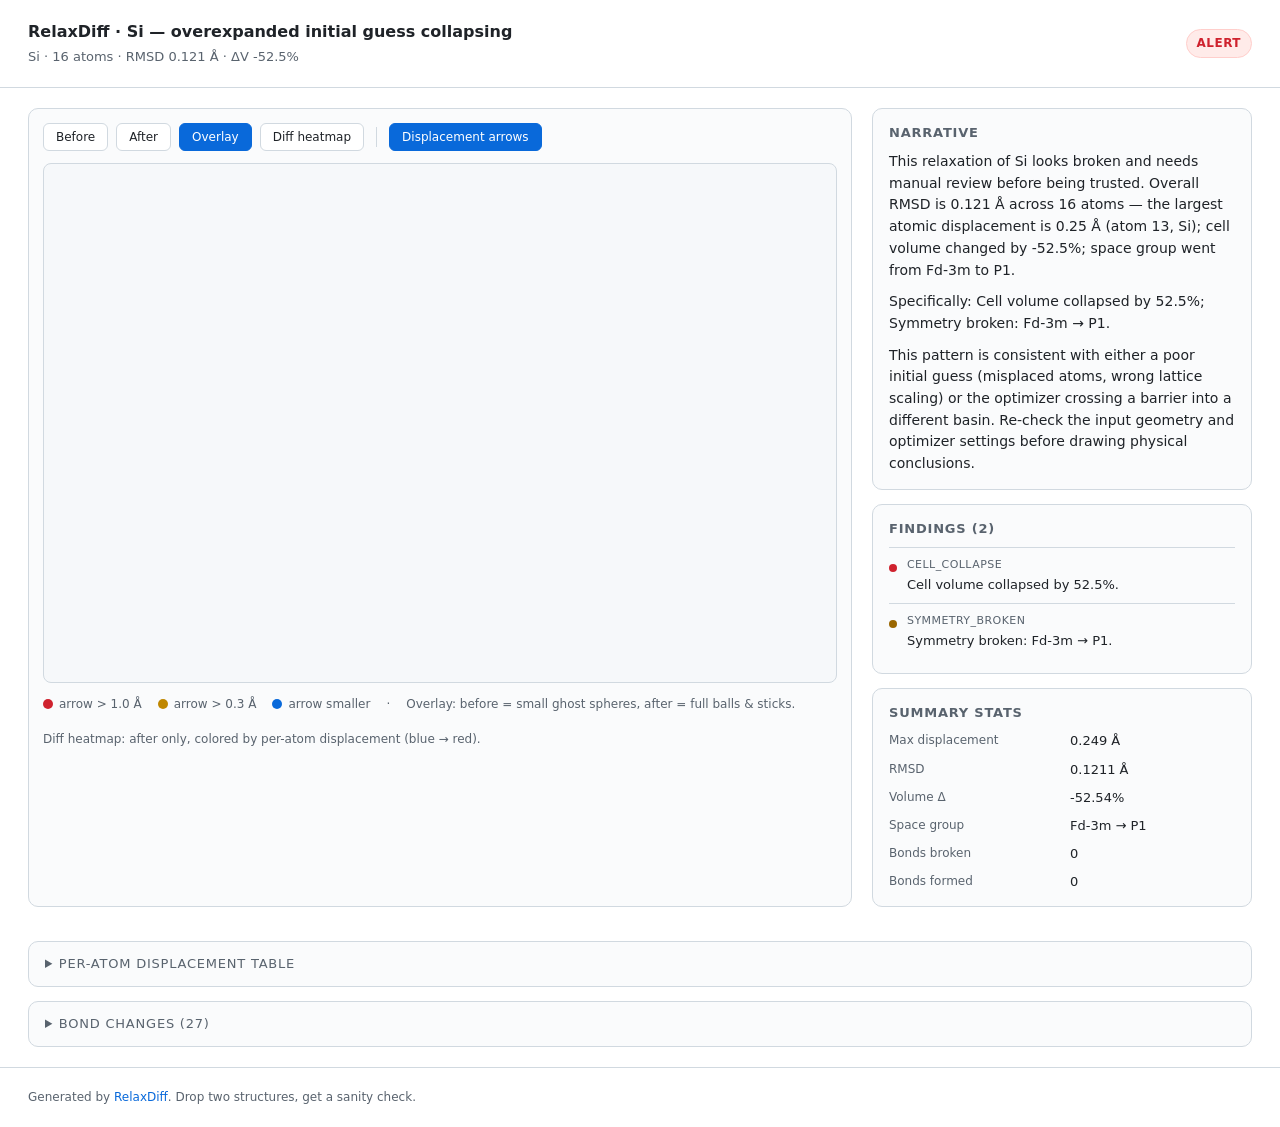
<file: docs/cases/collapse.html>
<!doctype html>
<html lang="en">
<head>
  <meta charset="utf-8" />
  <meta name="viewport" content="width=device-width, initial-scale=1" />
  <title>RelaxDiff · Si — overexpanded initial guess collapsing</title>
  <script src="https://3Dmol.org/build/3Dmol-min.js"></script>
  <style>:root {
  --bg: #ffffff;
  --panel: #fafbfc;
  --panel-2: #f0f3f6;
  --border: #d1d9e0;
  --text: #1f2328;
  --text-dim: #59636e;
  --accent: #0969da;
  --viewer-bg: #f6f8fa;

  --ok: #1a7f37;
  --info: #0969da;
  --warn: #9a6700;
  --alert: #cf222e;
}

* { box-sizing: border-box; }

body {
  margin: 0;
  font-family: -apple-system, BlinkMacSystemFont, "Inter", "SF Pro Text", system-ui, sans-serif;
  background: var(--bg);
  color: var(--text);
  font-size: 14px;
  line-height: 1.55;
}

header {
  padding: 20px 28px;
  border-bottom: 1px solid var(--border);
  display: flex;
  align-items: center;
  justify-content: space-between;
  background: var(--bg);
}

header .title { font-size: 16px; font-weight: 600; }
header .subtitle { color: var(--text-dim); font-size: 13px; margin-top: 2px; }

.severity-chip {
  display: inline-block;
  padding: 4px 10px;
  border-radius: 999px;
  font-size: 12px;
  font-weight: 600;
  text-transform: uppercase;
  letter-spacing: 0.04em;
  border: 1px solid transparent;
}
.severity-ok    { background: #dafbe1; color: var(--ok);    border-color: #aceebb; }
.severity-info  { background: #ddf4ff; color: var(--info);  border-color: #b6e3ff; }
.severity-warn  { background: #fff8c5; color: var(--warn);  border-color: #f0e2a3; }
.severity-alert { background: #ffebe9; color: var(--alert); border-color: #ffcecb; }

main {
  display: grid;
  grid-template-columns: 1fr 380px;
  gap: 20px;
  padding: 20px 28px;
  max-width: 1400px;
  margin: 0 auto;
}

@media (max-width: 980px) {
  main { grid-template-columns: 1fr; }
}

.viewer-card {
  background: var(--panel);
  border: 1px solid var(--border);
  border-radius: 10px;
  padding: 14px;
  display: flex;
  flex-direction: column;
  gap: 12px;
}

.viewer-controls {
  display: flex;
  gap: 8px;
  flex-wrap: wrap;
}

.viewer-controls button {
  background: #ffffff;
  color: var(--text);
  border: 1px solid var(--border);
  padding: 6px 12px;
  border-radius: 6px;
  font-size: 12px;
  cursor: pointer;
  font-family: inherit;
}
.viewer-controls button.active {
  background: var(--accent);
  border-color: var(--accent);
  color: #ffffff;
}
.viewer-controls button:hover:not(.active) { border-color: var(--accent); color: var(--accent); }

.viewer-controls .divider {
  width: 1px; background: var(--border); margin: 4px 4px; align-self: stretch;
}

#viewer {
  width: 100%;
  height: 520px;
  background: var(--viewer-bg);
  border-radius: 8px;
  position: relative;
  border: 1px solid var(--border);
}

.legend {
  display: flex;
  gap: 16px;
  font-size: 12px;
  color: var(--text-dim);
  flex-wrap: wrap;
}
.legend-dot {
  display: inline-block;
  width: 10px; height: 10px;
  border-radius: 50%;
  vertical-align: middle;
  margin-right: 6px;
}

.sidebar {
  display: flex;
  flex-direction: column;
  gap: 14px;
}

.card {
  background: var(--panel);
  border: 1px solid var(--border);
  border-radius: 10px;
  padding: 14px 16px;
}

.card h3 {
  margin: 0 0 8px;
  font-size: 13px;
  text-transform: uppercase;
  letter-spacing: 0.06em;
  color: var(--text-dim);
}

.narrative p { margin: 0 0 10px; }
.narrative p:last-child { margin-bottom: 0; }

.finding {
  display: flex;
  gap: 10px;
  align-items: flex-start;
  padding: 8px 0;
  border-top: 1px solid var(--border);
}
.finding:first-child { border-top: none; }
.finding .pill {
  flex-shrink: 0;
  width: 8px; height: 8px;
  border-radius: 50%;
  margin-top: 8px;
}
.finding .pill.ok    { background: var(--ok); }
.finding .pill.info  { background: var(--info); }
.finding .pill.warn  { background: var(--warn); }
.finding .pill.alert { background: var(--alert); }
.finding .body { flex: 1; }
.finding .rule { font-size: 11px; color: var(--text-dim); text-transform: uppercase; letter-spacing: 0.04em; }
.finding .short { font-size: 13px; margin-top: 2px; }

.stats {
  display: grid;
  grid-template-columns: 1fr 1fr;
  gap: 8px 16px;
}
.stat-label { color: var(--text-dim); font-size: 12px; }
.stat-value { font-size: 13px; font-variant-numeric: tabular-nums; }

details {
  background: var(--panel);
  border: 1px solid var(--border);
  border-radius: 10px;
  padding: 12px 16px;
  margin: 14px 28px;
  max-width: 1400px;
}
details summary {
  cursor: pointer;
  font-size: 13px;
  color: var(--text-dim);
  text-transform: uppercase;
  letter-spacing: 0.06em;
}
details[open] summary { margin-bottom: 10px; }

table {
  width: 100%;
  border-collapse: collapse;
  font-size: 12px;
  font-variant-numeric: tabular-nums;
}
table th, table td {
  text-align: left;
  padding: 6px 10px;
  border-bottom: 1px solid var(--border);
}
table th { color: var(--text-dim); font-weight: 500; }

footer {
  padding: 20px 28px;
  color: var(--text-dim);
  font-size: 12px;
  border-top: 1px solid var(--border);
  margin-top: 20px;
}
footer a { color: var(--accent); text-decoration: none; }</style>
</head>
<body>

<header>
  <div>
    <div class="title">RelaxDiff · Si — overexpanded initial guess collapsing</div>
    <div class="subtitle">
      Si · 16 atoms ·
      RMSD 0.121 Å ·
      ΔV -52.5%
    </div>
  </div>
  <div class="severity-chip severity-alert">
    alert
  </div>
</header>

<main>
  <section class="viewer-card">
    <div class="viewer-controls">
      <button data-mode="before">Before</button>
      <button data-mode="after">After</button>
      <button data-mode="overlay" class="active">Overlay</button>
      <button data-mode="diff">Diff heatmap</button>
      <span class="divider"></span>
      <button id="toggle-arrows" class="active">Displacement arrows</button>
    </div>
    <div id="viewer"></div>
    <div class="legend">
      <span><span class="legend-dot" style="background:#cf222e"></span>arrow &gt; 1.0 Å</span>
      <span><span class="legend-dot" style="background:#bf8700"></span>arrow &gt; 0.3 Å</span>
      <span><span class="legend-dot" style="background:#0969da"></span>arrow smaller</span>
      <span style="color: var(--text-dim);">·</span>
      <span style="color: var(--text-dim);">Overlay: before = small ghost spheres, after = full balls &amp; sticks.</span>
      <span style="color: var(--text-dim);">Diff heatmap: after only, colored by per-atom displacement (blue → red).</span>
    </div>
  </section>

  <aside class="sidebar">
    <div class="card narrative">
      <h3>Narrative</h3>
      <p>This relaxation of Si looks broken and needs manual review before being trusted. Overall RMSD is 0.121 Å across 16 atoms — the largest atomic displacement is 0.25 Å (atom 13, Si); cell volume changed by -52.5%; space group went from Fd-3m to P1.</p>
<p>Specifically: Cell volume collapsed by 52.5%; Symmetry broken: Fd-3m → P1.</p>
<p>This pattern is consistent with either a poor initial guess (misplaced atoms, wrong lattice scaling) or the optimizer crossing a barrier into a different basin. Re-check the input geometry and optimizer settings before drawing physical conclusions.</p>
    </div>

    <div class="card">
      <h3>Findings (2)</h3>
      
      <div class="finding">
        <div class="pill alert"></div>
        <div class="body">
          <div class="rule">cell_collapse</div>
          <div class="short">Cell volume collapsed by 52.5%.</div>
        </div>
      </div>
      
      <div class="finding">
        <div class="pill warn"></div>
        <div class="body">
          <div class="rule">symmetry_broken</div>
          <div class="short">Symmetry broken: Fd-3m → P1.</div>
        </div>
      </div>
      
    </div>

    <div class="card">
      <h3>Summary stats</h3>
      <div class="stats">
        <div class="stat-label">Max displacement</div>
        <div class="stat-value">0.249 Å</div>
        <div class="stat-label">RMSD</div>
        <div class="stat-value">0.1211 Å</div>
        <div class="stat-label">Volume Δ</div>
        <div class="stat-value">-52.54%</div>
        <div class="stat-label">Space group</div>
        <div class="stat-value">Fd-3m → P1</div>
        <div class="stat-label">Bonds broken</div>
        <div class="stat-value">0</div>
        <div class="stat-label">Bonds formed</div>
        <div class="stat-value">0</div>
      </div>
    </div>
  </aside>
</main>

<details>
  <summary>Per-atom displacement table</summary>
  <table>
    <thead>
      <tr>
        <th>#</th><th>Element</th><th>Displacement (Å)</th><th>CN before</th><th>CN after</th><th>ΔCN</th>
      </tr>
    </thead>
    <tbody>
      
      <tr>
        <td>0</td>
        <td>Si</td>
        <td>0.044</td>
        <td>4</td>
        <td>4</td>
        <td>—</td>
      </tr>
      
      <tr>
        <td>1</td>
        <td>Si</td>
        <td>0.164</td>
        <td>4</td>
        <td>4</td>
        <td>—</td>
      </tr>
      
      <tr>
        <td>2</td>
        <td>Si</td>
        <td>0.164</td>
        <td>4</td>
        <td>4</td>
        <td>—</td>
      </tr>
      
      <tr>
        <td>3</td>
        <td>Si</td>
        <td>0.091</td>
        <td>4</td>
        <td>4</td>
        <td>—</td>
      </tr>
      
      <tr>
        <td>4</td>
        <td>Si</td>
        <td>0.039</td>
        <td>4</td>
        <td>4</td>
        <td>—</td>
      </tr>
      
      <tr>
        <td>5</td>
        <td>Si</td>
        <td>0.163</td>
        <td>4</td>
        <td>4</td>
        <td>—</td>
      </tr>
      
      <tr>
        <td>6</td>
        <td>Si</td>
        <td>0.025</td>
        <td>4</td>
        <td>4</td>
        <td>—</td>
      </tr>
      
      <tr>
        <td>7</td>
        <td>Si</td>
        <td>0.023</td>
        <td>4</td>
        <td>4</td>
        <td>—</td>
      </tr>
      
      <tr>
        <td>8</td>
        <td>Si</td>
        <td>0.128</td>
        <td>4</td>
        <td>4</td>
        <td>—</td>
      </tr>
      
      <tr>
        <td>9</td>
        <td>Si</td>
        <td>0.101</td>
        <td>4</td>
        <td>4</td>
        <td>—</td>
      </tr>
      
      <tr>
        <td>10</td>
        <td>Si</td>
        <td>0.125</td>
        <td>4</td>
        <td>4</td>
        <td>—</td>
      </tr>
      
      <tr>
        <td>11</td>
        <td>Si</td>
        <td>0.066</td>
        <td>4</td>
        <td>4</td>
        <td>—</td>
      </tr>
      
      <tr>
        <td>12</td>
        <td>Si</td>
        <td>0.089</td>
        <td>4</td>
        <td>4</td>
        <td>—</td>
      </tr>
      
      <tr>
        <td>13</td>
        <td>Si</td>
        <td>0.249</td>
        <td>4</td>
        <td>4</td>
        <td>—</td>
      </tr>
      
      <tr>
        <td>14</td>
        <td>Si</td>
        <td>0.148</td>
        <td>4</td>
        <td>4</td>
        <td>—</td>
      </tr>
      
      <tr>
        <td>15</td>
        <td>Si</td>
        <td>0.059</td>
        <td>4</td>
        <td>4</td>
        <td>—</td>
      </tr>
      
    </tbody>
  </table>
</details>

<details>
  <summary>Bond changes (27)</summary>
  
  <table>
    <thead>
      <tr><th>i</th><th>j</th><th>Pair</th><th>Before (Å)</th><th>After (Å)</th><th>Δ (Å)</th><th>Kind</th></tr>
    </thead>
    <tbody>
      
      <tr>
        <td>0</td>
        <td>1</td>
        <td>Si–Si</td>
        <td>2.351</td>
        <td>1.589</td>
        <td>-0.762</td>
        <td>compressed</td>
      </tr>
      
      <tr>
        <td>0</td>
        <td>3</td>
        <td>Si–Si</td>
        <td>2.351</td>
        <td>1.965</td>
        <td>-0.387</td>
        <td>compressed</td>
      </tr>
      
      <tr>
        <td>0</td>
        <td>5</td>
        <td>Si–Si</td>
        <td>2.351</td>
        <td>1.808</td>
        <td>-0.544</td>
        <td>compressed</td>
      </tr>
      
      <tr>
        <td>0</td>
        <td>9</td>
        <td>Si–Si</td>
        <td>2.351</td>
        <td>1.811</td>
        <td>-0.540</td>
        <td>compressed</td>
      </tr>
      
      <tr>
        <td>1</td>
        <td>2</td>
        <td>Si–Si</td>
        <td>2.351</td>
        <td>1.920</td>
        <td>-0.431</td>
        <td>compressed</td>
      </tr>
      
      <tr>
        <td>1</td>
        <td>4</td>
        <td>Si–Si</td>
        <td>2.351</td>
        <td>1.739</td>
        <td>-0.612</td>
        <td>compressed</td>
      </tr>
      
      <tr>
        <td>1</td>
        <td>8</td>
        <td>Si–Si</td>
        <td>2.351</td>
        <td>1.933</td>
        <td>-0.418</td>
        <td>compressed</td>
      </tr>
      
      <tr>
        <td>2</td>
        <td>7</td>
        <td>Si–Si</td>
        <td>2.351</td>
        <td>1.788</td>
        <td>-0.563</td>
        <td>compressed</td>
      </tr>
      
      <tr>
        <td>2</td>
        <td>11</td>
        <td>Si–Si</td>
        <td>2.351</td>
        <td>1.727</td>
        <td>-0.624</td>
        <td>compressed</td>
      </tr>
      
      <tr>
        <td>3</td>
        <td>6</td>
        <td>Si–Si</td>
        <td>2.351</td>
        <td>1.690</td>
        <td>-0.661</td>
        <td>compressed</td>
      </tr>
      
      <tr>
        <td>3</td>
        <td>10</td>
        <td>Si–Si</td>
        <td>2.351</td>
        <td>1.914</td>
        <td>-0.437</td>
        <td>compressed</td>
      </tr>
      
      <tr>
        <td>4</td>
        <td>7</td>
        <td>Si–Si</td>
        <td>2.351</td>
        <td>1.994</td>
        <td>-0.357</td>
        <td>compressed</td>
      </tr>
      
      <tr>
        <td>4</td>
        <td>13</td>
        <td>Si–Si</td>
        <td>2.351</td>
        <td>1.845</td>
        <td>-0.506</td>
        <td>compressed</td>
      </tr>
      
      <tr>
        <td>5</td>
        <td>6</td>
        <td>Si–Si</td>
        <td>2.351</td>
        <td>1.895</td>
        <td>-0.456</td>
        <td>compressed</td>
      </tr>
      
      <tr>
        <td>5</td>
        <td>12</td>
        <td>Si–Si</td>
        <td>2.351</td>
        <td>1.529</td>
        <td>-0.822</td>
        <td>compressed</td>
      </tr>
      
      <tr>
        <td>6</td>
        <td>7</td>
        <td>Si–Si</td>
        <td>2.351</td>
        <td>1.754</td>
        <td>-0.597</td>
        <td>compressed</td>
      </tr>
      
      <tr>
        <td>6</td>
        <td>15</td>
        <td>Si–Si</td>
        <td>2.351</td>
        <td>1.914</td>
        <td>-0.438</td>
        <td>compressed</td>
      </tr>
      
      <tr>
        <td>7</td>
        <td>14</td>
        <td>Si–Si</td>
        <td>2.351</td>
        <td>1.773</td>
        <td>-0.578</td>
        <td>compressed</td>
      </tr>
      
      <tr>
        <td>8</td>
        <td>13</td>
        <td>Si–Si</td>
        <td>2.351</td>
        <td>1.639</td>
        <td>-0.712</td>
        <td>compressed</td>
      </tr>
      
      <tr>
        <td>9</td>
        <td>10</td>
        <td>Si–Si</td>
        <td>2.351</td>
        <td>1.783</td>
        <td>-0.569</td>
        <td>compressed</td>
      </tr>
      
      <tr>
        <td>9</td>
        <td>12</td>
        <td>Si–Si</td>
        <td>2.351</td>
        <td>1.775</td>
        <td>-0.576</td>
        <td>compressed</td>
      </tr>
      
      <tr>
        <td>10</td>
        <td>11</td>
        <td>Si–Si</td>
        <td>2.351</td>
        <td>1.813</td>
        <td>-0.539</td>
        <td>compressed</td>
      </tr>
      
      <tr>
        <td>10</td>
        <td>15</td>
        <td>Si–Si</td>
        <td>2.351</td>
        <td>1.775</td>
        <td>-0.576</td>
        <td>compressed</td>
      </tr>
      
      <tr>
        <td>11</td>
        <td>14</td>
        <td>Si–Si</td>
        <td>2.351</td>
        <td>1.990</td>
        <td>-0.362</td>
        <td>compressed</td>
      </tr>
      
      <tr>
        <td>12</td>
        <td>15</td>
        <td>Si–Si</td>
        <td>2.351</td>
        <td>1.706</td>
        <td>-0.645</td>
        <td>compressed</td>
      </tr>
      
      <tr>
        <td>13</td>
        <td>14</td>
        <td>Si–Si</td>
        <td>2.351</td>
        <td>1.697</td>
        <td>-0.655</td>
        <td>compressed</td>
      </tr>
      
      <tr>
        <td>14</td>
        <td>15</td>
        <td>Si–Si</td>
        <td>2.351</td>
        <td>1.912</td>
        <td>-0.440</td>
        <td>compressed</td>
      </tr>
      
    </tbody>
  </table>
  
</details>

<footer>
  Generated by <a href="https://github.com/zoe/relaxdiff">RelaxDiff</a>.
  Drop two structures, get a sanity check.
</footer>

<script id="relaxdiff-payload" type="application/json">{"title": "RelaxDiff \u00b7 Si \u2014 overexpanded initial guess collapsing", "narrative_html": "<p>This relaxation of Si looks broken and needs manual review before being trusted. Overall RMSD is 0.121 \u00c5 across 16 atoms \u2014 the largest atomic displacement is 0.25 \u00c5 (atom 13, Si); cell volume changed by -52.5%; space group went from Fd-3m to P1.</p>\n<p>Specifically: Cell volume collapsed by 52.5%; Symmetry broken: Fd-3m \u2192 P1.</p>\n<p>This pattern is consistent with either a poor initial guess (misplaced atoms, wrong lattice scaling) or the optimizer crossing a barrier into a different basin. Re-check the input geometry and optimizer settings before drawing physical conclusions.</p>", "diagnosis": {"findings": [{"rule": "cell_collapse", "severity": "alert", "short": "Cell volume collapsed by 52.5%.", "magnitude": -0.5254479999999998, "atoms_involved": [], "detail": {"volume_before": 320.2060139999999, "volume_after": 151.95440435572803}}, {"rule": "symmetry_broken", "severity": "warn", "short": "Symmetry broken: Fd-3m \u2192 P1.", "magnitude": 226.0, "atoms_involved": [], "detail": {"before": {"space_group_number": 227, "space_group_symbol": "Fd-3m", "point_group": "m-3m", "crystal_system": "cubic", "n_symmetry_ops": 384, "symprec": 0.2}, "after": {"space_group_number": 1, "space_group_symbol": "P1", "point_group": "1", "crystal_system": "triclinic", "n_symmetry_ops": 1, "symprec": 0.2}}}], "overall_severity": "alert", "summary_stats": {"max_displacement": 0.24882498392083616, "rmsd": 0.12108390348542526, "volume_change_frac": -0.5254479999999998, "space_group_before": 227, "space_group_after": 1, "bonds_broken": 0, "bonds_formed": 0, "n_atoms_moved_over_0p5A": 0}}, "geometry": {"per_atom": [{"index": 0, "element": "Si", "displacement": 0.04373811820388071, "displacement_vec": [-0.030338238134763138, 0.006356336670918628, -0.030857920782531346], "cn_before": 4, "cn_after": 4, "cn_change": 0}, {"index": 1, "element": "Si", "displacement": 0.1636253702748522, "displacement_vec": [-0.10845924989616194, -0.03584805573452907, -0.11715276270578717], "cn_before": 4, "cn_after": 4, "cn_change": 0}, {"index": 2, "element": "Si", "displacement": 0.16420055092623237, "displacement_vec": [-0.11191025004801276, -0.014536016810110129, -0.11927540012075283], "cn_before": 4, "cn_after": 4, "cn_change": 0}, {"index": 3, "element": "Si", "displacement": 0.09083076388593203, "displacement_vec": [0.058913059087797384, -0.015018534484131894, 0.06748275897567149], "cn_before": 4, "cn_after": 4, "cn_change": 0}, {"index": 4, "element": "Si", "displacement": 0.038506765300386915, "displacement_vec": [-0.015079235575460686, 0.020976472126018247, -0.02855477622929695], "cn_before": 4, "cn_after": 4, "cn_change": 0}, {"index": 5, "element": "Si", "displacement": 0.1631174619328077, "displacement_vec": [0.09320715471824016, 0.028969813037436853, 0.13069232046798682], "cn_before": 4, "cn_after": 4, "cn_change": 0}, {"index": 6, "element": "Si", "displacement": 0.024623764446473094, "displacement_vec": [0.012609984409943261, 0.00920533935715351, 0.019041528195394952], "cn_before": 4, "cn_after": 4, "cn_change": 0}, {"index": 7, "element": "Si", "displacement": 0.022675639627812796, "displacement_vec": [-0.01664952052827537, -0.002607250323491393, -0.01517169550378682], "cn_before": 4, "cn_after": 4, "cn_change": 0}, {"index": 8, "element": "Si", "displacement": 0.1277543443386922, "displacement_vec": [-0.07500364989420143, 0.0029652943415293966, -0.10337713494494462], "cn_before": 4, "cn_after": 4, "cn_change": 0}, {"index": 9, "element": "Si", "displacement": 0.1007742839341626, "displacement_vec": [0.06940451602219762, 0.009418042254999875, 0.07245529613665776], "cn_before": 4, "cn_after": 4, "cn_change": 0}, {"index": 10, "element": "Si", "displacement": 0.12473623799977213, "displacement_vec": [-0.09291086026908292, 0.0007801799297009285, -0.08322314842441395], "cn_before": 4, "cn_after": 4, "cn_change": 0}, {"index": 11, "element": "Si", "displacement": 0.06643536890389903, "displacement_vec": [-0.05516151319353833, -0.016755607083495796, -0.033016894688322175], "cn_before": 4, "cn_after": 4, "cn_change": 0}, {"index": 12, "element": "Si", "displacement": 0.0886292071120103, "displacement_vec": [-0.0595648535419071, -0.006552931352534009, -0.06530102347225311], "cn_before": 4, "cn_after": 4, "cn_change": 0}, {"index": 13, "element": "Si", "displacement": 0.24882498392083616, "displacement_vec": [0.1785402045907285, 0.014847118130611826, 0.17267550796543452], "cn_before": 4, "cn_after": 4, "cn_change": 0}, {"index": 14, "element": "Si", "displacement": 0.14767825369701978, "displacement_vec": [0.10435072385539305, -0.01669119624914498, 0.10315617777733611], "cn_before": 4, "cn_after": 4, "cn_change": 0}, {"index": 15, "element": "Si", "displacement": 0.05869216375006706, "displacement_vec": [0.04805172839710174, 0.014490996189067292, 0.030427167353605067], "cn_before": 4, "cn_after": 4, "cn_change": 0}], "bond_changes": [{"i": 0, "j": 1, "element_i": "Si", "element_j": "Si", "length_before": 2.351258971274751, "length_after": 1.5894036586053746, "delta": -0.7618553126693763, "kind": "compressed"}, {"i": 0, "j": 3, "element_i": "Si", "element_j": "Si", "length_before": 2.351258971274751, "length_after": 1.9645656892022831, "delta": -0.3866932820724678, "kind": "compressed"}, {"i": 0, "j": 5, "element_i": "Si", "element_j": "Si", "length_before": 2.351258971274751, "length_after": 1.807533086784916, "delta": -0.5437258844898349, "kind": "compressed"}, {"i": 0, "j": 9, "element_i": "Si", "element_j": "Si", "length_before": 2.351258971274751, "length_after": 1.8112219959855542, "delta": -0.5400369752891967, "kind": "compressed"}, {"i": 1, "j": 2, "element_i": "Si", "element_j": "Si", "length_before": 2.351258971274751, "length_after": 1.9200175195642661, "delta": -0.4312414517104848, "kind": "compressed"}, {"i": 1, "j": 4, "element_i": "Si", "element_j": "Si", "length_before": 2.351258971274751, "length_after": 1.7388458365965693, "delta": -0.6124131346781816, "kind": "compressed"}, {"i": 1, "j": 8, "element_i": "Si", "element_j": "Si", "length_before": 2.351258971274751, "length_after": 1.9331698190607374, "delta": -0.41808915221401355, "kind": "compressed"}, {"i": 2, "j": 7, "element_i": "Si", "element_j": "Si", "length_before": 2.351258971274751, "length_after": 1.7880127116828786, "delta": -0.5632462595918724, "kind": "compressed"}, {"i": 2, "j": 11, "element_i": "Si", "element_j": "Si", "length_before": 2.351258971274751, "length_after": 1.727334373728271, "delta": -0.62392459754648, "kind": "compressed"}, {"i": 3, "j": 6, "element_i": "Si", "element_j": "Si", "length_before": 2.351258971274751, "length_after": 1.6902542145985189, "delta": -0.661004756676232, "kind": "compressed"}, {"i": 3, "j": 10, "element_i": "Si", "element_j": "Si", "length_before": 2.351258971274751, "length_after": 1.9144840938491041, "delta": -0.4367748774256468, "kind": "compressed"}, {"i": 4, "j": 7, "element_i": "Si", "element_j": "Si", "length_before": 2.351258971274751, "length_after": 1.9939458282409512, "delta": -0.3573131430337997, "kind": "compressed"}, {"i": 4, "j": 13, "element_i": "Si", "element_j": "Si", "length_before": 2.351258971274751, "length_after": 1.845118748356158, "delta": -0.506140222918593, "kind": "compressed"}, {"i": 5, "j": 6, "element_i": "Si", "element_j": "Si", "length_before": 2.351258971274751, "length_after": 1.8950175793341937, "delta": -0.45624139194055724, "kind": "compressed"}, {"i": 5, "j": 12, "element_i": "Si", "element_j": "Si", "length_before": 2.351258971274751, "length_after": 1.5291050324515245, "delta": -0.8221539388232264, "kind": "compressed"}, {"i": 6, "j": 7, "element_i": "Si", "element_j": "Si", "length_before": 2.351258971274751, "length_after": 1.754276047317014, "delta": -0.5969829239577369, "kind": "compressed"}, {"i": 6, "j": 15, "element_i": "Si", "element_j": "Si", "length_before": 2.351258971274751, "length_after": 1.913674596548688, "delta": -0.4375843747260628, "kind": "compressed"}, {"i": 7, "j": 14, "element_i": "Si", "element_j": "Si", "length_before": 2.351258971274751, "length_after": 1.7731385793254877, "delta": -0.5781203919492632, "kind": "compressed"}, {"i": 8, "j": 13, "element_i": "Si", "element_j": "Si", "length_before": 2.351258971274751, "length_after": 1.6390700809182204, "delta": -0.7121888903565305, "kind": "compressed"}, {"i": 9, "j": 10, "element_i": "Si", "element_j": "Si", "length_before": 2.351258971274751, "length_after": 1.7826414888343485, "delta": -0.5686174824404024, "kind": "compressed"}, {"i": 9, "j": 12, "element_i": "Si", "element_j": "Si", "length_before": 2.351258971274751, "length_after": 1.7749288022437975, "delta": -0.5763301690309535, "kind": "compressed"}, {"i": 10, "j": 11, "element_i": "Si", "element_j": "Si", "length_before": 2.351258971274751, "length_after": 1.8126613797454079, "delta": -0.5385975915293431, "kind": "compressed"}, {"i": 10, "j": 15, "element_i": "Si", "element_j": "Si", "length_before": 2.351258971274751, "length_after": 1.7748036652630401, "delta": -0.5764553060117108, "kind": "compressed"}, {"i": 11, "j": 14, "element_i": "Si", "element_j": "Si", "length_before": 2.351258971274751, "length_after": 1.989616745244434, "delta": -0.3616422260303169, "kind": "compressed"}, {"i": 12, "j": 15, "element_i": "Si", "element_j": "Si", "length_before": 2.351258971274751, "length_after": 1.7060669065136214, "delta": -0.6451920647611296, "kind": "compressed"}, {"i": 13, "j": 14, "element_i": "Si", "element_j": "Si", "length_before": 2.351258971274751, "length_after": 1.6965438173489373, "delta": -0.6547151539258136, "kind": "compressed"}, {"i": 14, "j": 15, "element_i": "Si", "element_j": "Si", "length_before": 2.351258971274751, "length_after": 1.911631140685174, "delta": -0.4396278305895769, "kind": "compressed"}], "cell": {"a_before": 7.679179643685906, "a_after": 5.989760122075007, "b_before": 7.679179643685906, "b_after": 5.989760122075007, "c_before": 7.679179643685906, "c_after": 5.989760122075007, "alpha_before": 60.00000000000001, "alpha_after": 59.99999999999999, "beta_before": 60.00000000000001, "beta_after": 59.99999999999999, "gamma_before": 60.00000000000001, "gamma_after": 59.99999999999999, "volume_before": 320.2060139999999, "volume_after": 151.95440435572803, "volume_change_frac": -0.5254479999999998}, "strain": [[-0.21999999999999997, 0.0, 0.0], [0.0, -0.21999999999999997, 0.0], [0.0, 0.0, -0.21999999999999997]], "rotation": [[0.0, -1.9767751103098082e-17, 1.0], [-1.976775110309808e-17, -1.0, -1.9767751103098082e-17], [1.0, -1.976775110309808e-17, 0.0]], "rmsd": 0.12108390348542526, "max_displacement": 0.24882498392083616, "max_displacement_index": 13, "formula": "Si", "n_atoms": 16}, "symmetry": {"before": {"space_group_number": 227, "space_group_symbol": "Fd-3m", "point_group": "m-3m", "crystal_system": "cubic", "n_symmetry_ops": 384, "symprec": 0.2}, "after": {"space_group_number": 1, "space_group_symbol": "P1", "point_group": "1", "crystal_system": "triclinic", "n_symmetry_ops": 1, "symprec": 0.2}, "space_group_changed": true, "direction": "broken", "tolerance_scan": [{"symprec": 0.001, "before_sg": 227, "after_sg": 1, "before_symbol": "Fd-3m", "after_symbol": "P1", "changed": true}, {"symprec": 0.01, "before_sg": 227, "after_sg": 1, "before_symbol": "Fd-3m", "after_symbol": "P1", "changed": true}, {"symprec": 0.05, "before_sg": 227, "after_sg": 1, "before_symbol": "Fd-3m", "after_symbol": "P1", "changed": true}, {"symprec": 0.1, "before_sg": 227, "after_sg": 1, "before_symbol": "Fd-3m", "after_symbol": "P1", "changed": true}, {"symprec": 0.2, "before_sg": 227, "after_sg": 1, "before_symbol": "Fd-3m", "after_symbol": "P1", "changed": true}]}, "before_cif": "# generated using pymatgen\ndata_Si\n_symmetry_space_group_name_H-M   'P 1'\n_cell_length_a   7.67917964\n_cell_length_b   7.67917964\n_cell_length_c   7.67917964\n_cell_angle_alpha   60.00000000\n_cell_angle_beta   60.00000000\n_cell_angle_gamma   60.00000000\n_symmetry_Int_Tables_number   1\n_chemical_formula_structural   Si\n_chemical_formula_sum   Si16\n_cell_volume   320.20601400\n_cell_formula_units_Z   16\nloop_\n _symmetry_equiv_pos_site_id\n _symmetry_equiv_pos_as_xyz\n  1  'x, y, z'\nloop_\n _atom_site_type_symbol\n _atom_site_label\n _atom_site_symmetry_multiplicity\n _atom_site_fract_x\n _atom_site_fract_y\n _atom_site_fract_z\n _atom_site_occupancy\n  Si  Si0  1  0.00000000  0.00000000  0.00000000  1\n  Si  Si1  1  0.12500000  0.12500000  0.12500000  1\n  Si  Si2  1  0.00000000  0.00000000  0.50000000  1\n  Si  Si3  1  0.12500000  0.12500000  0.62500000  1\n  Si  Si4  1  -0.00000000  0.50000000  0.00000000  1\n  Si  Si5  1  0.12500000  0.62500000  0.12500000  1\n  Si  Si6  1  0.00000000  0.50000000  0.50000000  1\n  Si  Si7  1  0.12500000  0.62500000  0.62500000  1\n  Si  Si8  1  0.50000000  0.00000000  0.00000000  1\n  Si  Si9  1  0.62500000  0.12500000  0.12500000  1\n  Si  Si10  1  0.50000000  0.00000000  0.50000000  1\n  Si  Si11  1  0.62500000  0.12500000  0.62500000  1\n  Si  Si12  1  0.50000000  0.50000000  0.00000000  1\n  Si  Si13  1  0.62500000  0.62500000  0.12500000  1\n  Si  Si14  1  0.50000000  0.50000000  0.50000000  1\n  Si  Si15  1  0.62500000  0.62500000  0.62500000  1\n", "after_cif": "# generated using pymatgen\ndata_Si\n_symmetry_space_group_name_H-M   'P 1'\n_cell_length_a   5.98976012\n_cell_length_b   5.98976012\n_cell_length_c   5.98976012\n_cell_angle_alpha   60.00000000\n_cell_angle_beta   60.00000000\n_cell_angle_gamma   60.00000000\n_symmetry_Int_Tables_number   1\n_chemical_formula_structural   Si\n_chemical_formula_sum   Si16\n_cell_volume   151.95440436\n_cell_formula_units_Z   16\nloop_\n _symmetry_equiv_pos_site_id\n _symmetry_equiv_pos_as_xyz\n  1  'x, y, z'\nloop_\n _atom_site_type_symbol\n _atom_site_label\n _atom_site_symmetry_multiplicity\n _atom_site_fract_x\n _atom_site_fract_y\n _atom_site_fract_z\n _atom_site_occupancy\n  Si  Si_12  1  0.00488586  -0.01165236  0.00575592  1\n  Si  Si_15  1  0.08771424  0.13166619  0.10226892  1\n  Si  Si_14  1  -0.01833347  -0.01175079  0.49399727  1\n  Si  Si_9  1  0.11960168  0.15064916  0.60525428  1\n  Si  Si_16  1  0.00627903  0.47792613  0.02883979  1\n  Si  Si_11  1  0.18062948  0.62391441  0.11787180  1\n  Si  Si_10  1  0.01308964  0.49556893  0.50232195  1\n  Si  Si_13  1  0.12405456  0.62389025  0.62158038  1\n  Si  Si_8  1  0.47873080  -0.02093785  0.02623370  1\n  Si  Si_3  1  0.63543765  0.13179323  0.13033004  1\n  Si  Si_2  1  0.50876268  -0.01887624  0.49254350  1\n  Si  Si_5  1  0.62951114  0.12990302  0.59243661  1\n  Si  Si_4  1  0.48971279  0.49256661  -0.00068371  1\n  Si  Si_7  1  0.63251919  0.64890889  0.14233787  1\n  Si  Si_6  1  0.48502784  0.53544125  0.48702775  1\n  Si  Si_1  1  0.62237689  0.62098915  0.65188394  1\n", "displacements": [{"index": 0, "element": "Si", "displacement": 0.04373811820388071, "vec": [-0.030338238134763138, 0.006356336670918628, -0.030857920782531346], "cn_before": 4, "cn_after": 4}, {"index": 1, "element": "Si", "displacement": 0.1636253702748522, "vec": [-0.10845924989616194, -0.03584805573452907, -0.11715276270578717], "cn_before": 4, "cn_after": 4}, {"index": 2, "element": "Si", "displacement": 0.16420055092623237, "vec": [-0.11191025004801276, -0.014536016810110129, -0.11927540012075283], "cn_before": 4, "cn_after": 4}, {"index": 3, "element": "Si", "displacement": 0.09083076388593203, "vec": [0.058913059087797384, -0.015018534484131894, 0.06748275897567149], "cn_before": 4, "cn_after": 4}, {"index": 4, "element": "Si", "displacement": 0.038506765300386915, "vec": [-0.015079235575460686, 0.020976472126018247, -0.02855477622929695], "cn_before": 4, "cn_after": 4}, {"index": 5, "element": "Si", "displacement": 0.1631174619328077, "vec": [0.09320715471824016, 0.028969813037436853, 0.13069232046798682], "cn_before": 4, "cn_after": 4}, {"index": 6, "element": "Si", "displacement": 0.024623764446473094, "vec": [0.012609984409943261, 0.00920533935715351, 0.019041528195394952], "cn_before": 4, "cn_after": 4}, {"index": 7, "element": "Si", "displacement": 0.022675639627812796, "vec": [-0.01664952052827537, -0.002607250323491393, -0.01517169550378682], "cn_before": 4, "cn_after": 4}, {"index": 8, "element": "Si", "displacement": 0.1277543443386922, "vec": [-0.07500364989420143, 0.0029652943415293966, -0.10337713494494462], "cn_before": 4, "cn_after": 4}, {"index": 9, "element": "Si", "displacement": 0.1007742839341626, "vec": [0.06940451602219762, 0.009418042254999875, 0.07245529613665776], "cn_before": 4, "cn_after": 4}, {"index": 10, "element": "Si", "displacement": 0.12473623799977213, "vec": [-0.09291086026908292, 0.0007801799297009285, -0.08322314842441395], "cn_before": 4, "cn_after": 4}, {"index": 11, "element": "Si", "displacement": 0.06643536890389903, "vec": [-0.05516151319353833, -0.016755607083495796, -0.033016894688322175], "cn_before": 4, "cn_after": 4}, {"index": 12, "element": "Si", "displacement": 0.0886292071120103, "vec": [-0.0595648535419071, -0.006552931352534009, -0.06530102347225311], "cn_before": 4, "cn_after": 4}, {"index": 13, "element": "Si", "displacement": 0.24882498392083616, "vec": [0.1785402045907285, 0.014847118130611826, 0.17267550796543452], "cn_before": 4, "cn_after": 4}, {"index": 14, "element": "Si", "displacement": 0.14767825369701978, "vec": [0.10435072385539305, -0.01669119624914498, 0.10315617777733611], "cn_before": 4, "cn_after": 4}, {"index": 15, "element": "Si", "displacement": 0.05869216375006706, "vec": [0.04805172839710174, 0.014490996189067292, 0.030427167353605067], "cn_before": 4, "cn_after": 4}], "max_displacement": 0.24882498392083616, "severity_overall": "alert", "viewer_lib": "embedded", "threedmol_url": "https://3Dmol.org/build/3Dmol-min.js"}</script>
<script>
  window.__RELAXDIFF__ = JSON.parse(document.getElementById("relaxdiff-payload").textContent);
</script>
<script>// In-page viewer logic. Reads window.__RELAXDIFF__ payload and drives 3Dmol.js.

(function () {
  const data = window.__RELAXDIFF__;
  if (!data) return;

  const viewer = $3Dmol.createViewer("viewer", { backgroundColor: "#f6f8fa" });

  // Two models: 0 = before, 1 = after (aligned).
  const beforeModel = viewer.addModel(data.before_cif, "cif", { keepH: true });
  const afterModel  = viewer.addModel(data.after_cif,  "cif", { keepH: true });

  const ARROW_BIG   = "#cf222e"; // > 1.0 Å
  const ARROW_MID   = "#bf8700"; // > 0.3 Å
  const ARROW_SMALL = "#0969da"; // smaller

  // ---- displacement-magnitude color spectrum for the Diff mode ----
  // 0 Å → blue, max → red.
  function magnitudeColor(d, dMax) {
    const t = dMax > 1e-6 ? Math.min(1, d / dMax) : 0;
    // Interpolate blue (9,105,218) → orange (191,135,0) → red (207,34,46)
    let r, g, b;
    if (t < 0.5) {
      const u = t / 0.5;
      r = Math.round(9 + (191 - 9) * u);
      g = Math.round(105 + (135 - 105) * u);
      b = Math.round(218 + (0 - 218) * u);
    } else {
      const u = (t - 0.5) / 0.5;
      r = Math.round(191 + (207 - 191) * u);
      g = Math.round(135 + (34 - 135) * u);
      b = Math.round(0 + (46 - 0) * u);
    }
    return `rgb(${r},${g},${b})`;
  }

  const dMax = data.max_displacement || 1.0;

  // Stash displacement on each after-atom for the Diff coloring mode.
  const afterAtomsRaw = afterModel.selectedAtoms({});
  data.displacements.forEach((d) => {
    const a = afterAtomsRaw[d.index];
    if (a) {
      a.properties = a.properties || {};
      a.properties.disp = d.displacement;
      a.properties.dispColor = magnitudeColor(d.displacement, dMax);
    }
  });

  function applyStyle(mode) {
    // mode: "before" | "after" | "overlay" | "diff"
    if (mode === "before") {
      viewer.setStyle({ model: beforeModel }, {
        stick:  { radius: 0.14 },
        sphere: { scale: 0.32 },
      });
      viewer.setStyle({ model: afterModel }, { stick: { hidden: true }, sphere: { hidden: true } });
    } else if (mode === "after") {
      viewer.setStyle({ model: beforeModel }, { stick: { hidden: true }, sphere: { hidden: true } });
      viewer.setStyle({ model: afterModel }, {
        stick:  { radius: 0.14 },
        sphere: { scale: 0.32 },
      });
    } else if (mode === "overlay") {
      // BEFORE = small ghost spheres only, no bonds → reduces visual noise.
      viewer.setStyle({ model: beforeModel }, {
        sphere: { scale: 0.18, opacity: 0.35 },
        stick:  { hidden: true },
      });
      viewer.setStyle({ model: afterModel }, {
        stick:  { radius: 0.14 },
        sphere: { scale: 0.30 },
      });
    } else if (mode === "diff") {
      // Hide before entirely; color after atoms by displacement magnitude.
      // No bonds, so movement signal is dominant.
      viewer.setStyle({ model: beforeModel }, { stick: { hidden: true }, sphere: { hidden: true } });
      viewer.setStyle({ model: afterModel }, { sphere: { scale: 0.34 } });
      const atoms = afterModel.selectedAtoms({});
      atoms.forEach((a) => {
        if (a.properties && a.properties.dispColor) {
          viewer.setStyle({ model: afterModel, serial: a.serial },
                          { sphere: { scale: 0.34, color: a.properties.dispColor } });
        }
      });
    }
    viewer.render();
  }

  function addArrows() {
    viewer.removeAllShapes();
    const top = [...data.displacements]
      .sort((a, b) => b.displacement - a.displacement)
      .slice(0, 24);

    const afterAtoms = afterModel.selectedAtoms({});
    top.forEach((d) => {
      if (d.displacement < 0.05) return;
      const a = afterAtoms[d.index];
      if (!a) return;
      const end = { x: a.x, y: a.y, z: a.z };
      const start = { x: a.x - d.vec[0], y: a.y - d.vec[1], z: a.z - d.vec[2] };
      viewer.addArrow({
        start: start,
        end: end,
        radius: 0.08,
        radiusRatio: 2.2,
        color: d.displacement > 1.0 ? ARROW_BIG
              : d.displacement > 0.3 ? ARROW_MID
              : ARROW_SMALL,
      });
    });
    viewer.addUnitCell(afterModel, { box: { color: "#59636e" } });
    viewer.render();
  }

  function clearShapes() {
    viewer.removeAllShapes();
    viewer.addUnitCell(afterModel, { box: { color: "#59636e" } });
    viewer.render();
  }

  // ---- wire up controls ----
  // Allow #before / #after / #overlay / #diff URL hash to set the initial mode,
  // handy for screenshots and shareable links.
  const allowedModes = ["before", "after", "overlay", "diff"];
  const initialMode = allowedModes.includes(window.location.hash.replace("#", ""))
    ? window.location.hash.replace("#", "")
    : "overlay";

  const state = { mode: initialMode, arrows: true };

  document.querySelectorAll("[data-mode]").forEach((btn) => {
    btn.addEventListener("click", () => {
      document.querySelectorAll("[data-mode]").forEach((b) => b.classList.remove("active"));
      btn.classList.add("active");
      state.mode = btn.dataset.mode;
      applyStyle(state.mode);
    });
  });

  const arrowsBtn = document.getElementById("toggle-arrows");
  if (arrowsBtn) {
    arrowsBtn.addEventListener("click", () => {
      state.arrows = !state.arrows;
      arrowsBtn.classList.toggle("active", state.arrows);
      if (state.arrows) addArrows();
      else clearShapes();
    });
  }

  // initial render — apply state.mode (may be set by hash) and reflect on button
  applyStyle(state.mode);
  document.querySelectorAll("[data-mode]").forEach((b) => {
    b.classList.toggle("active", b.dataset.mode === state.mode);
  });
  addArrows();
  viewer.zoomTo();
  viewer.render();
})();</script>

</body>
</html>
</file>
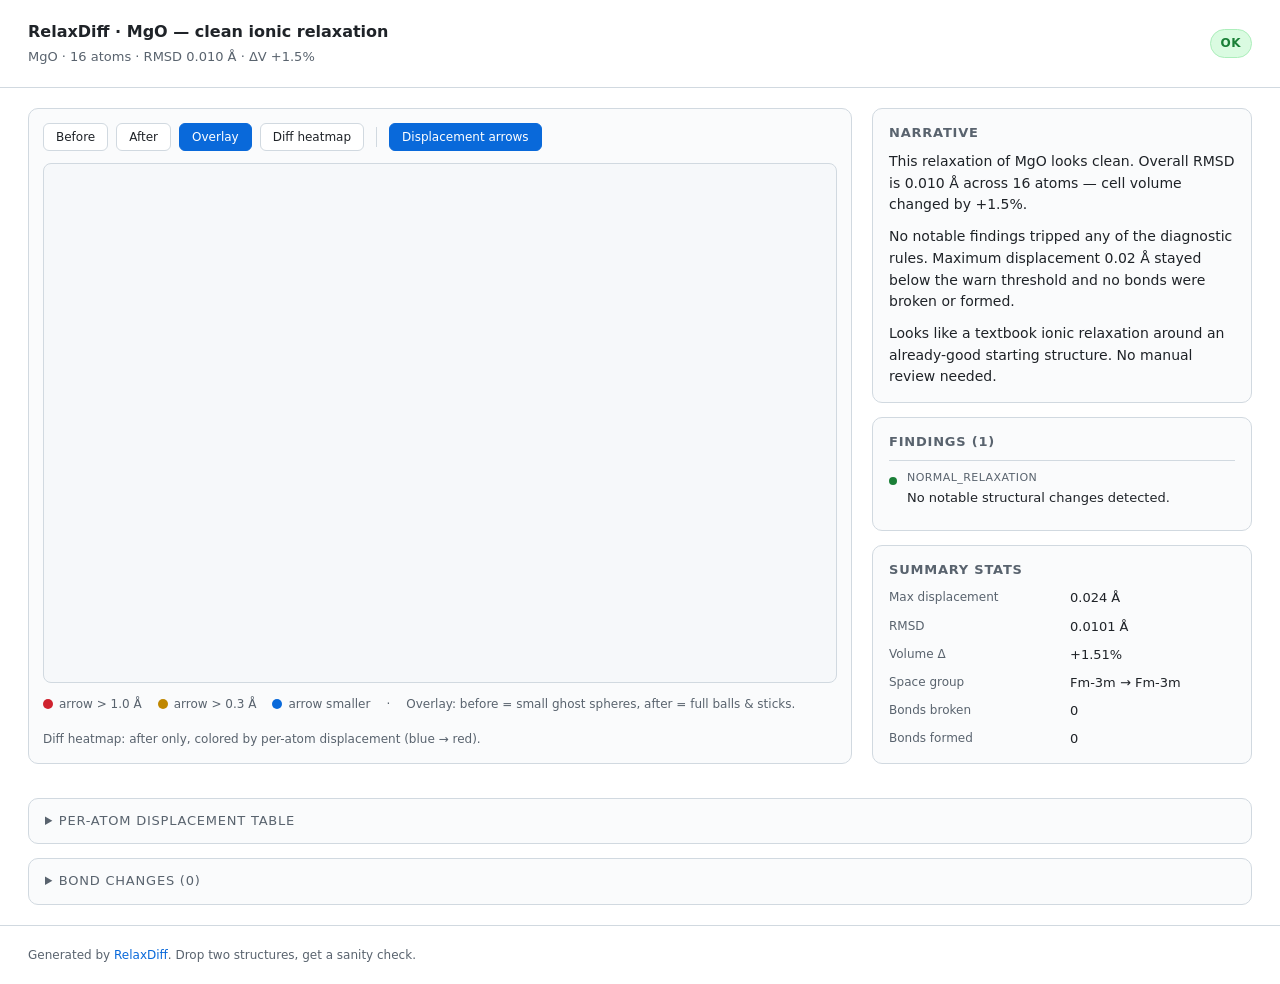
<file: docs/cases/mgo_normal.html>
<!doctype html>
<html lang="en">
<head>
  <meta charset="utf-8" />
  <meta name="viewport" content="width=device-width, initial-scale=1" />
  <title>RelaxDiff · MgO — clean ionic relaxation</title>
  <script src="https://3Dmol.org/build/3Dmol-min.js"></script>
  <style>:root {
  --bg: #ffffff;
  --panel: #fafbfc;
  --panel-2: #f0f3f6;
  --border: #d1d9e0;
  --text: #1f2328;
  --text-dim: #59636e;
  --accent: #0969da;
  --viewer-bg: #f6f8fa;

  --ok: #1a7f37;
  --info: #0969da;
  --warn: #9a6700;
  --alert: #cf222e;
}

* { box-sizing: border-box; }

body {
  margin: 0;
  font-family: -apple-system, BlinkMacSystemFont, "Inter", "SF Pro Text", system-ui, sans-serif;
  background: var(--bg);
  color: var(--text);
  font-size: 14px;
  line-height: 1.55;
}

header {
  padding: 20px 28px;
  border-bottom: 1px solid var(--border);
  display: flex;
  align-items: center;
  justify-content: space-between;
  background: var(--bg);
}

header .title { font-size: 16px; font-weight: 600; }
header .subtitle { color: var(--text-dim); font-size: 13px; margin-top: 2px; }

.severity-chip {
  display: inline-block;
  padding: 4px 10px;
  border-radius: 999px;
  font-size: 12px;
  font-weight: 600;
  text-transform: uppercase;
  letter-spacing: 0.04em;
  border: 1px solid transparent;
}
.severity-ok    { background: #dafbe1; color: var(--ok);    border-color: #aceebb; }
.severity-info  { background: #ddf4ff; color: var(--info);  border-color: #b6e3ff; }
.severity-warn  { background: #fff8c5; color: var(--warn);  border-color: #f0e2a3; }
.severity-alert { background: #ffebe9; color: var(--alert); border-color: #ffcecb; }

main {
  display: grid;
  grid-template-columns: 1fr 380px;
  gap: 20px;
  padding: 20px 28px;
  max-width: 1400px;
  margin: 0 auto;
}

@media (max-width: 980px) {
  main { grid-template-columns: 1fr; }
}

.viewer-card {
  background: var(--panel);
  border: 1px solid var(--border);
  border-radius: 10px;
  padding: 14px;
  display: flex;
  flex-direction: column;
  gap: 12px;
}

.viewer-controls {
  display: flex;
  gap: 8px;
  flex-wrap: wrap;
}

.viewer-controls button {
  background: #ffffff;
  color: var(--text);
  border: 1px solid var(--border);
  padding: 6px 12px;
  border-radius: 6px;
  font-size: 12px;
  cursor: pointer;
  font-family: inherit;
}
.viewer-controls button.active {
  background: var(--accent);
  border-color: var(--accent);
  color: #ffffff;
}
.viewer-controls button:hover:not(.active) { border-color: var(--accent); color: var(--accent); }

.viewer-controls .divider {
  width: 1px; background: var(--border); margin: 4px 4px; align-self: stretch;
}

#viewer {
  width: 100%;
  height: 520px;
  background: var(--viewer-bg);
  border-radius: 8px;
  position: relative;
  border: 1px solid var(--border);
}

.legend {
  display: flex;
  gap: 16px;
  font-size: 12px;
  color: var(--text-dim);
  flex-wrap: wrap;
}
.legend-dot {
  display: inline-block;
  width: 10px; height: 10px;
  border-radius: 50%;
  vertical-align: middle;
  margin-right: 6px;
}

.sidebar {
  display: flex;
  flex-direction: column;
  gap: 14px;
}

.card {
  background: var(--panel);
  border: 1px solid var(--border);
  border-radius: 10px;
  padding: 14px 16px;
}

.card h3 {
  margin: 0 0 8px;
  font-size: 13px;
  text-transform: uppercase;
  letter-spacing: 0.06em;
  color: var(--text-dim);
}

.narrative p { margin: 0 0 10px; }
.narrative p:last-child { margin-bottom: 0; }

.finding {
  display: flex;
  gap: 10px;
  align-items: flex-start;
  padding: 8px 0;
  border-top: 1px solid var(--border);
}
.finding:first-child { border-top: none; }
.finding .pill {
  flex-shrink: 0;
  width: 8px; height: 8px;
  border-radius: 50%;
  margin-top: 8px;
}
.finding .pill.ok    { background: var(--ok); }
.finding .pill.info  { background: var(--info); }
.finding .pill.warn  { background: var(--warn); }
.finding .pill.alert { background: var(--alert); }
.finding .body { flex: 1; }
.finding .rule { font-size: 11px; color: var(--text-dim); text-transform: uppercase; letter-spacing: 0.04em; }
.finding .short { font-size: 13px; margin-top: 2px; }

.stats {
  display: grid;
  grid-template-columns: 1fr 1fr;
  gap: 8px 16px;
}
.stat-label { color: var(--text-dim); font-size: 12px; }
.stat-value { font-size: 13px; font-variant-numeric: tabular-nums; }

details {
  background: var(--panel);
  border: 1px solid var(--border);
  border-radius: 10px;
  padding: 12px 16px;
  margin: 14px 28px;
  max-width: 1400px;
}
details summary {
  cursor: pointer;
  font-size: 13px;
  color: var(--text-dim);
  text-transform: uppercase;
  letter-spacing: 0.06em;
}
details[open] summary { margin-bottom: 10px; }

table {
  width: 100%;
  border-collapse: collapse;
  font-size: 12px;
  font-variant-numeric: tabular-nums;
}
table th, table td {
  text-align: left;
  padding: 6px 10px;
  border-bottom: 1px solid var(--border);
}
table th { color: var(--text-dim); font-weight: 500; }

footer {
  padding: 20px 28px;
  color: var(--text-dim);
  font-size: 12px;
  border-top: 1px solid var(--border);
  margin-top: 20px;
}
footer a { color: var(--accent); text-decoration: none; }</style>
</head>
<body>

<header>
  <div>
    <div class="title">RelaxDiff · MgO — clean ionic relaxation</div>
    <div class="subtitle">
      MgO · 16 atoms ·
      RMSD 0.010 Å ·
      ΔV +1.5%
    </div>
  </div>
  <div class="severity-chip severity-ok">
    ok
  </div>
</header>

<main>
  <section class="viewer-card">
    <div class="viewer-controls">
      <button data-mode="before">Before</button>
      <button data-mode="after">After</button>
      <button data-mode="overlay" class="active">Overlay</button>
      <button data-mode="diff">Diff heatmap</button>
      <span class="divider"></span>
      <button id="toggle-arrows" class="active">Displacement arrows</button>
    </div>
    <div id="viewer"></div>
    <div class="legend">
      <span><span class="legend-dot" style="background:#cf222e"></span>arrow &gt; 1.0 Å</span>
      <span><span class="legend-dot" style="background:#bf8700"></span>arrow &gt; 0.3 Å</span>
      <span><span class="legend-dot" style="background:#0969da"></span>arrow smaller</span>
      <span style="color: var(--text-dim);">·</span>
      <span style="color: var(--text-dim);">Overlay: before = small ghost spheres, after = full balls &amp; sticks.</span>
      <span style="color: var(--text-dim);">Diff heatmap: after only, colored by per-atom displacement (blue → red).</span>
    </div>
  </section>

  <aside class="sidebar">
    <div class="card narrative">
      <h3>Narrative</h3>
      <p>This relaxation of MgO looks clean. Overall RMSD is 0.010 Å across 16 atoms — cell volume changed by +1.5%.</p>
<p>No notable findings tripped any of the diagnostic rules. Maximum displacement 0.02 Å stayed below the warn threshold and no bonds were broken or formed.</p>
<p>Looks like a textbook ionic relaxation around an already-good starting structure. No manual review needed.</p>
    </div>

    <div class="card">
      <h3>Findings (1)</h3>
      
      <div class="finding">
        <div class="pill ok"></div>
        <div class="body">
          <div class="rule">normal_relaxation</div>
          <div class="short">No notable structural changes detected.</div>
        </div>
      </div>
      
    </div>

    <div class="card">
      <h3>Summary stats</h3>
      <div class="stats">
        <div class="stat-label">Max displacement</div>
        <div class="stat-value">0.024 Å</div>
        <div class="stat-label">RMSD</div>
        <div class="stat-value">0.0101 Å</div>
        <div class="stat-label">Volume Δ</div>
        <div class="stat-value">+1.51%</div>
        <div class="stat-label">Space group</div>
        <div class="stat-value">Fm-3m → Fm-3m</div>
        <div class="stat-label">Bonds broken</div>
        <div class="stat-value">0</div>
        <div class="stat-label">Bonds formed</div>
        <div class="stat-value">0</div>
      </div>
    </div>
  </aside>
</main>

<details>
  <summary>Per-atom displacement table</summary>
  <table>
    <thead>
      <tr>
        <th>#</th><th>Element</th><th>Displacement (Å)</th><th>CN before</th><th>CN after</th><th>ΔCN</th>
      </tr>
    </thead>
    <tbody>
      
      <tr>
        <td>0</td>
        <td>Mg</td>
        <td>0.012</td>
        <td>6</td>
        <td>6</td>
        <td>—</td>
      </tr>
      
      <tr>
        <td>1</td>
        <td>Mg</td>
        <td>0.011</td>
        <td>6</td>
        <td>6</td>
        <td>—</td>
      </tr>
      
      <tr>
        <td>2</td>
        <td>Mg</td>
        <td>0.004</td>
        <td>6</td>
        <td>6</td>
        <td>—</td>
      </tr>
      
      <tr>
        <td>3</td>
        <td>Mg</td>
        <td>0.001</td>
        <td>6</td>
        <td>6</td>
        <td>—</td>
      </tr>
      
      <tr>
        <td>4</td>
        <td>Mg</td>
        <td>0.009</td>
        <td>6</td>
        <td>6</td>
        <td>—</td>
      </tr>
      
      <tr>
        <td>5</td>
        <td>Mg</td>
        <td>0.002</td>
        <td>6</td>
        <td>6</td>
        <td>—</td>
      </tr>
      
      <tr>
        <td>6</td>
        <td>Mg</td>
        <td>0.013</td>
        <td>6</td>
        <td>6</td>
        <td>—</td>
      </tr>
      
      <tr>
        <td>7</td>
        <td>Mg</td>
        <td>0.009</td>
        <td>6</td>
        <td>6</td>
        <td>—</td>
      </tr>
      
      <tr>
        <td>8</td>
        <td>O</td>
        <td>0.001</td>
        <td>6</td>
        <td>6</td>
        <td>—</td>
      </tr>
      
      <tr>
        <td>9</td>
        <td>O</td>
        <td>0.002</td>
        <td>6</td>
        <td>6</td>
        <td>—</td>
      </tr>
      
      <tr>
        <td>10</td>
        <td>O</td>
        <td>0.006</td>
        <td>6</td>
        <td>6</td>
        <td>—</td>
      </tr>
      
      <tr>
        <td>11</td>
        <td>O</td>
        <td>0.009</td>
        <td>6</td>
        <td>6</td>
        <td>—</td>
      </tr>
      
      <tr>
        <td>12</td>
        <td>O</td>
        <td>0.012</td>
        <td>6</td>
        <td>6</td>
        <td>—</td>
      </tr>
      
      <tr>
        <td>13</td>
        <td>O</td>
        <td>0.024</td>
        <td>6</td>
        <td>6</td>
        <td>—</td>
      </tr>
      
      <tr>
        <td>14</td>
        <td>O</td>
        <td>0.012</td>
        <td>6</td>
        <td>6</td>
        <td>—</td>
      </tr>
      
      <tr>
        <td>15</td>
        <td>O</td>
        <td>0.005</td>
        <td>6</td>
        <td>6</td>
        <td>—</td>
      </tr>
      
    </tbody>
  </table>
</details>

<details>
  <summary>Bond changes (0)</summary>
  
  <div style="color: var(--text-dim);">No notable bond changes.</div>
  
</details>

<footer>
  Generated by <a href="https://github.com/zoe/relaxdiff">RelaxDiff</a>.
  Drop two structures, get a sanity check.
</footer>

<script id="relaxdiff-payload" type="application/json">{"title": "RelaxDiff \u00b7 MgO \u2014 clean ionic relaxation", "narrative_html": "<p>This relaxation of MgO looks clean. Overall RMSD is 0.010 \u00c5 across 16 atoms \u2014 cell volume changed by +1.5%.</p>\n<p>No notable findings tripped any of the diagnostic rules. Maximum displacement 0.02 \u00c5 stayed below the warn threshold and no bonds were broken or formed.</p>\n<p>Looks like a textbook ionic relaxation around an already-good starting structure. No manual review needed.</p>", "diagnosis": {"findings": [{"rule": "normal_relaxation", "severity": "ok", "short": "No notable structural changes detected.", "magnitude": 0.0, "atoms_involved": [], "detail": {}}], "overall_severity": "ok", "summary_stats": {"max_displacement": 0.02368448926030117, "rmsd": 0.010056639855613827, "volume_change_frac": 0.015075124999999981, "space_group_before": 225, "space_group_after": 225, "bonds_broken": 0, "bonds_formed": 0, "n_atoms_moved_over_0p5A": 0}}, "geometry": {"per_atom": [{"index": 0, "element": "Mg", "displacement": 0.012364828656047004, "displacement_vec": [0.00878044388574872, -1.1296684386524217e-05, 0.008705898302159346], "cn_before": 6, "cn_after": 6, "cn_change": 0}, {"index": 1, "element": "Mg", "displacement": 0.010660604030919023, "displacement_vec": [0.007525017996660321, -2.3217893305992107e-05, 0.0075512941528863555], "cn_before": 6, "cn_after": 6, "cn_change": 0}, {"index": 2, "element": "Mg", "displacement": 0.0036342677268741794, "displacement_vec": [-0.0025358841391632182, 1.4121270798961899e-05, -0.002603266051146264], "cn_before": 6, "cn_after": 6, "cn_change": 0}, {"index": 3, "element": "Mg", "displacement": 0.0006219827918568934, "displacement_vec": [0.0004290518322629855, 6.747585570734881e-06, 0.0004502572472341075], "cn_before": 6, "cn_after": 6, "cn_change": 0}, {"index": 4, "element": "Mg", "displacement": 0.009032763459916484, "displacement_vec": [-0.006355579754800831, 3.9368639102478906e-05, -0.006418401032455314], "cn_before": 6, "cn_after": 6, "cn_change": 0}, {"index": 5, "element": "Mg", "displacement": 0.001713974247861897, "displacement_vec": [-0.00120841250819157, -1.7309347485301055e-05, -0.0012153794958240606], "cn_before": 6, "cn_after": 6, "cn_change": 0}, {"index": 6, "element": "Mg", "displacement": 0.013193767819571397, "displacement_vec": [0.009331632041952118, -5.096973719779578e-07, 0.009327172800510286], "cn_before": 6, "cn_after": 6, "cn_change": 0}, {"index": 7, "element": "Mg", "displacement": 0.009219450827942179, "displacement_vec": [0.006504282135212503, 4.0656765844854106e-08, 0.00653395649455567], "cn_before": 6, "cn_after": 6, "cn_change": 0}, {"index": 8, "element": "O", "displacement": 0.0010904815014046584, "displacement_vec": [-0.0007739820355003326, -4.516542236853116e-08, -0.0007681807805384125], "cn_before": 6, "cn_after": 6, "cn_change": 0}, {"index": 9, "element": "O", "displacement": 0.0021439937365404175, "displacement_vec": [0.0015571254157515765, -9.832007854440553e-06, 0.0014737614846258439], "cn_before": 6, "cn_after": 6, "cn_change": 0}, {"index": 10, "element": "O", "displacement": 0.006423653497056024, "displacement_vec": [-0.004556116107953517, 3.8059517571328273e-06, -0.004528257476758339], "cn_before": 6, "cn_after": 6, "cn_change": 0}, {"index": 11, "element": "O", "displacement": 0.008743475467608975, "displacement_vec": [-0.006179834383828749, -8.057289741409052e-06, -0.006185300746221639], "cn_before": 6, "cn_after": 6, "cn_change": 0}, {"index": 12, "element": "O", "displacement": 0.012148754827192122, "displacement_vec": [0.008566305266795207, 1.9058072261934168e-05, 0.008614539727529395], "cn_before": 6, "cn_after": 6, "cn_change": 0}, {"index": 13, "element": "O", "displacement": 0.02368448926030117, "displacement_vec": [-0.016778676505927154, -2.963033363224162e-06, -0.016716190877445823], "cn_before": 6, "cn_after": 6, "cn_change": 0}, {"index": 14, "element": "O", "displacement": 0.0115064753695606, "displacement_vec": [-0.008141364339201368, -2.9301684580701686e-05, -0.008131193241951992], "cn_before": 6, "cn_after": 6, "cn_change": 0}, {"index": 15, "element": "O", "displacement": 0.0054770200678084776, "displacement_vec": [0.003835991200185365, 1.9390627254848962e-05, 0.003909289492842898], "cn_before": 6, "cn_after": 6, "cn_change": 0}], "bond_changes": [], "cell": {"a_before": 5.9538390975907305, "a_after": 5.983608293078683, "b_before": 5.9538390975907305, "b_after": 5.983608293078683, "c_before": 5.9538390975907305, "c_after": 5.983608293078683, "alpha_before": 60.00000000000001, "alpha_after": 59.99999999999999, "beta_before": 60.00000000000001, "beta_after": 59.99999999999999, "gamma_before": 60.00000000000001, "gamma_after": 59.99999999999999, "volume_before": 149.236922, "volume_after": 151.48668725376524, "volume_change_frac": 0.015075124999999981}, "strain": [[0.004999999999999893, 0.0, 0.0], [0.0, 0.004999999999999893, 0.0], [0.0, 0.0, 0.004999999999999893]], "rotation": [[0.0, -5.356161240508421e-17, 1.0], [-5.356161240508421e-17, -1.0, -5.356161240508421e-17], [1.0, -5.356161240508421e-17, 0.0]], "rmsd": 0.010056639855613827, "max_displacement": 0.02368448926030117, "max_displacement_index": 13, "formula": "MgO", "n_atoms": 16}, "symmetry": {"before": {"space_group_number": 225, "space_group_symbol": "Fm-3m", "point_group": "m-3m", "crystal_system": "cubic", "n_symmetry_ops": 384, "symprec": 0.1}, "after": {"space_group_number": 225, "space_group_symbol": "Fm-3m", "point_group": "m-3m", "crystal_system": "cubic", "n_symmetry_ops": 384, "symprec": 0.1}, "space_group_changed": false, "direction": "same", "tolerance_scan": [{"symprec": 0.001, "before_sg": 225, "after_sg": 1, "before_symbol": "Fm-3m", "after_symbol": "P1", "changed": true}, {"symprec": 0.01, "before_sg": 225, "after_sg": 1, "before_symbol": "Fm-3m", "after_symbol": "P1", "changed": true}, {"symprec": 0.05, "before_sg": 225, "after_sg": 8, "before_symbol": "Fm-3m", "after_symbol": "Cm", "changed": true}, {"symprec": 0.1, "before_sg": 225, "after_sg": 225, "before_symbol": "Fm-3m", "after_symbol": "Fm-3m", "changed": false}, {"symprec": 0.2, "before_sg": 225, "after_sg": 225, "before_symbol": "Fm-3m", "after_symbol": "Fm-3m", "changed": false}]}, "before_cif": "# generated using pymatgen\ndata_MgO\n_symmetry_space_group_name_H-M   'P 1'\n_cell_length_a   5.95383910\n_cell_length_b   5.95383910\n_cell_length_c   5.95383910\n_cell_angle_alpha   60.00000000\n_cell_angle_beta   60.00000000\n_cell_angle_gamma   60.00000000\n_symmetry_Int_Tables_number   1\n_chemical_formula_structural   MgO\n_chemical_formula_sum   'Mg8 O8'\n_cell_volume   149.23692200\n_cell_formula_units_Z   8\nloop_\n _symmetry_equiv_pos_site_id\n _symmetry_equiv_pos_as_xyz\n  1  'x, y, z'\nloop_\n _atom_site_type_symbol\n _atom_site_label\n _atom_site_symmetry_multiplicity\n _atom_site_fract_x\n _atom_site_fract_y\n _atom_site_fract_z\n _atom_site_occupancy\n  Mg  Mg0  1  0.00000000  0.00000000  0.00000000  1\n  Mg  Mg1  1  0.00000000  0.00000000  0.50000000  1\n  Mg  Mg2  1  0.00000000  0.50000000  -0.00000000  1\n  Mg  Mg3  1  0.00000000  0.50000000  0.50000000  1\n  Mg  Mg4  1  0.50000000  0.00000000  0.00000000  1\n  Mg  Mg5  1  0.50000000  0.00000000  0.50000000  1\n  Mg  Mg6  1  0.50000000  0.50000000  0.00000000  1\n  Mg  Mg7  1  0.50000000  0.50000000  0.50000000  1\n  O  O8  1  -0.25000000  0.25000000  0.25000000  1\n  O  O9  1  -0.25000000  0.25000000  0.75000000  1\n  O  O10  1  -0.25000000  0.75000000  0.25000000  1\n  O  O11  1  -0.25000000  0.75000000  0.75000000  1\n  O  O12  1  0.25000000  0.25000000  0.25000000  1\n  O  O13  1  0.25000000  0.25000000  0.75000000  1\n  O  O14  1  0.25000000  0.75000000  0.25000000  1\n  O  O15  1  0.25000000  0.75000000  0.75000000  1\n", "after_cif": "# generated using pymatgen\ndata_MgO\n_symmetry_space_group_name_H-M   'P 1'\n_cell_length_a   5.98360829\n_cell_length_b   5.98360829\n_cell_length_c   5.98360829\n_cell_angle_alpha   60.00000000\n_cell_angle_beta   60.00000000\n_cell_angle_gamma   60.00000000\n_symmetry_Int_Tables_number   1\n_chemical_formula_structural   MgO\n_chemical_formula_sum   'Mg8 O8'\n_cell_volume   151.48668725\n_cell_formula_units_Z   8\nloop_\n _symmetry_equiv_pos_site_id\n _symmetry_equiv_pos_as_xyz\n  1  'x, y, z'\nloop_\n _atom_site_type_symbol\n _atom_site_label\n _atom_site_symmetry_multiplicity\n _atom_site_fract_x\n _atom_site_fract_y\n _atom_site_fract_z\n _atom_site_occupancy\n  Mg  Mg_1  1  0.00407802  0.00153492  -0.00300470  1\n  Mg  Mg_4  1  -0.00014529  0.00068308  0.50235126  1\n  Mg  Mg_3  1  0.00253020  0.50006202  -0.00387189  1\n  Mg  Mg_2  1  -0.00132793  0.50042472  0.50068683  1\n  Mg  Mg_7  1  0.50111414  0.00035693  -0.00485463  1\n  Mg  Mg_6  1  0.50115327  -0.00110944  0.50049132  1\n  Mg  Mg_5  1  0.50023605  0.50218627  -0.00018763  1\n  Mg  Mg_8  1  0.49858836  0.50154655  0.50140778  1\n  O  O_6  1  -0.25027345  0.24981516  0.25027774  1\n  O  O_7  1  -0.24557264  0.24989199  0.74650680  1\n  O  O_8  1  -0.25150426  0.74910459  0.25114265  1\n  O  O_5  1  -0.24935755  0.74815235  0.75012308  1\n  O  O_4  1  0.24680321  0.25294076  0.25138605  1\n  O  O_1  1  0.24717232  0.24589115  0.75310920  1\n  O  O_2  1  0.25090882  0.74668021  0.25187519  1\n  O  O_3  1  0.24559673  0.75183874  0.75256093  1\n", "displacements": [{"index": 0, "element": "Mg", "displacement": 0.012364828656047004, "vec": [0.00878044388574872, -1.1296684386524217e-05, 0.008705898302159346], "cn_before": 6, "cn_after": 6}, {"index": 1, "element": "Mg", "displacement": 0.010660604030919023, "vec": [0.007525017996660321, -2.3217893305992107e-05, 0.0075512941528863555], "cn_before": 6, "cn_after": 6}, {"index": 2, "element": "Mg", "displacement": 0.0036342677268741794, "vec": [-0.0025358841391632182, 1.4121270798961899e-05, -0.002603266051146264], "cn_before": 6, "cn_after": 6}, {"index": 3, "element": "Mg", "displacement": 0.0006219827918568934, "vec": [0.0004290518322629855, 6.747585570734881e-06, 0.0004502572472341075], "cn_before": 6, "cn_after": 6}, {"index": 4, "element": "Mg", "displacement": 0.009032763459916484, "vec": [-0.006355579754800831, 3.9368639102478906e-05, -0.006418401032455314], "cn_before": 6, "cn_after": 6}, {"index": 5, "element": "Mg", "displacement": 0.001713974247861897, "vec": [-0.00120841250819157, -1.7309347485301055e-05, -0.0012153794958240606], "cn_before": 6, "cn_after": 6}, {"index": 6, "element": "Mg", "displacement": 0.013193767819571397, "vec": [0.009331632041952118, -5.096973719779578e-07, 0.009327172800510286], "cn_before": 6, "cn_after": 6}, {"index": 7, "element": "Mg", "displacement": 0.009219450827942179, "vec": [0.006504282135212503, 4.0656765844854106e-08, 0.00653395649455567], "cn_before": 6, "cn_after": 6}, {"index": 8, "element": "O", "displacement": 0.0010904815014046584, "vec": [-0.0007739820355003326, -4.516542236853116e-08, -0.0007681807805384125], "cn_before": 6, "cn_after": 6}, {"index": 9, "element": "O", "displacement": 0.0021439937365404175, "vec": [0.0015571254157515765, -9.832007854440553e-06, 0.0014737614846258439], "cn_before": 6, "cn_after": 6}, {"index": 10, "element": "O", "displacement": 0.006423653497056024, "vec": [-0.004556116107953517, 3.8059517571328273e-06, -0.004528257476758339], "cn_before": 6, "cn_after": 6}, {"index": 11, "element": "O", "displacement": 0.008743475467608975, "vec": [-0.006179834383828749, -8.057289741409052e-06, -0.006185300746221639], "cn_before": 6, "cn_after": 6}, {"index": 12, "element": "O", "displacement": 0.012148754827192122, "vec": [0.008566305266795207, 1.9058072261934168e-05, 0.008614539727529395], "cn_before": 6, "cn_after": 6}, {"index": 13, "element": "O", "displacement": 0.02368448926030117, "vec": [-0.016778676505927154, -2.963033363224162e-06, -0.016716190877445823], "cn_before": 6, "cn_after": 6}, {"index": 14, "element": "O", "displacement": 0.0115064753695606, "vec": [-0.008141364339201368, -2.9301684580701686e-05, -0.008131193241951992], "cn_before": 6, "cn_after": 6}, {"index": 15, "element": "O", "displacement": 0.0054770200678084776, "vec": [0.003835991200185365, 1.9390627254848962e-05, 0.003909289492842898], "cn_before": 6, "cn_after": 6}], "max_displacement": 0.02368448926030117, "severity_overall": "ok", "viewer_lib": "embedded", "threedmol_url": "https://3Dmol.org/build/3Dmol-min.js"}</script>
<script>
  window.__RELAXDIFF__ = JSON.parse(document.getElementById("relaxdiff-payload").textContent);
</script>
<script>// In-page viewer logic. Reads window.__RELAXDIFF__ payload and drives 3Dmol.js.

(function () {
  const data = window.__RELAXDIFF__;
  if (!data) return;

  const viewer = $3Dmol.createViewer("viewer", { backgroundColor: "#f6f8fa" });

  // Two models: 0 = before, 1 = after (aligned).
  const beforeModel = viewer.addModel(data.before_cif, "cif", { keepH: true });
  const afterModel  = viewer.addModel(data.after_cif,  "cif", { keepH: true });

  const ARROW_BIG   = "#cf222e"; // > 1.0 Å
  const ARROW_MID   = "#bf8700"; // > 0.3 Å
  const ARROW_SMALL = "#0969da"; // smaller

  // ---- displacement-magnitude color spectrum for the Diff mode ----
  // 0 Å → blue, max → red.
  function magnitudeColor(d, dMax) {
    const t = dMax > 1e-6 ? Math.min(1, d / dMax) : 0;
    // Interpolate blue (9,105,218) → orange (191,135,0) → red (207,34,46)
    let r, g, b;
    if (t < 0.5) {
      const u = t / 0.5;
      r = Math.round(9 + (191 - 9) * u);
      g = Math.round(105 + (135 - 105) * u);
      b = Math.round(218 + (0 - 218) * u);
    } else {
      const u = (t - 0.5) / 0.5;
      r = Math.round(191 + (207 - 191) * u);
      g = Math.round(135 + (34 - 135) * u);
      b = Math.round(0 + (46 - 0) * u);
    }
    return `rgb(${r},${g},${b})`;
  }

  const dMax = data.max_displacement || 1.0;

  // Stash displacement on each after-atom for the Diff coloring mode.
  const afterAtomsRaw = afterModel.selectedAtoms({});
  data.displacements.forEach((d) => {
    const a = afterAtomsRaw[d.index];
    if (a) {
      a.properties = a.properties || {};
      a.properties.disp = d.displacement;
      a.properties.dispColor = magnitudeColor(d.displacement, dMax);
    }
  });

  function applyStyle(mode) {
    // mode: "before" | "after" | "overlay" | "diff"
    if (mode === "before") {
      viewer.setStyle({ model: beforeModel }, {
        stick:  { radius: 0.14 },
        sphere: { scale: 0.32 },
      });
      viewer.setStyle({ model: afterModel }, { stick: { hidden: true }, sphere: { hidden: true } });
    } else if (mode === "after") {
      viewer.setStyle({ model: beforeModel }, { stick: { hidden: true }, sphere: { hidden: true } });
      viewer.setStyle({ model: afterModel }, {
        stick:  { radius: 0.14 },
        sphere: { scale: 0.32 },
      });
    } else if (mode === "overlay") {
      // BEFORE = small ghost spheres only, no bonds → reduces visual noise.
      viewer.setStyle({ model: beforeModel }, {
        sphere: { scale: 0.18, opacity: 0.35 },
        stick:  { hidden: true },
      });
      viewer.setStyle({ model: afterModel }, {
        stick:  { radius: 0.14 },
        sphere: { scale: 0.30 },
      });
    } else if (mode === "diff") {
      // Hide before entirely; color after atoms by displacement magnitude.
      // No bonds, so movement signal is dominant.
      viewer.setStyle({ model: beforeModel }, { stick: { hidden: true }, sphere: { hidden: true } });
      viewer.setStyle({ model: afterModel }, { sphere: { scale: 0.34 } });
      const atoms = afterModel.selectedAtoms({});
      atoms.forEach((a) => {
        if (a.properties && a.properties.dispColor) {
          viewer.setStyle({ model: afterModel, serial: a.serial },
                          { sphere: { scale: 0.34, color: a.properties.dispColor } });
        }
      });
    }
    viewer.render();
  }

  function addArrows() {
    viewer.removeAllShapes();
    const top = [...data.displacements]
      .sort((a, b) => b.displacement - a.displacement)
      .slice(0, 24);

    const afterAtoms = afterModel.selectedAtoms({});
    top.forEach((d) => {
      if (d.displacement < 0.05) return;
      const a = afterAtoms[d.index];
      if (!a) return;
      const end = { x: a.x, y: a.y, z: a.z };
      const start = { x: a.x - d.vec[0], y: a.y - d.vec[1], z: a.z - d.vec[2] };
      viewer.addArrow({
        start: start,
        end: end,
        radius: 0.08,
        radiusRatio: 2.2,
        color: d.displacement > 1.0 ? ARROW_BIG
              : d.displacement > 0.3 ? ARROW_MID
              : ARROW_SMALL,
      });
    });
    viewer.addUnitCell(afterModel, { box: { color: "#59636e" } });
    viewer.render();
  }

  function clearShapes() {
    viewer.removeAllShapes();
    viewer.addUnitCell(afterModel, { box: { color: "#59636e" } });
    viewer.render();
  }

  // ---- wire up controls ----
  // Allow #before / #after / #overlay / #diff URL hash to set the initial mode,
  // handy for screenshots and shareable links.
  const allowedModes = ["before", "after", "overlay", "diff"];
  const initialMode = allowedModes.includes(window.location.hash.replace("#", ""))
    ? window.location.hash.replace("#", "")
    : "overlay";

  const state = { mode: initialMode, arrows: true };

  document.querySelectorAll("[data-mode]").forEach((btn) => {
    btn.addEventListener("click", () => {
      document.querySelectorAll("[data-mode]").forEach((b) => b.classList.remove("active"));
      btn.classList.add("active");
      state.mode = btn.dataset.mode;
      applyStyle(state.mode);
    });
  });

  const arrowsBtn = document.getElementById("toggle-arrows");
  if (arrowsBtn) {
    arrowsBtn.addEventListener("click", () => {
      state.arrows = !state.arrows;
      arrowsBtn.classList.toggle("active", state.arrows);
      if (state.arrows) addArrows();
      else clearShapes();
    });
  }

  // initial render — apply state.mode (may be set by hash) and reflect on button
  applyStyle(state.mode);
  document.querySelectorAll("[data-mode]").forEach((b) => {
    b.classList.toggle("active", b.dataset.mode === state.mode);
  });
  addArrows();
  viewer.zoomTo();
  viewer.render();
})();</script>

</body>
</html>
</file>
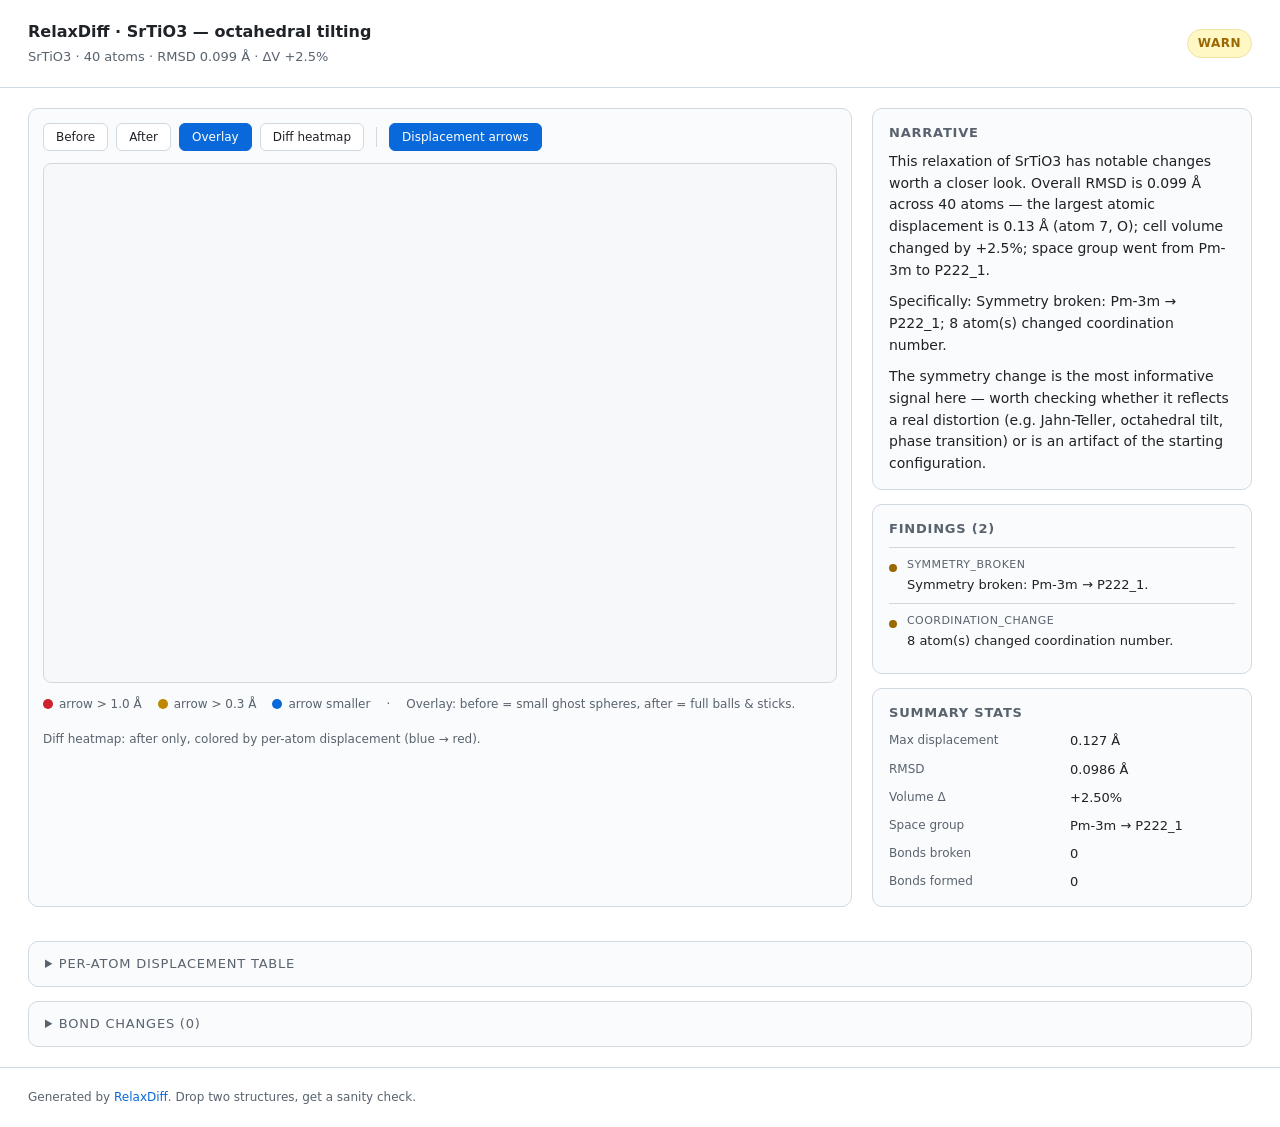
<file: docs/cases/srtio3_tilting.html>
<!doctype html>
<html lang="en">
<head>
  <meta charset="utf-8" />
  <meta name="viewport" content="width=device-width, initial-scale=1" />
  <title>RelaxDiff · SrTiO3 — octahedral tilting</title>
  <script src="https://3Dmol.org/build/3Dmol-min.js"></script>
  <style>:root {
  --bg: #ffffff;
  --panel: #fafbfc;
  --panel-2: #f0f3f6;
  --border: #d1d9e0;
  --text: #1f2328;
  --text-dim: #59636e;
  --accent: #0969da;
  --viewer-bg: #f6f8fa;

  --ok: #1a7f37;
  --info: #0969da;
  --warn: #9a6700;
  --alert: #cf222e;
}

* { box-sizing: border-box; }

body {
  margin: 0;
  font-family: -apple-system, BlinkMacSystemFont, "Inter", "SF Pro Text", system-ui, sans-serif;
  background: var(--bg);
  color: var(--text);
  font-size: 14px;
  line-height: 1.55;
}

header {
  padding: 20px 28px;
  border-bottom: 1px solid var(--border);
  display: flex;
  align-items: center;
  justify-content: space-between;
  background: var(--bg);
}

header .title { font-size: 16px; font-weight: 600; }
header .subtitle { color: var(--text-dim); font-size: 13px; margin-top: 2px; }

.severity-chip {
  display: inline-block;
  padding: 4px 10px;
  border-radius: 999px;
  font-size: 12px;
  font-weight: 600;
  text-transform: uppercase;
  letter-spacing: 0.04em;
  border: 1px solid transparent;
}
.severity-ok    { background: #dafbe1; color: var(--ok);    border-color: #aceebb; }
.severity-info  { background: #ddf4ff; color: var(--info);  border-color: #b6e3ff; }
.severity-warn  { background: #fff8c5; color: var(--warn);  border-color: #f0e2a3; }
.severity-alert { background: #ffebe9; color: var(--alert); border-color: #ffcecb; }

main {
  display: grid;
  grid-template-columns: 1fr 380px;
  gap: 20px;
  padding: 20px 28px;
  max-width: 1400px;
  margin: 0 auto;
}

@media (max-width: 980px) {
  main { grid-template-columns: 1fr; }
}

.viewer-card {
  background: var(--panel);
  border: 1px solid var(--border);
  border-radius: 10px;
  padding: 14px;
  display: flex;
  flex-direction: column;
  gap: 12px;
}

.viewer-controls {
  display: flex;
  gap: 8px;
  flex-wrap: wrap;
}

.viewer-controls button {
  background: #ffffff;
  color: var(--text);
  border: 1px solid var(--border);
  padding: 6px 12px;
  border-radius: 6px;
  font-size: 12px;
  cursor: pointer;
  font-family: inherit;
}
.viewer-controls button.active {
  background: var(--accent);
  border-color: var(--accent);
  color: #ffffff;
}
.viewer-controls button:hover:not(.active) { border-color: var(--accent); color: var(--accent); }

.viewer-controls .divider {
  width: 1px; background: var(--border); margin: 4px 4px; align-self: stretch;
}

#viewer {
  width: 100%;
  height: 520px;
  background: var(--viewer-bg);
  border-radius: 8px;
  position: relative;
  border: 1px solid var(--border);
}

.legend {
  display: flex;
  gap: 16px;
  font-size: 12px;
  color: var(--text-dim);
  flex-wrap: wrap;
}
.legend-dot {
  display: inline-block;
  width: 10px; height: 10px;
  border-radius: 50%;
  vertical-align: middle;
  margin-right: 6px;
}

.sidebar {
  display: flex;
  flex-direction: column;
  gap: 14px;
}

.card {
  background: var(--panel);
  border: 1px solid var(--border);
  border-radius: 10px;
  padding: 14px 16px;
}

.card h3 {
  margin: 0 0 8px;
  font-size: 13px;
  text-transform: uppercase;
  letter-spacing: 0.06em;
  color: var(--text-dim);
}

.narrative p { margin: 0 0 10px; }
.narrative p:last-child { margin-bottom: 0; }

.finding {
  display: flex;
  gap: 10px;
  align-items: flex-start;
  padding: 8px 0;
  border-top: 1px solid var(--border);
}
.finding:first-child { border-top: none; }
.finding .pill {
  flex-shrink: 0;
  width: 8px; height: 8px;
  border-radius: 50%;
  margin-top: 8px;
}
.finding .pill.ok    { background: var(--ok); }
.finding .pill.info  { background: var(--info); }
.finding .pill.warn  { background: var(--warn); }
.finding .pill.alert { background: var(--alert); }
.finding .body { flex: 1; }
.finding .rule { font-size: 11px; color: var(--text-dim); text-transform: uppercase; letter-spacing: 0.04em; }
.finding .short { font-size: 13px; margin-top: 2px; }

.stats {
  display: grid;
  grid-template-columns: 1fr 1fr;
  gap: 8px 16px;
}
.stat-label { color: var(--text-dim); font-size: 12px; }
.stat-value { font-size: 13px; font-variant-numeric: tabular-nums; }

details {
  background: var(--panel);
  border: 1px solid var(--border);
  border-radius: 10px;
  padding: 12px 16px;
  margin: 14px 28px;
  max-width: 1400px;
}
details summary {
  cursor: pointer;
  font-size: 13px;
  color: var(--text-dim);
  text-transform: uppercase;
  letter-spacing: 0.06em;
}
details[open] summary { margin-bottom: 10px; }

table {
  width: 100%;
  border-collapse: collapse;
  font-size: 12px;
  font-variant-numeric: tabular-nums;
}
table th, table td {
  text-align: left;
  padding: 6px 10px;
  border-bottom: 1px solid var(--border);
}
table th { color: var(--text-dim); font-weight: 500; }

footer {
  padding: 20px 28px;
  color: var(--text-dim);
  font-size: 12px;
  border-top: 1px solid var(--border);
  margin-top: 20px;
}
footer a { color: var(--accent); text-decoration: none; }</style>
</head>
<body>

<header>
  <div>
    <div class="title">RelaxDiff · SrTiO3 — octahedral tilting</div>
    <div class="subtitle">
      SrTiO3 · 40 atoms ·
      RMSD 0.099 Å ·
      ΔV +2.5%
    </div>
  </div>
  <div class="severity-chip severity-warn">
    warn
  </div>
</header>

<main>
  <section class="viewer-card">
    <div class="viewer-controls">
      <button data-mode="before">Before</button>
      <button data-mode="after">After</button>
      <button data-mode="overlay" class="active">Overlay</button>
      <button data-mode="diff">Diff heatmap</button>
      <span class="divider"></span>
      <button id="toggle-arrows" class="active">Displacement arrows</button>
    </div>
    <div id="viewer"></div>
    <div class="legend">
      <span><span class="legend-dot" style="background:#cf222e"></span>arrow &gt; 1.0 Å</span>
      <span><span class="legend-dot" style="background:#bf8700"></span>arrow &gt; 0.3 Å</span>
      <span><span class="legend-dot" style="background:#0969da"></span>arrow smaller</span>
      <span style="color: var(--text-dim);">·</span>
      <span style="color: var(--text-dim);">Overlay: before = small ghost spheres, after = full balls &amp; sticks.</span>
      <span style="color: var(--text-dim);">Diff heatmap: after only, colored by per-atom displacement (blue → red).</span>
    </div>
  </section>

  <aside class="sidebar">
    <div class="card narrative">
      <h3>Narrative</h3>
      <p>This relaxation of SrTiO3 has notable changes worth a closer look. Overall RMSD is 0.099 Å across 40 atoms — the largest atomic displacement is 0.13 Å (atom 7, O); cell volume changed by +2.5%; space group went from Pm-3m to P222_1.</p>
<p>Specifically: Symmetry broken: Pm-3m → P222_1; 8 atom(s) changed coordination number.</p>
<p>The symmetry change is the most informative signal here — worth checking whether it reflects a real distortion (e.g. Jahn-Teller, octahedral tilt, phase transition) or is an artifact of the starting configuration.</p>
    </div>

    <div class="card">
      <h3>Findings (2)</h3>
      
      <div class="finding">
        <div class="pill warn"></div>
        <div class="body">
          <div class="rule">symmetry_broken</div>
          <div class="short">Symmetry broken: Pm-3m → P222_1.</div>
        </div>
      </div>
      
      <div class="finding">
        <div class="pill warn"></div>
        <div class="body">
          <div class="rule">coordination_change</div>
          <div class="short">8 atom(s) changed coordination number.</div>
        </div>
      </div>
      
    </div>

    <div class="card">
      <h3>Summary stats</h3>
      <div class="stats">
        <div class="stat-label">Max displacement</div>
        <div class="stat-value">0.127 Å</div>
        <div class="stat-label">RMSD</div>
        <div class="stat-value">0.0986 Å</div>
        <div class="stat-label">Volume Δ</div>
        <div class="stat-value">+2.50%</div>
        <div class="stat-label">Space group</div>
        <div class="stat-value">Pm-3m → P222_1</div>
        <div class="stat-label">Bonds broken</div>
        <div class="stat-value">0</div>
        <div class="stat-label">Bonds formed</div>
        <div class="stat-value">0</div>
      </div>
    </div>
  </aside>
</main>

<details>
  <summary>Per-atom displacement table</summary>
  <table>
    <thead>
      <tr>
        <th>#</th><th>Element</th><th>Displacement (Å)</th><th>CN before</th><th>CN after</th><th>ΔCN</th>
      </tr>
    </thead>
    <tbody>
      
      <tr>
        <td>0</td>
        <td>O</td>
        <td>0.127</td>
        <td>2</td>
        <td>6</td>
        <td>+4</td>
      </tr>
      
      <tr>
        <td>1</td>
        <td>O</td>
        <td>0.127</td>
        <td>2</td>
        <td>2</td>
        <td>—</td>
      </tr>
      
      <tr>
        <td>2</td>
        <td>O</td>
        <td>0.127</td>
        <td>2</td>
        <td>6</td>
        <td>+4</td>
      </tr>
      
      <tr>
        <td>3</td>
        <td>O</td>
        <td>0.127</td>
        <td>2</td>
        <td>2</td>
        <td>—</td>
      </tr>
      
      <tr>
        <td>4</td>
        <td>O</td>
        <td>0.127</td>
        <td>2</td>
        <td>2</td>
        <td>—</td>
      </tr>
      
      <tr>
        <td>5</td>
        <td>O</td>
        <td>0.127</td>
        <td>2</td>
        <td>6</td>
        <td>+4</td>
      </tr>
      
      <tr>
        <td>6</td>
        <td>O</td>
        <td>0.127</td>
        <td>2</td>
        <td>2</td>
        <td>—</td>
      </tr>
      
      <tr>
        <td>7</td>
        <td>O</td>
        <td>0.127</td>
        <td>2</td>
        <td>2</td>
        <td>—</td>
      </tr>
      
      <tr>
        <td>8</td>
        <td>O</td>
        <td>0.127</td>
        <td>2</td>
        <td>6</td>
        <td>+4</td>
      </tr>
      
      <tr>
        <td>9</td>
        <td>O</td>
        <td>0.127</td>
        <td>2</td>
        <td>2</td>
        <td>—</td>
      </tr>
      
      <tr>
        <td>10</td>
        <td>O</td>
        <td>0.127</td>
        <td>2</td>
        <td>2</td>
        <td>—</td>
      </tr>
      
      <tr>
        <td>11</td>
        <td>O</td>
        <td>0.127</td>
        <td>2</td>
        <td>2</td>
        <td>—</td>
      </tr>
      
      <tr>
        <td>12</td>
        <td>O</td>
        <td>0.127</td>
        <td>2</td>
        <td>2</td>
        <td>—</td>
      </tr>
      
      <tr>
        <td>13</td>
        <td>O</td>
        <td>0.127</td>
        <td>2</td>
        <td>2</td>
        <td>—</td>
      </tr>
      
      <tr>
        <td>14</td>
        <td>O</td>
        <td>0.127</td>
        <td>2</td>
        <td>6</td>
        <td>+4</td>
      </tr>
      
      <tr>
        <td>15</td>
        <td>O</td>
        <td>0.127</td>
        <td>2</td>
        <td>2</td>
        <td>—</td>
      </tr>
      
      <tr>
        <td>16</td>
        <td>O</td>
        <td>0.127</td>
        <td>2</td>
        <td>2</td>
        <td>—</td>
      </tr>
      
      <tr>
        <td>17</td>
        <td>O</td>
        <td>0.127</td>
        <td>2</td>
        <td>2</td>
        <td>—</td>
      </tr>
      
      <tr>
        <td>18</td>
        <td>O</td>
        <td>0.127</td>
        <td>2</td>
        <td>2</td>
        <td>—</td>
      </tr>
      
      <tr>
        <td>19</td>
        <td>O</td>
        <td>0.127</td>
        <td>2</td>
        <td>2</td>
        <td>—</td>
      </tr>
      
      <tr>
        <td>20</td>
        <td>O</td>
        <td>0.127</td>
        <td>2</td>
        <td>6</td>
        <td>+4</td>
      </tr>
      
      <tr>
        <td>21</td>
        <td>O</td>
        <td>0.127</td>
        <td>2</td>
        <td>6</td>
        <td>+4</td>
      </tr>
      
      <tr>
        <td>22</td>
        <td>O</td>
        <td>0.127</td>
        <td>2</td>
        <td>2</td>
        <td>—</td>
      </tr>
      
      <tr>
        <td>23</td>
        <td>O</td>
        <td>0.127</td>
        <td>2</td>
        <td>6</td>
        <td>+4</td>
      </tr>
      
      <tr>
        <td>24</td>
        <td>Sr</td>
        <td>0.000</td>
        <td>12</td>
        <td>12</td>
        <td>—</td>
      </tr>
      
      <tr>
        <td>25</td>
        <td>Sr</td>
        <td>0.000</td>
        <td>12</td>
        <td>12</td>
        <td>—</td>
      </tr>
      
      <tr>
        <td>26</td>
        <td>Sr</td>
        <td>0.000</td>
        <td>12</td>
        <td>12</td>
        <td>—</td>
      </tr>
      
      <tr>
        <td>27</td>
        <td>Sr</td>
        <td>0.000</td>
        <td>12</td>
        <td>12</td>
        <td>—</td>
      </tr>
      
      <tr>
        <td>28</td>
        <td>Sr</td>
        <td>0.000</td>
        <td>12</td>
        <td>12</td>
        <td>—</td>
      </tr>
      
      <tr>
        <td>29</td>
        <td>Sr</td>
        <td>0.000</td>
        <td>12</td>
        <td>12</td>
        <td>—</td>
      </tr>
      
      <tr>
        <td>30</td>
        <td>Sr</td>
        <td>0.000</td>
        <td>12</td>
        <td>12</td>
        <td>—</td>
      </tr>
      
      <tr>
        <td>31</td>
        <td>Sr</td>
        <td>0.000</td>
        <td>12</td>
        <td>12</td>
        <td>—</td>
      </tr>
      
      <tr>
        <td>32</td>
        <td>Ti</td>
        <td>0.000</td>
        <td>6</td>
        <td>6</td>
        <td>—</td>
      </tr>
      
      <tr>
        <td>33</td>
        <td>Ti</td>
        <td>0.000</td>
        <td>6</td>
        <td>6</td>
        <td>—</td>
      </tr>
      
      <tr>
        <td>34</td>
        <td>Ti</td>
        <td>0.000</td>
        <td>6</td>
        <td>6</td>
        <td>—</td>
      </tr>
      
      <tr>
        <td>35</td>
        <td>Ti</td>
        <td>0.000</td>
        <td>6</td>
        <td>6</td>
        <td>—</td>
      </tr>
      
      <tr>
        <td>36</td>
        <td>Ti</td>
        <td>0.000</td>
        <td>6</td>
        <td>6</td>
        <td>—</td>
      </tr>
      
      <tr>
        <td>37</td>
        <td>Ti</td>
        <td>0.000</td>
        <td>6</td>
        <td>6</td>
        <td>—</td>
      </tr>
      
      <tr>
        <td>38</td>
        <td>Ti</td>
        <td>0.000</td>
        <td>6</td>
        <td>6</td>
        <td>—</td>
      </tr>
      
      <tr>
        <td>39</td>
        <td>Ti</td>
        <td>0.000</td>
        <td>6</td>
        <td>6</td>
        <td>—</td>
      </tr>
      
    </tbody>
  </table>
</details>

<details>
  <summary>Bond changes (0)</summary>
  
  <div style="color: var(--text-dim);">No notable bond changes.</div>
  
</details>

<footer>
  Generated by <a href="https://github.com/zoe/relaxdiff">RelaxDiff</a>.
  Drop two structures, get a sanity check.
</footer>

<script id="relaxdiff-payload" type="application/json">{"title": "RelaxDiff \u00b7 SrTiO3 \u2014 octahedral tilting", "narrative_html": "<p>This relaxation of SrTiO3 has notable changes worth a closer look. Overall RMSD is 0.099 \u00c5 across 40 atoms \u2014 the largest atomic displacement is 0.13 \u00c5 (atom 7, O); cell volume changed by +2.5%; space group went from Pm-3m to P222_1.</p>\n<p>Specifically: Symmetry broken: Pm-3m \u2192 P222_1; 8 atom(s) changed coordination number.</p>\n<p>The symmetry change is the most informative signal here \u2014 worth checking whether it reflects a real distortion (e.g. Jahn-Teller, octahedral tilt, phase transition) or is an artifact of the starting configuration.</p>", "diagnosis": {"findings": [{"rule": "symmetry_broken", "severity": "warn", "short": "Symmetry broken: Pm-3m \u2192 P222_1.", "magnitude": 204.0, "atoms_involved": [], "detail": {"before": {"space_group_number": 221, "space_group_symbol": "Pm-3m", "point_group": "m-3m", "crystal_system": "cubic", "n_symmetry_ops": 384, "symprec": 0.1}, "after": {"space_group_number": 17, "space_group_symbol": "P222_1", "point_group": "222", "crystal_system": "orthorhombic", "n_symmetry_ops": 16, "symprec": 0.1}}}, {"rule": "coordination_change", "severity": "warn", "short": "8 atom(s) changed coordination number.", "magnitude": 8.0, "atoms_involved": [0, 2, 5, 8, 14, 20, 21, 23], "detail": {"atoms": [{"index": 0, "element": "O", "displacement": 0.12727922061357846, "displacement_vec": [-0.08999999999999983, 0.09000000000000005, 2.221903216970133e-16], "cn_before": 2, "cn_after": 6, "cn_change": 4}, {"index": 2, "element": "O", "displacement": 0.12727922061357855, "displacement_vec": [-0.08999999999999994, 0.09000000000000005, 3.305758444760442e-16], "cn_before": 2, "cn_after": 6, "cn_change": 4}, {"index": 5, "element": "O", "displacement": 0.12727922061357863, "displacement_vec": [0.08999999999999983, -0.09000000000000026, -4.443806433940266e-16], "cn_before": 2, "cn_after": 6, "cn_change": 4}, {"index": 8, "element": "O", "displacement": 0.12727922061357855, "displacement_vec": [0.08999999999999972, -0.09000000000000026, -3.3599512061499574e-16], "cn_before": 2, "cn_after": 6, "cn_change": 4}, {"index": 14, "element": "O", "displacement": 0.12727922061357846, "displacement_vec": [-0.08999999999999983, 0.09000000000000005, 2.221903216970133e-16], "cn_before": 2, "cn_after": 6, "cn_change": 4}, {"index": 20, "element": "O", "displacement": 0.1272792206135784, "displacement_vec": [0.08999999999999962, -0.09000000000000016, -3.3599512061499574e-16], "cn_before": 2, "cn_after": 6, "cn_change": 4}, {"index": 21, "element": "O", "displacement": 0.1272792206135785, "displacement_vec": [0.08999999999999973, -0.09000000000000016, -4.443806433940266e-16], "cn_before": 2, "cn_after": 6, "cn_change": 4}, {"index": 23, "element": "O", "displacement": 0.12727922061357855, "displacement_vec": [-0.08999999999999994, 0.09000000000000005, 3.305758444760442e-16], "cn_before": 2, "cn_after": 6, "cn_change": 4}]}}], "overall_severity": "warn", "summary_stats": {"max_displacement": 0.12727922061357963, "rmsd": 0.09859006035092988, "volume_change_frac": 0.024999999999999946, "space_group_before": 221, "space_group_after": 17, "bonds_broken": 0, "bonds_formed": 0, "n_atoms_moved_over_0p5A": 0}}, "geometry": {"per_atom": [{"index": 0, "element": "O", "displacement": 0.12727922061357846, "displacement_vec": [-0.08999999999999983, 0.09000000000000005, 2.221903216970133e-16], "cn_before": 2, "cn_after": 6, "cn_change": 4}, {"index": 1, "element": "O", "displacement": 0.1272792206135774, "displacement_vec": [0.08999999999999919, 0.0, -0.08999999999999919], "cn_before": 2, "cn_after": 2, "cn_change": 0}, {"index": 2, "element": "O", "displacement": 0.12727922061357855, "displacement_vec": [-0.08999999999999994, 0.09000000000000005, 3.305758444760442e-16], "cn_before": 2, "cn_after": 6, "cn_change": 4}, {"index": 3, "element": "O", "displacement": 0.12727922061357863, "displacement_vec": [0.09000000000000037, -6.503131366741854e-16, -0.08999999999999973], "cn_before": 2, "cn_after": 2, "cn_change": 0}, {"index": 4, "element": "O", "displacement": 0.12727922061357894, "displacement_vec": [0.09000000000000027, 0.0, -0.09000000000000027], "cn_before": 2, "cn_after": 2, "cn_change": 0}, {"index": 5, "element": "O", "displacement": 0.12727922061357863, "displacement_vec": [0.08999999999999983, -0.09000000000000026, -4.443806433940266e-16], "cn_before": 2, "cn_after": 6, "cn_change": 4}, {"index": 6, "element": "O", "displacement": 0.12727922061357824, "displacement_vec": [-0.08999999999999919, -1.0838552277903093e-16, 0.09000000000000039], "cn_before": 2, "cn_after": 2, "cn_change": 0}, {"index": 7, "element": "O", "displacement": 0.12727922061357963, "displacement_vec": [-0.09000000000000048, 5.419276138951545e-16, 0.09000000000000104], "cn_before": 2, "cn_after": 2, "cn_change": 0}, {"index": 8, "element": "O", "displacement": 0.12727922061357855, "displacement_vec": [0.08999999999999972, -0.09000000000000026, -3.3599512061499574e-16], "cn_before": 2, "cn_after": 6, "cn_change": 4}, {"index": 9, "element": "O", "displacement": 0.1272792206135784, "displacement_vec": [-0.08999999999999929, -1.0838552277903093e-16, 0.0900000000000005], "cn_before": 2, "cn_after": 2, "cn_change": 0}, {"index": 10, "element": "O", "displacement": 0.12727922061357821, "displacement_vec": [-0.08999999999999948, 5.419276138951545e-16, 0.09000000000000004], "cn_before": 2, "cn_after": 2, "cn_change": 0}, {"index": 11, "element": "O", "displacement": 0.12727922061357877, "displacement_vec": [0.09000000000000048, -6.503131366741854e-16, -0.08999999999999983], "cn_before": 2, "cn_after": 2, "cn_change": 0}, {"index": 12, "element": "O", "displacement": 0.127279220613578, "displacement_vec": [0.0899999999999994, 4.335420911161236e-16, -0.08999999999999983], "cn_before": 2, "cn_after": 2, "cn_change": 0}, {"index": 13, "element": "O", "displacement": 0.1272792206135774, "displacement_vec": [0.08999999999999919, 0.0, -0.08999999999999919], "cn_before": 2, "cn_after": 2, "cn_change": 0}, {"index": 14, "element": "O", "displacement": 0.12727922061357846, "displacement_vec": [-0.08999999999999983, 0.09000000000000005, 2.221903216970133e-16], "cn_before": 2, "cn_after": 6, "cn_change": 4}, {"index": 15, "element": "O", "displacement": 0.12727922061357963, "displacement_vec": [-0.09000000000000048, 5.419276138951545e-16, 0.09000000000000104], "cn_before": 2, "cn_after": 2, "cn_change": 0}, {"index": 16, "element": "O", "displacement": 0.12727922061357788, "displacement_vec": [0.08999999999999929, 4.335420911161236e-16, -0.08999999999999973], "cn_before": 2, "cn_after": 2, "cn_change": 0}, {"index": 17, "element": "O", "displacement": 0.12727922061357894, "displacement_vec": [0.09000000000000027, 0.0, -0.09000000000000027], "cn_before": 2, "cn_after": 2, "cn_change": 0}, {"index": 18, "element": "O", "displacement": 0.12727922061357821, "displacement_vec": [-0.08999999999999948, 5.419276138951545e-16, 0.09000000000000004], "cn_before": 2, "cn_after": 2, "cn_change": 0}, {"index": 19, "element": "O", "displacement": 0.12727922061357919, "displacement_vec": [-0.09000000000000037, 9.75469705011278e-16, 0.0900000000000005], "cn_before": 2, "cn_after": 2, "cn_change": 0}, {"index": 20, "element": "O", "displacement": 0.1272792206135784, "displacement_vec": [0.08999999999999962, -0.09000000000000016, -3.3599512061499574e-16], "cn_before": 2, "cn_after": 6, "cn_change": 4}, {"index": 21, "element": "O", "displacement": 0.1272792206135785, "displacement_vec": [0.08999999999999973, -0.09000000000000016, -4.443806433940266e-16], "cn_before": 2, "cn_after": 6, "cn_change": 4}, {"index": 22, "element": "O", "displacement": 0.12727922061357902, "displacement_vec": [-0.09000000000000027, 9.75469705011278e-16, 0.09000000000000039], "cn_before": 2, "cn_after": 2, "cn_change": 0}, {"index": 23, "element": "O", "displacement": 0.12727922061357855, "displacement_vec": [-0.08999999999999994, 0.09000000000000005, 3.305758444760442e-16], "cn_before": 2, "cn_after": 6, "cn_change": 4}, {"index": 24, "element": "Sr", "displacement": 9.742797491680935e-16, "displacement_vec": [2.465190328815662e-32, -4.3354209111612366e-16, 8.725034583711987e-16], "cn_before": 12, "cn_after": 12, "cn_change": 0}, {"index": 25, "element": "Sr", "displacement": 1.1863264601341035e-15, "displacement_vec": [1.083855227790309e-15, -4.3354209111612366e-16, -2.113517694191103e-16], "cn_before": 12, "cn_after": 12, "cn_change": 0}, {"index": 26, "element": "Sr", "displacement": 1.1032453700772849e-15, "displacement_vec": [-1.083855227790309e-15, 0.0, 2.0593249328015878e-16], "cn_before": 12, "cn_after": 12, "cn_change": 0}, {"index": 27, "element": "Sr", "displacement": 1.535874869710779e-15, "displacement_vec": [-1.083855227790309e-15, 6.503131366741854e-16, 8.725034583711987e-16], "cn_before": 12, "cn_after": 12, "cn_change": 0}, {"index": 28, "element": "Sr", "displacement": 1.1032453700772849e-15, "displacement_vec": [2.465190328815662e-32, -1.083855227790309e-15, 2.0593249328015878e-16], "cn_before": 12, "cn_after": 12, "cn_change": 0}, {"index": 29, "element": "Sr", "displacement": 6.837958366117817e-16, "displacement_vec": [0.0, 6.503131366741854e-16, -2.113517694191103e-16], "cn_before": 12, "cn_after": 12, "cn_change": 0}, {"index": 30, "element": "Sr", "displacement": 1.7664180245305879e-15, "displacement_vec": [1.083855227790309e-15, -1.083855227790309e-15, -8.779227345101503e-16], "cn_before": 12, "cn_after": 12, "cn_change": 0}, {"index": 31, "element": "Sr", "displacement": 8.779227345101503e-16, "displacement_vec": [0.0, 0.0, -8.779227345101503e-16], "cn_before": 12, "cn_after": 12, "cn_change": 0}, {"index": 32, "element": "Ti", "displacement": 7.760405323183736e-16, "displacement_vec": [0.0, 5.419276138951545e-16, 5.554758042425333e-16], "cn_before": 6, "cn_after": 6, "cn_change": 0}, {"index": 33, "element": "Ti", "displacement": 1.5328027627900353e-16, "displacement_vec": [-1.083855227790309e-16, 0.0, 1.083855227790309e-16], "cn_before": 6, "cn_after": 6, "cn_change": 0}, {"index": 34, "element": "Ti", "displacement": 8.637967479476938e-16, "displacement_vec": [-1.083855227790309e-16, 5.419276138951545e-16, 6.638613270215642e-16], "cn_before": 6, "cn_after": 6, "cn_change": 0}, {"index": 35, "element": "Ti", "displacement": 1.5328027627900353e-16, "displacement_vec": [-1.083855227790309e-16, 0.0, 1.083855227790309e-16], "cn_before": 6, "cn_after": 6, "cn_change": 0}, {"index": 36, "element": "Ti", "displacement": 0.0, "displacement_vec": [0.0, 0.0, 0.0], "cn_before": 6, "cn_after": 6, "cn_change": 0}, {"index": 37, "element": "Ti", "displacement": 0.0, "displacement_vec": [0.0, 0.0, 0.0], "cn_before": 6, "cn_after": 6, "cn_change": 0}, {"index": 38, "element": "Ti", "displacement": 8.637967479476938e-16, "displacement_vec": [-1.083855227790309e-16, 5.419276138951545e-16, 6.638613270215642e-16], "cn_before": 6, "cn_after": 6, "cn_change": 0}, {"index": 39, "element": "Ti", "displacement": 7.760405323183736e-16, "displacement_vec": [0.0, 5.419276138951545e-16, 5.554758042425333e-16], "cn_before": 6, "cn_after": 6, "cn_change": 0}], "bond_changes": [], "cell": {"a_before": 7.81, "a_after": 7.81, "b_before": 7.81, "b_after": 8.005249999999998, "c_before": 7.81, "c_after": 7.81, "alpha_before": 90.0, "alpha_after": 90.0, "beta_before": 90.0, "beta_after": 90.0, "gamma_before": 90.0, "gamma_after": 90.0, "volume_before": 476.3795409999999, "volume_after": 488.2890295249999, "volume_change_frac": 0.024999999999999946}, "strain": [[-1.1102230246251565e-16, 0.0, 0.0], [0.0, 0.02499999999999969, 0.0], [0.0, 0.0, -1.1102230246251565e-16]], "rotation": [[0.0, 0.0, -1.0], [-1.0, 0.0, 0.0], [0.0, 1.0, 0.0]], "rmsd": 0.09859006035092988, "max_displacement": 0.12727922061357963, "max_displacement_index": 7, "formula": "SrTiO3", "n_atoms": 40}, "symmetry": {"before": {"space_group_number": 221, "space_group_symbol": "Pm-3m", "point_group": "m-3m", "crystal_system": "cubic", "n_symmetry_ops": 384, "symprec": 0.1}, "after": {"space_group_number": 17, "space_group_symbol": "P222_1", "point_group": "222", "crystal_system": "orthorhombic", "n_symmetry_ops": 16, "symprec": 0.1}, "space_group_changed": true, "direction": "broken", "tolerance_scan": [{"symprec": 0.001, "before_sg": 221, "after_sg": 17, "before_symbol": "Pm-3m", "after_symbol": "P222_1", "changed": true}, {"symprec": 0.01, "before_sg": 221, "after_sg": 17, "before_symbol": "Pm-3m", "after_symbol": "P222_1", "changed": true}, {"symprec": 0.05, "before_sg": 221, "after_sg": 17, "before_symbol": "Pm-3m", "after_symbol": "P222_1", "changed": true}, {"symprec": 0.1, "before_sg": 221, "after_sg": 17, "before_symbol": "Pm-3m", "after_symbol": "P222_1", "changed": true}, {"symprec": 0.2, "before_sg": 221, "after_sg": 17, "before_symbol": "Pm-3m", "after_symbol": "P222_1", "changed": true}]}, "before_cif": "# generated using pymatgen\ndata_SrTiO3\n_symmetry_space_group_name_H-M   'P 1'\n_cell_length_a   7.81000000\n_cell_length_b   7.81000000\n_cell_length_c   7.81000000\n_cell_angle_alpha   90.00000000\n_cell_angle_beta   90.00000000\n_cell_angle_gamma   90.00000000\n_symmetry_Int_Tables_number   1\n_chemical_formula_structural   SrTiO3\n_chemical_formula_sum   'Sr8 Ti8 O24'\n_cell_volume   476.37954100\n_cell_formula_units_Z   8\nloop_\n _symmetry_equiv_pos_site_id\n _symmetry_equiv_pos_as_xyz\n  1  'x, y, z'\nloop_\n _atom_site_type_symbol\n _atom_site_label\n _atom_site_symmetry_multiplicity\n _atom_site_fract_x\n _atom_site_fract_y\n _atom_site_fract_z\n _atom_site_occupancy\n  O  O0  1  0.25000000  0.50000000  0.75000000  1\n  O  O1  1  0.75000000  0.75000000  0.50000000  1\n  O  O2  1  0.75000000  0.50000000  0.25000000  1\n  O  O3  1  0.50000000  0.75000000  0.25000000  1\n  O  O4  1  0.75000000  0.75000000  0.00000000  1\n  O  O5  1  0.75000000  0.00000000  0.75000000  1\n  O  O6  1  0.50000000  0.25000000  0.75000000  1\n  O  O7  1  0.75000000  0.25000000  0.50000000  1\n  O  O8  1  0.75000000  0.00000000  0.25000000  1\n  O  O9  1  0.50000000  0.25000000  0.25000000  1\n  O  O10  1  0.75000000  0.25000000  0.00000000  1\n  O  O11  1  0.50000000  0.75000000  0.75000000  1\n  O  O12  1  0.00000000  0.75000000  0.75000000  1\n  O  O13  1  0.25000000  0.75000000  0.50000000  1\n  O  O14  1  0.75000000  0.50000000  0.75000000  1\n  O  O15  1  0.25000000  0.25000000  0.50000000  1\n  O  O16  1  0.00000000  0.75000000  0.25000000  1\n  O  O17  1  0.25000000  0.75000000  0.00000000  1\n  O  O18  1  0.25000000  0.25000000  0.00000000  1\n  O  O19  1  0.00000000  0.25000000  0.25000000  1\n  O  O20  1  0.25000000  0.00000000  0.25000000  1\n  O  O21  1  0.25000000  0.00000000  0.75000000  1\n  O  O22  1  0.00000000  0.25000000  0.75000000  1\n  O  O23  1  0.25000000  0.50000000  0.25000000  1\n  Sr  Sr24  1  0.50000000  0.50000000  0.50000000  1\n  Sr  Sr25  1  0.50000000  0.50000000  0.00000000  1\n  Sr  Sr26  1  0.00000000  0.00000000  0.50000000  1\n  Sr  Sr27  1  0.00000000  0.50000000  0.50000000  1\n  Sr  Sr28  1  0.50000000  0.00000000  0.50000000  1\n  Sr  Sr29  1  0.00000000  0.50000000  0.00000000  1\n  Sr  Sr30  1  0.50000000  0.00000000  0.00000000  1\n  Sr  Sr31  1  0.00000000  0.00000000  0.00000000  1\n  Ti  Ti32  1  0.25000000  0.25000000  0.75000000  1\n  Ti  Ti33  1  0.75000000  0.75000000  0.25000000  1\n  Ti  Ti34  1  0.75000000  0.25000000  0.25000000  1\n  Ti  Ti35  1  0.25000000  0.75000000  0.25000000  1\n  Ti  Ti36  1  0.25000000  0.75000000  0.75000000  1\n  Ti  Ti37  1  0.75000000  0.75000000  0.75000000  1\n  Ti  Ti38  1  0.25000000  0.25000000  0.25000000  1\n  Ti  Ti39  1  0.75000000  0.25000000  0.75000000  1\n", "after_cif": "# generated using pymatgen\ndata_SrTiO3\n_symmetry_space_group_name_H-M   'P 1'\n_cell_length_a   7.81000000\n_cell_length_b   8.00525000\n_cell_length_c   7.81000000\n_cell_angle_alpha   90.00000000\n_cell_angle_beta   90.00000000\n_cell_angle_gamma   90.00000000\n_symmetry_Int_Tables_number   1\n_chemical_formula_structural   SrTiO3\n_chemical_formula_sum   'Sr8 Ti8 O24'\n_cell_volume   488.28902952\n_cell_formula_units_Z   8\nloop_\n _symmetry_equiv_pos_site_id\n _symmetry_equiv_pos_as_xyz\n  1  'x, y, z'\nloop_\n _atom_site_type_symbol\n _atom_site_label\n _atom_site_symmetry_multiplicity\n _atom_site_fract_x\n _atom_site_fract_y\n _atom_site_fract_z\n _atom_site_occupancy\n  O  O_18  1  0.22695262  0.50000000  0.75000000  1\n  O  O_10  1  0.75000000  0.75000000  0.47695262  1\n  O  O_11  1  0.72695262  0.50000000  0.25000000  1\n  O  O_3  1  0.50000000  0.75000000  0.22695262  1\n  O  O_20  1  0.75000000  0.75000000  -0.02304738  1\n  O  O_16  1  0.77304738  -0.00000000  0.75000000  1\n  O  O_1  1  0.50000000  0.25000000  0.77304738  1\n  O  O_7  1  0.75000000  0.25000000  0.52304738  1\n  O  O_8  1  0.77304738  -0.00000000  0.25000000  1\n  O  O_15  1  0.50000000  0.25000000  0.27304738  1\n  O  O_23  1  0.75000000  0.25000000  0.02304738  1\n  O  O_24  1  0.50000000  0.75000000  0.72695262  1\n  O  O_21  1  -0.00000000  0.75000000  0.72695262  1\n  O  O_4  1  0.25000000  0.75000000  0.47695262  1\n  O  O_19  1  0.72695262  0.50000000  0.75000000  1\n  O  O_12  1  0.25000000  0.25000000  0.52304738  1\n  O  O_9  1  -0.00000000  0.75000000  0.22695262  1\n  O  O_17  1  0.25000000  0.75000000  -0.02304738  1\n  O  O_13  1  0.25000000  0.25000000  0.02304738  1\n  O  O_6  1  -0.00000000  0.25000000  0.27304738  1\n  O  O_2  1  0.27304738  -0.00000000  0.25000000  1\n  O  O_14  1  0.27304738  -0.00000000  0.75000000  1\n  O  O_22  1  -0.00000000  0.25000000  0.77304738  1\n  O  O_5  1  0.22695262  0.50000000  0.25000000  1\n  Sr  Sr_2  1  0.50000000  0.50000000  0.50000000  1\n  Sr  Sr_6  1  0.50000000  0.50000000  -0.00000000  1\n  Sr  Sr_5  1  -0.00000000  -0.00000000  0.50000000  1\n  Sr  Sr_7  1  -0.00000000  0.50000000  0.50000000  1\n  Sr  Sr_1  1  0.50000000  -0.00000000  0.50000000  1\n  Sr  Sr_8  1  -0.00000000  0.50000000  -0.00000000  1\n  Sr  Sr_4  1  0.50000000  -0.00000000  -0.00000000  1\n  Sr  Sr_3  1  -0.00000000  -0.00000000  -0.00000000  1\n  Ti  Ti_5  1  0.25000000  0.25000000  0.75000000  1\n  Ti  Ti_3  1  0.75000000  0.75000000  0.25000000  1\n  Ti  Ti_8  1  0.75000000  0.25000000  0.25000000  1\n  Ti  Ti_2  1  0.25000000  0.75000000  0.25000000  1\n  Ti  Ti_4  1  0.25000000  0.75000000  0.75000000  1\n  Ti  Ti_7  1  0.75000000  0.75000000  0.75000000  1\n  Ti  Ti_6  1  0.25000000  0.25000000  0.25000000  1\n  Ti  Ti_1  1  0.75000000  0.25000000  0.75000000  1\n", "displacements": [{"index": 0, "element": "O", "displacement": 0.12727922061357846, "vec": [-0.08999999999999983, 0.09000000000000005, 2.221903216970133e-16], "cn_before": 2, "cn_after": 6}, {"index": 1, "element": "O", "displacement": 0.1272792206135774, "vec": [0.08999999999999919, 0.0, -0.08999999999999919], "cn_before": 2, "cn_after": 2}, {"index": 2, "element": "O", "displacement": 0.12727922061357855, "vec": [-0.08999999999999994, 0.09000000000000005, 3.305758444760442e-16], "cn_before": 2, "cn_after": 6}, {"index": 3, "element": "O", "displacement": 0.12727922061357863, "vec": [0.09000000000000037, -6.503131366741854e-16, -0.08999999999999973], "cn_before": 2, "cn_after": 2}, {"index": 4, "element": "O", "displacement": 0.12727922061357894, "vec": [0.09000000000000027, 0.0, -0.09000000000000027], "cn_before": 2, "cn_after": 2}, {"index": 5, "element": "O", "displacement": 0.12727922061357863, "vec": [0.08999999999999983, -0.09000000000000026, -4.443806433940266e-16], "cn_before": 2, "cn_after": 6}, {"index": 6, "element": "O", "displacement": 0.12727922061357824, "vec": [-0.08999999999999919, -1.0838552277903093e-16, 0.09000000000000039], "cn_before": 2, "cn_after": 2}, {"index": 7, "element": "O", "displacement": 0.12727922061357963, "vec": [-0.09000000000000048, 5.419276138951545e-16, 0.09000000000000104], "cn_before": 2, "cn_after": 2}, {"index": 8, "element": "O", "displacement": 0.12727922061357855, "vec": [0.08999999999999972, -0.09000000000000026, -3.3599512061499574e-16], "cn_before": 2, "cn_after": 6}, {"index": 9, "element": "O", "displacement": 0.1272792206135784, "vec": [-0.08999999999999929, -1.0838552277903093e-16, 0.0900000000000005], "cn_before": 2, "cn_after": 2}, {"index": 10, "element": "O", "displacement": 0.12727922061357821, "vec": [-0.08999999999999948, 5.419276138951545e-16, 0.09000000000000004], "cn_before": 2, "cn_after": 2}, {"index": 11, "element": "O", "displacement": 0.12727922061357877, "vec": [0.09000000000000048, -6.503131366741854e-16, -0.08999999999999983], "cn_before": 2, "cn_after": 2}, {"index": 12, "element": "O", "displacement": 0.127279220613578, "vec": [0.0899999999999994, 4.335420911161236e-16, -0.08999999999999983], "cn_before": 2, "cn_after": 2}, {"index": 13, "element": "O", "displacement": 0.1272792206135774, "vec": [0.08999999999999919, 0.0, -0.08999999999999919], "cn_before": 2, "cn_after": 2}, {"index": 14, "element": "O", "displacement": 0.12727922061357846, "vec": [-0.08999999999999983, 0.09000000000000005, 2.221903216970133e-16], "cn_before": 2, "cn_after": 6}, {"index": 15, "element": "O", "displacement": 0.12727922061357963, "vec": [-0.09000000000000048, 5.419276138951545e-16, 0.09000000000000104], "cn_before": 2, "cn_after": 2}, {"index": 16, "element": "O", "displacement": 0.12727922061357788, "vec": [0.08999999999999929, 4.335420911161236e-16, -0.08999999999999973], "cn_before": 2, "cn_after": 2}, {"index": 17, "element": "O", "displacement": 0.12727922061357894, "vec": [0.09000000000000027, 0.0, -0.09000000000000027], "cn_before": 2, "cn_after": 2}, {"index": 18, "element": "O", "displacement": 0.12727922061357821, "vec": [-0.08999999999999948, 5.419276138951545e-16, 0.09000000000000004], "cn_before": 2, "cn_after": 2}, {"index": 19, "element": "O", "displacement": 0.12727922061357919, "vec": [-0.09000000000000037, 9.75469705011278e-16, 0.0900000000000005], "cn_before": 2, "cn_after": 2}, {"index": 20, "element": "O", "displacement": 0.1272792206135784, "vec": [0.08999999999999962, -0.09000000000000016, -3.3599512061499574e-16], "cn_before": 2, "cn_after": 6}, {"index": 21, "element": "O", "displacement": 0.1272792206135785, "vec": [0.08999999999999973, -0.09000000000000016, -4.443806433940266e-16], "cn_before": 2, "cn_after": 6}, {"index": 22, "element": "O", "displacement": 0.12727922061357902, "vec": [-0.09000000000000027, 9.75469705011278e-16, 0.09000000000000039], "cn_before": 2, "cn_after": 2}, {"index": 23, "element": "O", "displacement": 0.12727922061357855, "vec": [-0.08999999999999994, 0.09000000000000005, 3.305758444760442e-16], "cn_before": 2, "cn_after": 6}, {"index": 24, "element": "Sr", "displacement": 9.742797491680935e-16, "vec": [2.465190328815662e-32, -4.3354209111612366e-16, 8.725034583711987e-16], "cn_before": 12, "cn_after": 12}, {"index": 25, "element": "Sr", "displacement": 1.1863264601341035e-15, "vec": [1.083855227790309e-15, -4.3354209111612366e-16, -2.113517694191103e-16], "cn_before": 12, "cn_after": 12}, {"index": 26, "element": "Sr", "displacement": 1.1032453700772849e-15, "vec": [-1.083855227790309e-15, 0.0, 2.0593249328015878e-16], "cn_before": 12, "cn_after": 12}, {"index": 27, "element": "Sr", "displacement": 1.535874869710779e-15, "vec": [-1.083855227790309e-15, 6.503131366741854e-16, 8.725034583711987e-16], "cn_before": 12, "cn_after": 12}, {"index": 28, "element": "Sr", "displacement": 1.1032453700772849e-15, "vec": [2.465190328815662e-32, -1.083855227790309e-15, 2.0593249328015878e-16], "cn_before": 12, "cn_after": 12}, {"index": 29, "element": "Sr", "displacement": 6.837958366117817e-16, "vec": [0.0, 6.503131366741854e-16, -2.113517694191103e-16], "cn_before": 12, "cn_after": 12}, {"index": 30, "element": "Sr", "displacement": 1.7664180245305879e-15, "vec": [1.083855227790309e-15, -1.083855227790309e-15, -8.779227345101503e-16], "cn_before": 12, "cn_after": 12}, {"index": 31, "element": "Sr", "displacement": 8.779227345101503e-16, "vec": [0.0, 0.0, -8.779227345101503e-16], "cn_before": 12, "cn_after": 12}, {"index": 32, "element": "Ti", "displacement": 7.760405323183736e-16, "vec": [0.0, 5.419276138951545e-16, 5.554758042425333e-16], "cn_before": 6, "cn_after": 6}, {"index": 33, "element": "Ti", "displacement": 1.5328027627900353e-16, "vec": [-1.083855227790309e-16, 0.0, 1.083855227790309e-16], "cn_before": 6, "cn_after": 6}, {"index": 34, "element": "Ti", "displacement": 8.637967479476938e-16, "vec": [-1.083855227790309e-16, 5.419276138951545e-16, 6.638613270215642e-16], "cn_before": 6, "cn_after": 6}, {"index": 35, "element": "Ti", "displacement": 1.5328027627900353e-16, "vec": [-1.083855227790309e-16, 0.0, 1.083855227790309e-16], "cn_before": 6, "cn_after": 6}, {"index": 36, "element": "Ti", "displacement": 0.0, "vec": [0.0, 0.0, 0.0], "cn_before": 6, "cn_after": 6}, {"index": 37, "element": "Ti", "displacement": 0.0, "vec": [0.0, 0.0, 0.0], "cn_before": 6, "cn_after": 6}, {"index": 38, "element": "Ti", "displacement": 8.637967479476938e-16, "vec": [-1.083855227790309e-16, 5.419276138951545e-16, 6.638613270215642e-16], "cn_before": 6, "cn_after": 6}, {"index": 39, "element": "Ti", "displacement": 7.760405323183736e-16, "vec": [0.0, 5.419276138951545e-16, 5.554758042425333e-16], "cn_before": 6, "cn_after": 6}], "max_displacement": 0.12727922061357963, "severity_overall": "warn", "viewer_lib": "embedded", "threedmol_url": "https://3Dmol.org/build/3Dmol-min.js"}</script>
<script>
  window.__RELAXDIFF__ = JSON.parse(document.getElementById("relaxdiff-payload").textContent);
</script>
<script>// In-page viewer logic. Reads window.__RELAXDIFF__ payload and drives 3Dmol.js.

(function () {
  const data = window.__RELAXDIFF__;
  if (!data) return;

  const viewer = $3Dmol.createViewer("viewer", { backgroundColor: "#f6f8fa" });

  // Two models: 0 = before, 1 = after (aligned).
  const beforeModel = viewer.addModel(data.before_cif, "cif", { keepH: true });
  const afterModel  = viewer.addModel(data.after_cif,  "cif", { keepH: true });

  const ARROW_BIG   = "#cf222e"; // > 1.0 Å
  const ARROW_MID   = "#bf8700"; // > 0.3 Å
  const ARROW_SMALL = "#0969da"; // smaller

  // ---- displacement-magnitude color spectrum for the Diff mode ----
  // 0 Å → blue, max → red.
  function magnitudeColor(d, dMax) {
    const t = dMax > 1e-6 ? Math.min(1, d / dMax) : 0;
    // Interpolate blue (9,105,218) → orange (191,135,0) → red (207,34,46)
    let r, g, b;
    if (t < 0.5) {
      const u = t / 0.5;
      r = Math.round(9 + (191 - 9) * u);
      g = Math.round(105 + (135 - 105) * u);
      b = Math.round(218 + (0 - 218) * u);
    } else {
      const u = (t - 0.5) / 0.5;
      r = Math.round(191 + (207 - 191) * u);
      g = Math.round(135 + (34 - 135) * u);
      b = Math.round(0 + (46 - 0) * u);
    }
    return `rgb(${r},${g},${b})`;
  }

  const dMax = data.max_displacement || 1.0;

  // Stash displacement on each after-atom for the Diff coloring mode.
  const afterAtomsRaw = afterModel.selectedAtoms({});
  data.displacements.forEach((d) => {
    const a = afterAtomsRaw[d.index];
    if (a) {
      a.properties = a.properties || {};
      a.properties.disp = d.displacement;
      a.properties.dispColor = magnitudeColor(d.displacement, dMax);
    }
  });

  function applyStyle(mode) {
    // mode: "before" | "after" | "overlay" | "diff"
    if (mode === "before") {
      viewer.setStyle({ model: beforeModel }, {
        stick:  { radius: 0.14 },
        sphere: { scale: 0.32 },
      });
      viewer.setStyle({ model: afterModel }, { stick: { hidden: true }, sphere: { hidden: true } });
    } else if (mode === "after") {
      viewer.setStyle({ model: beforeModel }, { stick: { hidden: true }, sphere: { hidden: true } });
      viewer.setStyle({ model: afterModel }, {
        stick:  { radius: 0.14 },
        sphere: { scale: 0.32 },
      });
    } else if (mode === "overlay") {
      // BEFORE = small ghost spheres only, no bonds → reduces visual noise.
      viewer.setStyle({ model: beforeModel }, {
        sphere: { scale: 0.18, opacity: 0.35 },
        stick:  { hidden: true },
      });
      viewer.setStyle({ model: afterModel }, {
        stick:  { radius: 0.14 },
        sphere: { scale: 0.30 },
      });
    } else if (mode === "diff") {
      // Hide before entirely; color after atoms by displacement magnitude.
      // No bonds, so movement signal is dominant.
      viewer.setStyle({ model: beforeModel }, { stick: { hidden: true }, sphere: { hidden: true } });
      viewer.setStyle({ model: afterModel }, { sphere: { scale: 0.34 } });
      const atoms = afterModel.selectedAtoms({});
      atoms.forEach((a) => {
        if (a.properties && a.properties.dispColor) {
          viewer.setStyle({ model: afterModel, serial: a.serial },
                          { sphere: { scale: 0.34, color: a.properties.dispColor } });
        }
      });
    }
    viewer.render();
  }

  function addArrows() {
    viewer.removeAllShapes();
    const top = [...data.displacements]
      .sort((a, b) => b.displacement - a.displacement)
      .slice(0, 24);

    const afterAtoms = afterModel.selectedAtoms({});
    top.forEach((d) => {
      if (d.displacement < 0.05) return;
      const a = afterAtoms[d.index];
      if (!a) return;
      const end = { x: a.x, y: a.y, z: a.z };
      const start = { x: a.x - d.vec[0], y: a.y - d.vec[1], z: a.z - d.vec[2] };
      viewer.addArrow({
        start: start,
        end: end,
        radius: 0.08,
        radiusRatio: 2.2,
        color: d.displacement > 1.0 ? ARROW_BIG
              : d.displacement > 0.3 ? ARROW_MID
              : ARROW_SMALL,
      });
    });
    viewer.addUnitCell(afterModel, { box: { color: "#59636e" } });
    viewer.render();
  }

  function clearShapes() {
    viewer.removeAllShapes();
    viewer.addUnitCell(afterModel, { box: { color: "#59636e" } });
    viewer.render();
  }

  // ---- wire up controls ----
  // Allow #before / #after / #overlay / #diff URL hash to set the initial mode,
  // handy for screenshots and shareable links.
  const allowedModes = ["before", "after", "overlay", "diff"];
  const initialMode = allowedModes.includes(window.location.hash.replace("#", ""))
    ? window.location.hash.replace("#", "")
    : "overlay";

  const state = { mode: initialMode, arrows: true };

  document.querySelectorAll("[data-mode]").forEach((btn) => {
    btn.addEventListener("click", () => {
      document.querySelectorAll("[data-mode]").forEach((b) => b.classList.remove("active"));
      btn.classList.add("active");
      state.mode = btn.dataset.mode;
      applyStyle(state.mode);
    });
  });

  const arrowsBtn = document.getElementById("toggle-arrows");
  if (arrowsBtn) {
    arrowsBtn.addEventListener("click", () => {
      state.arrows = !state.arrows;
      arrowsBtn.classList.toggle("active", state.arrows);
      if (state.arrows) addArrows();
      else clearShapes();
    });
  }

  // initial render — apply state.mode (may be set by hash) and reflect on button
  applyStyle(state.mode);
  document.querySelectorAll("[data-mode]").forEach((b) => {
    b.classList.toggle("active", b.dataset.mode === state.mode);
  });
  addArrows();
  viewer.zoomTo();
  viewer.render();
})();</script>

</body>
</html>
</file>
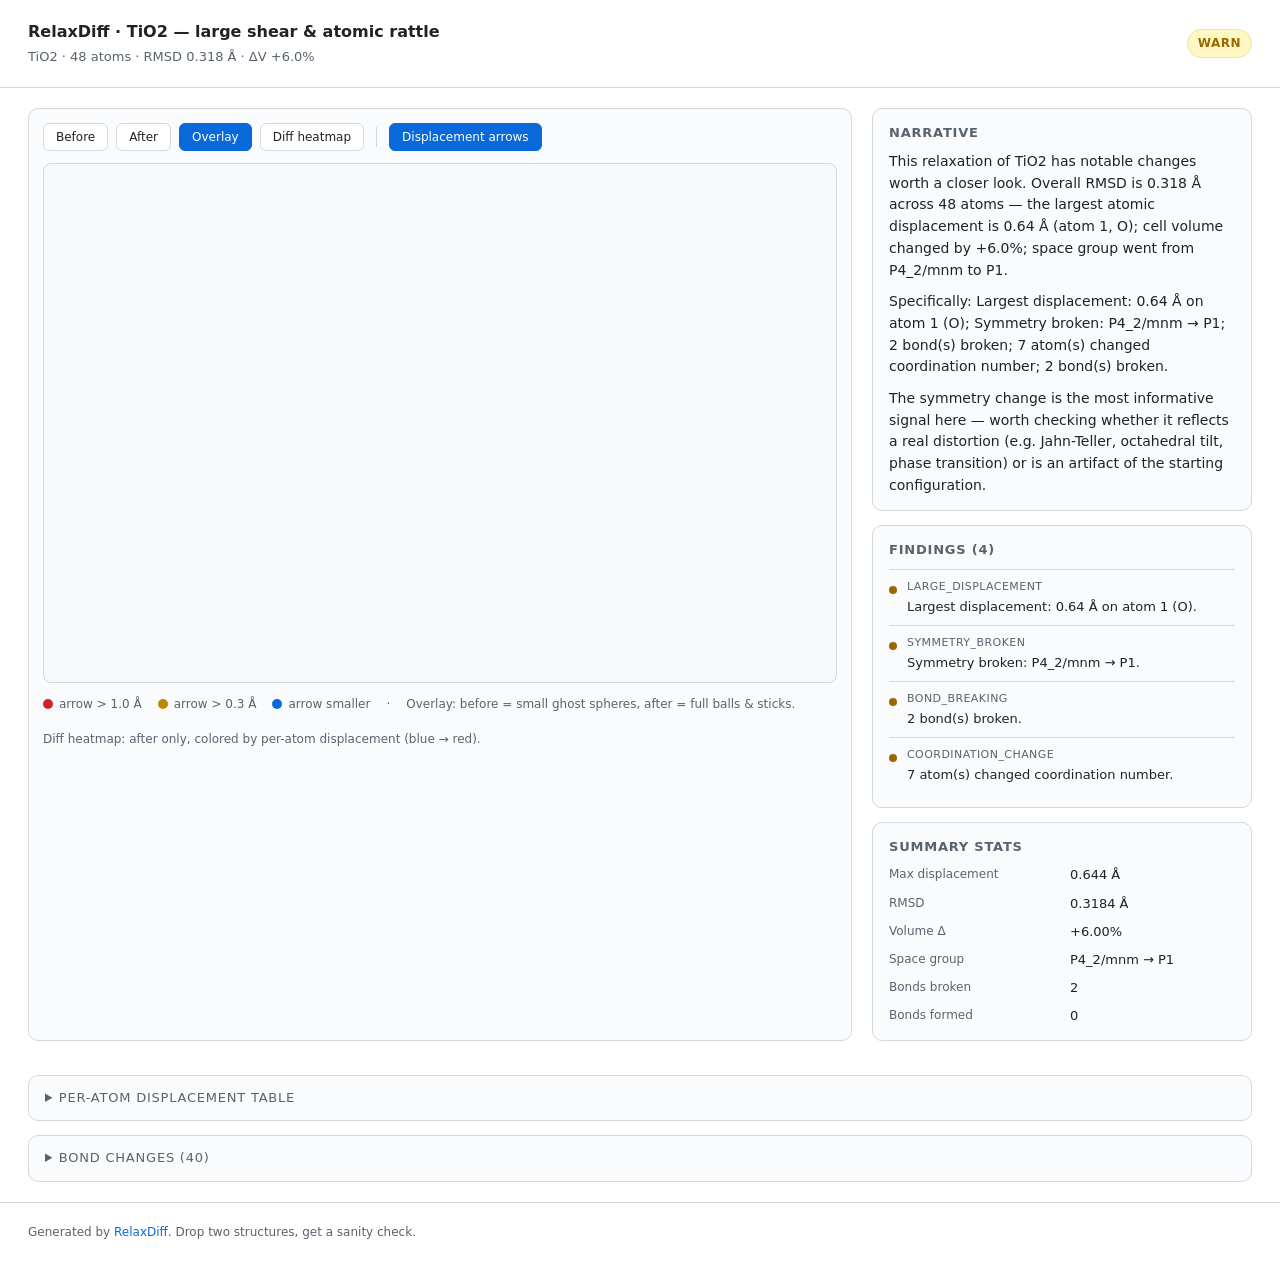
<file: docs/cases/tio2_phase.html>
<!doctype html>
<html lang="en">
<head>
  <meta charset="utf-8" />
  <meta name="viewport" content="width=device-width, initial-scale=1" />
  <title>RelaxDiff · TiO2 — large shear & atomic rattle</title>
  <script src="https://3Dmol.org/build/3Dmol-min.js"></script>
  <style>:root {
  --bg: #ffffff;
  --panel: #fafbfc;
  --panel-2: #f0f3f6;
  --border: #d1d9e0;
  --text: #1f2328;
  --text-dim: #59636e;
  --accent: #0969da;
  --viewer-bg: #f6f8fa;

  --ok: #1a7f37;
  --info: #0969da;
  --warn: #9a6700;
  --alert: #cf222e;
}

* { box-sizing: border-box; }

body {
  margin: 0;
  font-family: -apple-system, BlinkMacSystemFont, "Inter", "SF Pro Text", system-ui, sans-serif;
  background: var(--bg);
  color: var(--text);
  font-size: 14px;
  line-height: 1.55;
}

header {
  padding: 20px 28px;
  border-bottom: 1px solid var(--border);
  display: flex;
  align-items: center;
  justify-content: space-between;
  background: var(--bg);
}

header .title { font-size: 16px; font-weight: 600; }
header .subtitle { color: var(--text-dim); font-size: 13px; margin-top: 2px; }

.severity-chip {
  display: inline-block;
  padding: 4px 10px;
  border-radius: 999px;
  font-size: 12px;
  font-weight: 600;
  text-transform: uppercase;
  letter-spacing: 0.04em;
  border: 1px solid transparent;
}
.severity-ok    { background: #dafbe1; color: var(--ok);    border-color: #aceebb; }
.severity-info  { background: #ddf4ff; color: var(--info);  border-color: #b6e3ff; }
.severity-warn  { background: #fff8c5; color: var(--warn);  border-color: #f0e2a3; }
.severity-alert { background: #ffebe9; color: var(--alert); border-color: #ffcecb; }

main {
  display: grid;
  grid-template-columns: 1fr 380px;
  gap: 20px;
  padding: 20px 28px;
  max-width: 1400px;
  margin: 0 auto;
}

@media (max-width: 980px) {
  main { grid-template-columns: 1fr; }
}

.viewer-card {
  background: var(--panel);
  border: 1px solid var(--border);
  border-radius: 10px;
  padding: 14px;
  display: flex;
  flex-direction: column;
  gap: 12px;
}

.viewer-controls {
  display: flex;
  gap: 8px;
  flex-wrap: wrap;
}

.viewer-controls button {
  background: #ffffff;
  color: var(--text);
  border: 1px solid var(--border);
  padding: 6px 12px;
  border-radius: 6px;
  font-size: 12px;
  cursor: pointer;
  font-family: inherit;
}
.viewer-controls button.active {
  background: var(--accent);
  border-color: var(--accent);
  color: #ffffff;
}
.viewer-controls button:hover:not(.active) { border-color: var(--accent); color: var(--accent); }

.viewer-controls .divider {
  width: 1px; background: var(--border); margin: 4px 4px; align-self: stretch;
}

#viewer {
  width: 100%;
  height: 520px;
  background: var(--viewer-bg);
  border-radius: 8px;
  position: relative;
  border: 1px solid var(--border);
}

.legend {
  display: flex;
  gap: 16px;
  font-size: 12px;
  color: var(--text-dim);
  flex-wrap: wrap;
}
.legend-dot {
  display: inline-block;
  width: 10px; height: 10px;
  border-radius: 50%;
  vertical-align: middle;
  margin-right: 6px;
}

.sidebar {
  display: flex;
  flex-direction: column;
  gap: 14px;
}

.card {
  background: var(--panel);
  border: 1px solid var(--border);
  border-radius: 10px;
  padding: 14px 16px;
}

.card h3 {
  margin: 0 0 8px;
  font-size: 13px;
  text-transform: uppercase;
  letter-spacing: 0.06em;
  color: var(--text-dim);
}

.narrative p { margin: 0 0 10px; }
.narrative p:last-child { margin-bottom: 0; }

.finding {
  display: flex;
  gap: 10px;
  align-items: flex-start;
  padding: 8px 0;
  border-top: 1px solid var(--border);
}
.finding:first-child { border-top: none; }
.finding .pill {
  flex-shrink: 0;
  width: 8px; height: 8px;
  border-radius: 50%;
  margin-top: 8px;
}
.finding .pill.ok    { background: var(--ok); }
.finding .pill.info  { background: var(--info); }
.finding .pill.warn  { background: var(--warn); }
.finding .pill.alert { background: var(--alert); }
.finding .body { flex: 1; }
.finding .rule { font-size: 11px; color: var(--text-dim); text-transform: uppercase; letter-spacing: 0.04em; }
.finding .short { font-size: 13px; margin-top: 2px; }

.stats {
  display: grid;
  grid-template-columns: 1fr 1fr;
  gap: 8px 16px;
}
.stat-label { color: var(--text-dim); font-size: 12px; }
.stat-value { font-size: 13px; font-variant-numeric: tabular-nums; }

details {
  background: var(--panel);
  border: 1px solid var(--border);
  border-radius: 10px;
  padding: 12px 16px;
  margin: 14px 28px;
  max-width: 1400px;
}
details summary {
  cursor: pointer;
  font-size: 13px;
  color: var(--text-dim);
  text-transform: uppercase;
  letter-spacing: 0.06em;
}
details[open] summary { margin-bottom: 10px; }

table {
  width: 100%;
  border-collapse: collapse;
  font-size: 12px;
  font-variant-numeric: tabular-nums;
}
table th, table td {
  text-align: left;
  padding: 6px 10px;
  border-bottom: 1px solid var(--border);
}
table th { color: var(--text-dim); font-weight: 500; }

footer {
  padding: 20px 28px;
  color: var(--text-dim);
  font-size: 12px;
  border-top: 1px solid var(--border);
  margin-top: 20px;
}
footer a { color: var(--accent); text-decoration: none; }</style>
</head>
<body>

<header>
  <div>
    <div class="title">RelaxDiff · TiO2 — large shear & atomic rattle</div>
    <div class="subtitle">
      TiO2 · 48 atoms ·
      RMSD 0.318 Å ·
      ΔV +6.0%
    </div>
  </div>
  <div class="severity-chip severity-warn">
    warn
  </div>
</header>

<main>
  <section class="viewer-card">
    <div class="viewer-controls">
      <button data-mode="before">Before</button>
      <button data-mode="after">After</button>
      <button data-mode="overlay" class="active">Overlay</button>
      <button data-mode="diff">Diff heatmap</button>
      <span class="divider"></span>
      <button id="toggle-arrows" class="active">Displacement arrows</button>
    </div>
    <div id="viewer"></div>
    <div class="legend">
      <span><span class="legend-dot" style="background:#cf222e"></span>arrow &gt; 1.0 Å</span>
      <span><span class="legend-dot" style="background:#bf8700"></span>arrow &gt; 0.3 Å</span>
      <span><span class="legend-dot" style="background:#0969da"></span>arrow smaller</span>
      <span style="color: var(--text-dim);">·</span>
      <span style="color: var(--text-dim);">Overlay: before = small ghost spheres, after = full balls &amp; sticks.</span>
      <span style="color: var(--text-dim);">Diff heatmap: after only, colored by per-atom displacement (blue → red).</span>
    </div>
  </section>

  <aside class="sidebar">
    <div class="card narrative">
      <h3>Narrative</h3>
      <p>This relaxation of TiO2 has notable changes worth a closer look. Overall RMSD is 0.318 Å across 48 atoms — the largest atomic displacement is 0.64 Å (atom 1, O); cell volume changed by +6.0%; space group went from P4_2/mnm to P1.</p>
<p>Specifically: Largest displacement: 0.64 Å on atom 1 (O); Symmetry broken: P4_2/mnm → P1; 2 bond(s) broken; 7 atom(s) changed coordination number; 2 bond(s) broken.</p>
<p>The symmetry change is the most informative signal here — worth checking whether it reflects a real distortion (e.g. Jahn-Teller, octahedral tilt, phase transition) or is an artifact of the starting configuration.</p>
    </div>

    <div class="card">
      <h3>Findings (4)</h3>
      
      <div class="finding">
        <div class="pill warn"></div>
        <div class="body">
          <div class="rule">large_displacement</div>
          <div class="short">Largest displacement: 0.64 Å on atom 1 (O).</div>
        </div>
      </div>
      
      <div class="finding">
        <div class="pill warn"></div>
        <div class="body">
          <div class="rule">symmetry_broken</div>
          <div class="short">Symmetry broken: P4_2/mnm → P1.</div>
        </div>
      </div>
      
      <div class="finding">
        <div class="pill warn"></div>
        <div class="body">
          <div class="rule">bond_breaking</div>
          <div class="short">2 bond(s) broken.</div>
        </div>
      </div>
      
      <div class="finding">
        <div class="pill warn"></div>
        <div class="body">
          <div class="rule">coordination_change</div>
          <div class="short">7 atom(s) changed coordination number.</div>
        </div>
      </div>
      
    </div>

    <div class="card">
      <h3>Summary stats</h3>
      <div class="stats">
        <div class="stat-label">Max displacement</div>
        <div class="stat-value">0.644 Å</div>
        <div class="stat-label">RMSD</div>
        <div class="stat-value">0.3184 Å</div>
        <div class="stat-label">Volume Δ</div>
        <div class="stat-value">+6.00%</div>
        <div class="stat-label">Space group</div>
        <div class="stat-value">P4_2/mnm → P1</div>
        <div class="stat-label">Bonds broken</div>
        <div class="stat-value">2</div>
        <div class="stat-label">Bonds formed</div>
        <div class="stat-value">0</div>
      </div>
    </div>
  </aside>
</main>

<details>
  <summary>Per-atom displacement table</summary>
  <table>
    <thead>
      <tr>
        <th>#</th><th>Element</th><th>Displacement (Å)</th><th>CN before</th><th>CN after</th><th>ΔCN</th>
      </tr>
    </thead>
    <tbody>
      
      <tr>
        <td>0</td>
        <td>O</td>
        <td>0.441</td>
        <td>3</td>
        <td>2</td>
        <td>-1</td>
      </tr>
      
      <tr>
        <td>1</td>
        <td>O</td>
        <td>0.644</td>
        <td>3</td>
        <td>1</td>
        <td>-2</td>
      </tr>
      
      <tr>
        <td>2</td>
        <td>O</td>
        <td>0.377</td>
        <td>3</td>
        <td>3</td>
        <td>—</td>
      </tr>
      
      <tr>
        <td>3</td>
        <td>O</td>
        <td>0.414</td>
        <td>3</td>
        <td>3</td>
        <td>—</td>
      </tr>
      
      <tr>
        <td>4</td>
        <td>O</td>
        <td>0.471</td>
        <td>3</td>
        <td>1</td>
        <td>-2</td>
      </tr>
      
      <tr>
        <td>5</td>
        <td>O</td>
        <td>0.246</td>
        <td>3</td>
        <td>3</td>
        <td>—</td>
      </tr>
      
      <tr>
        <td>6</td>
        <td>O</td>
        <td>0.324</td>
        <td>3</td>
        <td>3</td>
        <td>—</td>
      </tr>
      
      <tr>
        <td>7</td>
        <td>O</td>
        <td>0.274</td>
        <td>3</td>
        <td>3</td>
        <td>—</td>
      </tr>
      
      <tr>
        <td>8</td>
        <td>O</td>
        <td>0.543</td>
        <td>3</td>
        <td>3</td>
        <td>—</td>
      </tr>
      
      <tr>
        <td>9</td>
        <td>O</td>
        <td>0.267</td>
        <td>3</td>
        <td>3</td>
        <td>—</td>
      </tr>
      
      <tr>
        <td>10</td>
        <td>O</td>
        <td>0.171</td>
        <td>3</td>
        <td>3</td>
        <td>—</td>
      </tr>
      
      <tr>
        <td>11</td>
        <td>O</td>
        <td>0.490</td>
        <td>3</td>
        <td>3</td>
        <td>—</td>
      </tr>
      
      <tr>
        <td>12</td>
        <td>O</td>
        <td>0.120</td>
        <td>3</td>
        <td>3</td>
        <td>—</td>
      </tr>
      
      <tr>
        <td>13</td>
        <td>O</td>
        <td>0.346</td>
        <td>3</td>
        <td>3</td>
        <td>—</td>
      </tr>
      
      <tr>
        <td>14</td>
        <td>O</td>
        <td>0.148</td>
        <td>3</td>
        <td>3</td>
        <td>—</td>
      </tr>
      
      <tr>
        <td>15</td>
        <td>O</td>
        <td>0.239</td>
        <td>3</td>
        <td>3</td>
        <td>—</td>
      </tr>
      
      <tr>
        <td>16</td>
        <td>O</td>
        <td>0.518</td>
        <td>3</td>
        <td>1</td>
        <td>-2</td>
      </tr>
      
      <tr>
        <td>17</td>
        <td>O</td>
        <td>0.240</td>
        <td>3</td>
        <td>3</td>
        <td>—</td>
      </tr>
      
      <tr>
        <td>18</td>
        <td>O</td>
        <td>0.397</td>
        <td>3</td>
        <td>3</td>
        <td>—</td>
      </tr>
      
      <tr>
        <td>19</td>
        <td>O</td>
        <td>0.164</td>
        <td>3</td>
        <td>3</td>
        <td>—</td>
      </tr>
      
      <tr>
        <td>20</td>
        <td>O</td>
        <td>0.326</td>
        <td>3</td>
        <td>3</td>
        <td>—</td>
      </tr>
      
      <tr>
        <td>21</td>
        <td>O</td>
        <td>0.156</td>
        <td>3</td>
        <td>3</td>
        <td>—</td>
      </tr>
      
      <tr>
        <td>22</td>
        <td>O</td>
        <td>0.262</td>
        <td>3</td>
        <td>3</td>
        <td>—</td>
      </tr>
      
      <tr>
        <td>23</td>
        <td>O</td>
        <td>0.208</td>
        <td>3</td>
        <td>3</td>
        <td>—</td>
      </tr>
      
      <tr>
        <td>24</td>
        <td>O</td>
        <td>0.286</td>
        <td>3</td>
        <td>2</td>
        <td>-1</td>
      </tr>
      
      <tr>
        <td>25</td>
        <td>O</td>
        <td>0.345</td>
        <td>3</td>
        <td>3</td>
        <td>—</td>
      </tr>
      
      <tr>
        <td>26</td>
        <td>O</td>
        <td>0.215</td>
        <td>3</td>
        <td>3</td>
        <td>—</td>
      </tr>
      
      <tr>
        <td>27</td>
        <td>O</td>
        <td>0.422</td>
        <td>3</td>
        <td>3</td>
        <td>—</td>
      </tr>
      
      <tr>
        <td>28</td>
        <td>O</td>
        <td>0.253</td>
        <td>3</td>
        <td>3</td>
        <td>—</td>
      </tr>
      
      <tr>
        <td>29</td>
        <td>O</td>
        <td>0.368</td>
        <td>3</td>
        <td>3</td>
        <td>—</td>
      </tr>
      
      <tr>
        <td>30</td>
        <td>O</td>
        <td>0.276</td>
        <td>3</td>
        <td>3</td>
        <td>—</td>
      </tr>
      
      <tr>
        <td>31</td>
        <td>O</td>
        <td>0.311</td>
        <td>3</td>
        <td>2</td>
        <td>-1</td>
      </tr>
      
      <tr>
        <td>32</td>
        <td>Ti</td>
        <td>0.335</td>
        <td>6</td>
        <td>6</td>
        <td>—</td>
      </tr>
      
      <tr>
        <td>33</td>
        <td>Ti</td>
        <td>0.277</td>
        <td>6</td>
        <td>6</td>
        <td>—</td>
      </tr>
      
      <tr>
        <td>34</td>
        <td>Ti</td>
        <td>0.386</td>
        <td>6</td>
        <td>4</td>
        <td>-2</td>
      </tr>
      
      <tr>
        <td>35</td>
        <td>Ti</td>
        <td>0.222</td>
        <td>6</td>
        <td>6</td>
        <td>—</td>
      </tr>
      
      <tr>
        <td>36</td>
        <td>Ti</td>
        <td>0.198</td>
        <td>6</td>
        <td>6</td>
        <td>—</td>
      </tr>
      
      <tr>
        <td>37</td>
        <td>Ti</td>
        <td>0.103</td>
        <td>6</td>
        <td>6</td>
        <td>—</td>
      </tr>
      
      <tr>
        <td>38</td>
        <td>Ti</td>
        <td>0.382</td>
        <td>6</td>
        <td>6</td>
        <td>—</td>
      </tr>
      
      <tr>
        <td>39</td>
        <td>Ti</td>
        <td>0.227</td>
        <td>6</td>
        <td>6</td>
        <td>—</td>
      </tr>
      
      <tr>
        <td>40</td>
        <td>Ti</td>
        <td>0.201</td>
        <td>6</td>
        <td>6</td>
        <td>—</td>
      </tr>
      
      <tr>
        <td>41</td>
        <td>Ti</td>
        <td>0.226</td>
        <td>6</td>
        <td>6</td>
        <td>—</td>
      </tr>
      
      <tr>
        <td>42</td>
        <td>Ti</td>
        <td>0.346</td>
        <td>6</td>
        <td>6</td>
        <td>—</td>
      </tr>
      
      <tr>
        <td>43</td>
        <td>Ti</td>
        <td>0.135</td>
        <td>6</td>
        <td>6</td>
        <td>—</td>
      </tr>
      
      <tr>
        <td>44</td>
        <td>Ti</td>
        <td>0.248</td>
        <td>6</td>
        <td>6</td>
        <td>—</td>
      </tr>
      
      <tr>
        <td>45</td>
        <td>Ti</td>
        <td>0.224</td>
        <td>6</td>
        <td>6</td>
        <td>—</td>
      </tr>
      
      <tr>
        <td>46</td>
        <td>Ti</td>
        <td>0.318</td>
        <td>6</td>
        <td>6</td>
        <td>—</td>
      </tr>
      
      <tr>
        <td>47</td>
        <td>Ti</td>
        <td>0.092</td>
        <td>6</td>
        <td>6</td>
        <td>—</td>
      </tr>
      
    </tbody>
  </table>
</details>

<details>
  <summary>Bond changes (40)</summary>
  
  <table>
    <thead>
      <tr><th>i</th><th>j</th><th>Pair</th><th>Before (Å)</th><th>After (Å)</th><th>Δ (Å)</th><th>Kind</th></tr>
    </thead>
    <tbody>
      
      <tr>
        <td>0</td>
        <td>32</td>
        <td>O–Ti</td>
        <td>1.947</td>
        <td>1.585</td>
        <td>-0.361</td>
        <td>compressed</td>
      </tr>
      
      <tr>
        <td>0</td>
        <td>39</td>
        <td>O–Ti</td>
        <td>1.984</td>
        <td>2.636</td>
        <td>+0.653</td>
        <td>stretched</td>
      </tr>
      
      <tr>
        <td>0</td>
        <td>46</td>
        <td>O–Ti</td>
        <td>1.947</td>
        <td>1.368</td>
        <td>-0.579</td>
        <td>compressed</td>
      </tr>
      
      <tr>
        <td>1</td>
        <td>35</td>
        <td>O–Ti</td>
        <td>1.947</td>
        <td>2.366</td>
        <td>+0.420</td>
        <td>stretched</td>
      </tr>
      
      <tr>
        <td>1</td>
        <td>39</td>
        <td>O–Ti</td>
        <td>1.984</td>
        <td>2.364</td>
        <td>+0.380</td>
        <td>stretched</td>
      </tr>
      
      <tr>
        <td>1</td>
        <td>47</td>
        <td>O–Ti</td>
        <td>1.947</td>
        <td>1.462</td>
        <td>-0.485</td>
        <td>compressed</td>
      </tr>
      
      <tr>
        <td>2</td>
        <td>33</td>
        <td>O–Ti</td>
        <td>1.984</td>
        <td>1.524</td>
        <td>-0.460</td>
        <td>compressed</td>
      </tr>
      
      <tr>
        <td>2</td>
        <td>41</td>
        <td>O–Ti</td>
        <td>1.947</td>
        <td>2.475</td>
        <td>+0.529</td>
        <td>stretched</td>
      </tr>
      
      <tr>
        <td>3</td>
        <td>40</td>
        <td>O–Ti</td>
        <td>1.947</td>
        <td>1.523</td>
        <td>-0.424</td>
        <td>compressed</td>
      </tr>
      
      <tr>
        <td>4</td>
        <td>40</td>
        <td>O–Ti</td>
        <td>1.947</td>
        <td>2.336</td>
        <td>+0.389</td>
        <td>stretched</td>
      </tr>
      
      <tr>
        <td>4</td>
        <td>42</td>
        <td>O–Ti</td>
        <td>1.984</td>
        <td>2.404</td>
        <td>+0.420</td>
        <td>stretched</td>
      </tr>
      
      <tr>
        <td>4</td>
        <td>44</td>
        <td>O–Ti</td>
        <td>1.947</td>
        <td>1.585</td>
        <td>-0.361</td>
        <td>compressed</td>
      </tr>
      
      <tr>
        <td>5</td>
        <td>32</td>
        <td>O–Ti</td>
        <td>1.947</td>
        <td>2.598</td>
        <td>+0.651</td>
        <td>stretched</td>
      </tr>
      
      <tr>
        <td>5</td>
        <td>46</td>
        <td>O–Ti</td>
        <td>1.947</td>
        <td>2.310</td>
        <td>+0.363</td>
        <td>stretched</td>
      </tr>
      
      <tr>
        <td>6</td>
        <td>35</td>
        <td>O–Ti</td>
        <td>1.947</td>
        <td>2.476</td>
        <td>+0.529</td>
        <td>stretched</td>
      </tr>
      
      <tr>
        <td>7</td>
        <td>44</td>
        <td>O–Ti</td>
        <td>1.947</td>
        <td>2.323</td>
        <td>+0.377</td>
        <td>stretched</td>
      </tr>
      
      <tr>
        <td>8</td>
        <td>39</td>
        <td>O–Ti</td>
        <td>1.947</td>
        <td>2.458</td>
        <td>+0.511</td>
        <td>stretched</td>
      </tr>
      
      <tr>
        <td>9</td>
        <td>40</td>
        <td>O–Ti</td>
        <td>1.947</td>
        <td>2.312</td>
        <td>+0.365</td>
        <td>stretched</td>
      </tr>
      
      <tr>
        <td>10</td>
        <td>35</td>
        <td>O–Ti</td>
        <td>1.947</td>
        <td>2.313</td>
        <td>+0.366</td>
        <td>stretched</td>
      </tr>
      
      <tr>
        <td>11</td>
        <td>33</td>
        <td>O–Ti</td>
        <td>1.947</td>
        <td>1.549</td>
        <td>-0.398</td>
        <td>compressed</td>
      </tr>
      
      <tr>
        <td>11</td>
        <td>36</td>
        <td>O–Ti</td>
        <td>1.947</td>
        <td>2.369</td>
        <td>+0.422</td>
        <td>stretched</td>
      </tr>
      
      <tr>
        <td>12</td>
        <td>36</td>
        <td>O–Ti</td>
        <td>1.947</td>
        <td>2.284</td>
        <td>+0.337</td>
        <td>stretched</td>
      </tr>
      
      <tr>
        <td>14</td>
        <td>37</td>
        <td>O–Ti</td>
        <td>1.947</td>
        <td>2.296</td>
        <td>+0.349</td>
        <td>stretched</td>
      </tr>
      
      <tr>
        <td>15</td>
        <td>33</td>
        <td>O–Ti</td>
        <td>1.947</td>
        <td>2.282</td>
        <td>+0.336</td>
        <td>stretched</td>
      </tr>
      
      <tr>
        <td>16</td>
        <td>33</td>
        <td>O–Ti</td>
        <td>1.947</td>
        <td>2.346</td>
        <td>+0.399</td>
        <td>stretched</td>
      </tr>
      
      <tr>
        <td>16</td>
        <td>35</td>
        <td>O–Ti</td>
        <td>1.984</td>
        <td>1.255</td>
        <td>-0.729</td>
        <td>compressed</td>
      </tr>
      
      <tr>
        <td>16</td>
        <td>36</td>
        <td>O–Ti</td>
        <td>1.947</td>
        <td>2.686</td>
        <td>+0.740</td>
        <td>stretched</td>
      </tr>
      
      <tr>
        <td>19</td>
        <td>42</td>
        <td>O–Ti</td>
        <td>1.947</td>
        <td>2.470</td>
        <td>+0.523</td>
        <td>stretched</td>
      </tr>
      
      <tr>
        <td>20</td>
        <td>32</td>
        <td>O–Ti</td>
        <td>1.984</td>
        <td>2.381</td>
        <td>+0.398</td>
        <td>stretched</td>
      </tr>
      
      <tr>
        <td>20</td>
        <td>38</td>
        <td>O–Ti</td>
        <td>1.947</td>
        <td>2.421</td>
        <td>+0.475</td>
        <td>stretched</td>
      </tr>
      
      <tr>
        <td>21</td>
        <td>32</td>
        <td>O–Ti</td>
        <td>1.947</td>
        <td>2.262</td>
        <td>+0.315</td>
        <td>stretched</td>
      </tr>
      
      <tr>
        <td>23</td>
        <td>45</td>
        <td>O–Ti</td>
        <td>1.984</td>
        <td>2.449</td>
        <td>+0.466</td>
        <td>stretched</td>
      </tr>
      
      <tr>
        <td>24</td>
        <td>34</td>
        <td>O–Ti</td>
        <td>1.947</td>
        <td>—</td>
        <td>—</td>
        <td>broken</td>
      </tr>
      
      <tr>
        <td>25</td>
        <td>38</td>
        <td>O–Ti</td>
        <td>1.947</td>
        <td>1.380</td>
        <td>-0.566</td>
        <td>compressed</td>
      </tr>
      
      <tr>
        <td>25</td>
        <td>47</td>
        <td>O–Ti</td>
        <td>1.984</td>
        <td>2.292</td>
        <td>+0.308</td>
        <td>stretched</td>
      </tr>
      
      <tr>
        <td>26</td>
        <td>42</td>
        <td>O–Ti</td>
        <td>1.984</td>
        <td>1.583</td>
        <td>-0.400</td>
        <td>compressed</td>
      </tr>
      
      <tr>
        <td>28</td>
        <td>42</td>
        <td>O–Ti</td>
        <td>1.947</td>
        <td>2.333</td>
        <td>+0.386</td>
        <td>stretched</td>
      </tr>
      
      <tr>
        <td>29</td>
        <td>41</td>
        <td>O–Ti</td>
        <td>1.947</td>
        <td>2.381</td>
        <td>+0.434</td>
        <td>stretched</td>
      </tr>
      
      <tr>
        <td>30</td>
        <td>46</td>
        <td>O–Ti</td>
        <td>1.984</td>
        <td>1.571</td>
        <td>-0.412</td>
        <td>compressed</td>
      </tr>
      
      <tr>
        <td>31</td>
        <td>34</td>
        <td>O–Ti</td>
        <td>1.984</td>
        <td>—</td>
        <td>—</td>
        <td>broken</td>
      </tr>
      
    </tbody>
  </table>
  
</details>

<footer>
  Generated by <a href="https://github.com/zoe/relaxdiff">RelaxDiff</a>.
  Drop two structures, get a sanity check.
</footer>

<script id="relaxdiff-payload" type="application/json">{"title": "RelaxDiff \u00b7 TiO2 \u2014 large shear & atomic rattle", "narrative_html": "<p>This relaxation of TiO2 has notable changes worth a closer look. Overall RMSD is 0.318 \u00c5 across 48 atoms \u2014 the largest atomic displacement is 0.64 \u00c5 (atom 1, O); cell volume changed by +6.0%; space group went from P4_2/mnm to P1.</p>\n<p>Specifically: Largest displacement: 0.64 \u00c5 on atom 1 (O); Symmetry broken: P4_2/mnm \u2192 P1; 2 bond(s) broken; 7 atom(s) changed coordination number; 2 bond(s) broken.</p>\n<p>The symmetry change is the most informative signal here \u2014 worth checking whether it reflects a real distortion (e.g. Jahn-Teller, octahedral tilt, phase transition) or is an artifact of the starting configuration.</p>", "diagnosis": {"findings": [{"rule": "large_displacement", "severity": "warn", "short": "Largest displacement: 0.64 \u00c5 on atom 1 (O).", "magnitude": 0.6441412796231147, "atoms_involved": [1], "detail": {"z_score": 2.932745578163944, "mean_displacement": 0.29537277757289554}}, {"rule": "symmetry_broken", "severity": "warn", "short": "Symmetry broken: P4_2/mnm \u2192 P1.", "magnitude": 135.0, "atoms_involved": [], "detail": {"before": {"space_group_number": 136, "space_group_symbol": "P4_2/mnm", "point_group": "4/mmm", "crystal_system": "tetragonal", "n_symmetry_ops": 128, "symprec": 0.2}, "after": {"space_group_number": 1, "space_group_symbol": "P1", "point_group": "1", "crystal_system": "triclinic", "n_symmetry_ops": 1, "symprec": 0.2}}}, {"rule": "bond_breaking", "severity": "warn", "short": "2 bond(s) broken.", "magnitude": 2.0, "atoms_involved": [24, 31, 34], "detail": {"bonds": [{"i": 24, "j": 34, "element_i": "O", "element_j": "Ti", "length_before": 1.9465375144205364, "length_after": null, "delta": null, "kind": "broken"}, {"i": 31, "j": 34, "element_i": "O", "element_j": "Ti", "length_before": 1.9835026863219718, "length_after": null, "delta": null, "kind": "broken"}]}}, {"rule": "coordination_change", "severity": "warn", "short": "7 atom(s) changed coordination number.", "magnitude": 7.0, "atoms_involved": [0, 1, 4, 16, 24, 31, 34], "detail": {"atoms": [{"index": 0, "element": "O", "displacement": 0.4406648615543391, "displacement_vec": [-0.2246199552566102, -0.3540466323897077, 0.1355816285590732], "cn_before": 3, "cn_after": 2, "cn_change": -1}, {"index": 1, "element": "O", "displacement": 0.6441412796231147, "displacement_vec": [-0.003808822966867383, 0.15228421158123112, 0.625869794673935], "cn_before": 3, "cn_after": 1, "cn_change": -2}, {"index": 4, "element": "O", "displacement": 0.4707176299977188, "displacement_vec": [-0.008649829709486965, -0.25817890278680145, 0.39350212425407505], "cn_before": 3, "cn_after": 1, "cn_change": -2}, {"index": 16, "element": "O", "displacement": 0.5178364930063868, "displacement_vec": [0.3640134998801848, 0.14133837289289305, 0.3401062624270861], "cn_before": 3, "cn_after": 1, "cn_change": -2}, {"index": 24, "element": "O", "displacement": 0.2856970915933889, "displacement_vec": [-0.17378087738375564, -0.03473275048485697, 0.2240907647459172], "cn_before": 3, "cn_after": 2, "cn_change": -1}, {"index": 31, "element": "O", "displacement": 0.310655264631307, "displacement_vec": [-0.22510373866534636, 0.21408114457216754, 0.002064902104585035], "cn_before": 3, "cn_after": 2, "cn_change": -1}, {"index": 34, "element": "Ti", "displacement": 0.3856395729882782, "displacement_vec": [0.1537758130811121, -0.17827173400918556, -0.30543422928542674], "cn_before": 6, "cn_after": 4, "cn_change": -2}]}}], "overall_severity": "warn", "summary_stats": {"max_displacement": 0.6441412796231147, "rmsd": 0.31841413755172115, "volume_change_frac": 0.05999999999999998, "space_group_before": 136, "space_group_after": 1, "bonds_broken": 2, "bonds_formed": 0, "n_atoms_moved_over_0p5A": 3}}, "geometry": {"per_atom": [{"index": 0, "element": "O", "displacement": 0.4406648615543391, "displacement_vec": [-0.2246199552566102, -0.3540466323897077, 0.1355816285590732], "cn_before": 3, "cn_after": 2, "cn_change": -1}, {"index": 1, "element": "O", "displacement": 0.6441412796231147, "displacement_vec": [-0.003808822966867383, 0.15228421158123112, 0.625869794673935], "cn_before": 3, "cn_after": 1, "cn_change": -2}, {"index": 2, "element": "O", "displacement": 0.3770297415879612, "displacement_vec": [0.11436221945092896, -0.18863733430608418, 0.30575916161259503], "cn_before": 3, "cn_after": 3, "cn_change": 0}, {"index": 3, "element": "O", "displacement": 0.41384447062291607, "displacement_vec": [0.020084609451286973, -0.2343279593120663, -0.34052057472786207], "cn_before": 3, "cn_after": 3, "cn_change": 0}, {"index": 4, "element": "O", "displacement": 0.4707176299977188, "displacement_vec": [-0.008649829709486965, -0.25817890278680145, 0.39350212425407505], "cn_before": 3, "cn_after": 1, "cn_change": -2}, {"index": 5, "element": "O", "displacement": 0.2457245917544454, "displacement_vec": [0.06284071127205543, -0.05649351237663406, -0.2307381699222348], "cn_before": 3, "cn_after": 3, "cn_change": 0}, {"index": 6, "element": "O", "displacement": 0.3244434679470906, "displacement_vec": [-0.20874036379448374, 0.14073473740837802, -0.20465766074856875], "cn_before": 3, "cn_after": 3, "cn_change": 0}, {"index": 7, "element": "O", "displacement": 0.27430315405283007, "displacement_vec": [0.03396113833259901, -0.15990459140019597, 0.22027115802033878], "cn_before": 3, "cn_after": 3, "cn_change": 0}, {"index": 8, "element": "O", "displacement": 0.5427483990954082, "displacement_vec": [0.09712678123380414, 0.26721905879941416, -0.4623161123107699], "cn_before": 3, "cn_after": 3, "cn_change": 0}, {"index": 9, "element": "O", "displacement": 0.26678723468806326, "displacement_vec": [-0.104133501518879, 0.12877142903785682, -0.20916395845716249], "cn_before": 3, "cn_after": 3, "cn_change": 0}, {"index": 10, "element": "O", "displacement": 0.17141057844161894, "displacement_vec": [0.09675777009174644, 0.1389773018075298, 0.02654863293772239], "cn_before": 3, "cn_after": 3, "cn_change": 0}, {"index": 11, "element": "O", "displacement": 0.4904252998879989, "displacement_vec": [-0.05784078449762367, 0.30024921706966007, -0.3834342526013935], "cn_before": 3, "cn_after": 3, "cn_change": 0}, {"index": 12, "element": "O", "displacement": 0.11993844146232445, "displacement_vec": [-0.02291457564976297, 0.057359522392969715, -0.10281068599155015], "cn_before": 3, "cn_after": 3, "cn_change": 0}, {"index": 13, "element": "O", "displacement": 0.3458941529016916, "displacement_vec": [0.09447721148559554, 0.03220378545011477, -0.331179313551085], "cn_before": 3, "cn_after": 3, "cn_change": 0}, {"index": 14, "element": "O", "displacement": 0.14837368476384089, "displacement_vec": [0.08376479213643039, 0.04570090757964301, -0.1136205834131174], "cn_before": 3, "cn_after": 3, "cn_change": 0}, {"index": 15, "element": "O", "displacement": 0.23892749351979622, "displacement_vec": [-0.1668732941971421, -0.16190848349368483, -0.05500267099170291], "cn_before": 3, "cn_after": 3, "cn_change": 0}, {"index": 16, "element": "O", "displacement": 0.5178364930063868, "displacement_vec": [0.3640134998801848, 0.14133837289289305, 0.3401062624270861], "cn_before": 3, "cn_after": 1, "cn_change": -2}, {"index": 17, "element": "O", "displacement": 0.24002642982628475, "displacement_vec": [0.1961861420411923, 0.07486875064033452, 0.11626846031362471], "cn_before": 3, "cn_after": 3, "cn_change": 0}, {"index": 18, "element": "O", "displacement": 0.39684711777862236, "displacement_vec": [-0.12549580290310672, -0.3184474472965824, 0.20082246301944098], "cn_before": 3, "cn_after": 3, "cn_change": 0}, {"index": 19, "element": "O", "displacement": 0.16383981023493277, "displacement_vec": [-0.05518571041282532, 0.13016060250748027, -0.08280240539344427], "cn_before": 3, "cn_after": 3, "cn_change": 0}, {"index": 20, "element": "O", "displacement": 0.3256766985359173, "displacement_vec": [-0.2261802918156199, 0.10136427634866993, -0.2112654042756794], "cn_before": 3, "cn_after": 3, "cn_change": 0}, {"index": 21, "element": "O", "displacement": 0.15563642341803374, "displacement_vec": [0.15476824577115247, -0.013944953941485056, -0.008661677369163595], "cn_before": 3, "cn_after": 3, "cn_change": 0}, {"index": 22, "element": "O", "displacement": 0.2619716844942965, "displacement_vec": [-0.11391255152403276, 0.07894832606754583, 0.22230667082477815], "cn_before": 3, "cn_after": 3, "cn_change": 0}, {"index": 23, "element": "O", "displacement": 0.20763098948147152, "displacement_vec": [-0.16879878116803013, -0.0078086231448908855, -0.12065083784965397], "cn_before": 3, "cn_after": 3, "cn_change": 0}, {"index": 24, "element": "O", "displacement": 0.2856970915933889, "displacement_vec": [-0.17378087738375564, -0.03473275048485697, 0.2240907647459172], "cn_before": 3, "cn_after": 2, "cn_change": -1}, {"index": 25, "element": "O", "displacement": 0.3446385976436791, "displacement_vec": [0.1712846459879042, 0.2471280154337527, -0.1684193487173459], "cn_before": 3, "cn_after": 3, "cn_change": 0}, {"index": 26, "element": "O", "displacement": 0.21487952612284414, "displacement_vec": [0.07042569609119183, -0.07599491353616514, 0.18825037899956518], "cn_before": 3, "cn_after": 3, "cn_change": 0}, {"index": 27, "element": "O", "displacement": 0.4215101849886641, "displacement_vec": [0.3473288959743072, -0.19620440919234866, -0.13615176783254826], "cn_before": 3, "cn_after": 3, "cn_change": 0}, {"index": 28, "element": "O", "displacement": 0.2527745196854775, "displacement_vec": [-0.03356397487936102, -0.07099512155893418, -0.24026674781865595], "cn_before": 3, "cn_after": 3, "cn_change": 0}, {"index": 29, "element": "O", "displacement": 0.36816842201844424, "displacement_vec": [0.2631706400049121, -0.13955966467304368, 0.216361505835266], "cn_before": 3, "cn_after": 3, "cn_change": 0}, {"index": 30, "element": "O", "displacement": 0.2759613446932687, "displacement_vec": [0.12737427727117048, 0.11365472123765002, -0.21682495611657834], "cn_before": 3, "cn_after": 3, "cn_change": 0}, {"index": 31, "element": "O", "displacement": 0.310655264631307, "displacement_vec": [-0.22510373866534636, 0.21408114457216754, 0.002064902104585035], "cn_before": 3, "cn_after": 2, "cn_change": -1}, {"index": 32, "element": "Ti", "displacement": 0.334689773519426, "displacement_vec": [0.04821092156883749, 0.058390818331043676, 0.3260114474594399], "cn_before": 6, "cn_after": 6, "cn_change": 0}, {"index": 33, "element": "Ti", "displacement": 0.2768327036086067, "displacement_vec": [-0.10031093876429238, 0.1959128673126527, 0.16790535957143238], "cn_before": 6, "cn_after": 6, "cn_change": 0}, {"index": 34, "element": "Ti", "displacement": 0.3856395729882782, "displacement_vec": [0.1537758130811121, -0.17827173400918556, -0.30543422928542674], "cn_before": 6, "cn_after": 4, "cn_change": -2}, {"index": 35, "element": "Ti", "displacement": 0.22200726235714846, "displacement_vec": [-0.18561729562352058, -0.11388295745822856, 0.0431754108873745], "cn_before": 6, "cn_after": 6, "cn_change": 0}, {"index": 36, "element": "Ti", "displacement": 0.1983232146810183, "displacement_vec": [-0.16769703495084945, 0.027855970826449163, 0.10214620325505429], "cn_before": 6, "cn_after": 6, "cn_change": 0}, {"index": 37, "element": "Ti", "displacement": 0.10285231750966106, "displacement_vec": [-0.02638214778982849, -0.06258222036059764, 0.07724019154456686], "cn_before": 6, "cn_after": 6, "cn_change": 0}, {"index": 38, "element": "Ti", "displacement": 0.3818207106398474, "displacement_vec": [-0.1352819626396983, -0.05192868149999502, 0.3532552302451323], "cn_before": 6, "cn_after": 6, "cn_change": 0}, {"index": 39, "element": "Ti", "displacement": 0.22670208865449232, "displacement_vec": [-0.14532907884822538, 0.03862872380813788, -0.169649985376923], "cn_before": 6, "cn_after": 6, "cn_change": 0}, {"index": 40, "element": "Ti", "displacement": 0.20130109728254303, "displacement_vec": [-0.12195538154131609, 0.04593476384974646, 0.15342429452448492], "cn_before": 6, "cn_after": 6, "cn_change": 0}, {"index": 41, "element": "Ti", "displacement": 0.22624391679912628, "displacement_vec": [0.04487454928003271, -0.14194317430362724, -0.17036642857128273], "cn_before": 6, "cn_after": 6, "cn_change": 0}, {"index": 42, "element": "Ti", "displacement": 0.3463226874565486, "displacement_vec": [0.3134746115362251, -0.11308877954620158, 0.09425497180568064], "cn_before": 6, "cn_after": 6, "cn_change": 0}, {"index": 43, "element": "Ti", "displacement": 0.13477859267597947, "displacement_vec": [-0.033423142198971925, 0.07906875684482609, 0.10390521786839513], "cn_before": 6, "cn_after": 6, "cn_change": 0}, {"index": 44, "element": "Ti", "displacement": 0.24758566491002823, "displacement_vec": [-0.0273796872638906, -0.10581610024091313, -0.22215302636713585], "cn_before": 6, "cn_after": 6, "cn_change": 0}, {"index": 45, "element": "Ti", "displacement": 0.22364458177338012, "displacement_vec": [0.20096943442725343, -0.027768344770932353, -0.0941121905560731], "cn_before": 6, "cn_after": 6, "cn_change": 0}, {"index": 46, "element": "Ti", "displacement": 0.31776948782534703, "displacement_vec": [-0.1306015363963648, 0.2620889600588836, -0.12341014179938892], "cn_before": 6, "cn_after": 6, "cn_change": 0}, {"index": 47, "element": "Ti", "displacement": 0.0922545707633773, "displacement_vec": [-0.06565154401002847, -0.006457949775855349, 0.06449089455517588], "cn_before": 6, "cn_after": 6, "cn_change": 0}], "bond_changes": [{"i": 0, "j": 32, "element_i": "O", "element_j": "Ti", "length_before": 1.9465375144205368, "length_after": 1.5853318726045287, "delta": -0.3612056418160081, "kind": "compressed"}, {"i": 0, "j": 39, "element_i": "O", "element_j": "Ti", "length_before": 1.9835026863219714, "length_after": 2.6362763896595722, "delta": 0.6527737033376009, "kind": "stretched"}, {"i": 0, "j": 46, "element_i": "O", "element_j": "Ti", "length_before": 1.9465375144205364, "length_after": 1.3676894925042247, "delta": -0.5788480219163117, "kind": "compressed"}, {"i": 1, "j": 35, "element_i": "O", "element_j": "Ti", "length_before": 1.9465375144205368, "length_after": 2.3663072373477654, "delta": 0.4197697229272286, "kind": "stretched"}, {"i": 1, "j": 39, "element_i": "O", "element_j": "Ti", "length_before": 1.9835026863219727, "length_after": 2.363917408994846, "delta": 0.38041472267287313, "kind": "stretched"}, {"i": 1, "j": 47, "element_i": "O", "element_j": "Ti", "length_before": 1.9465375144205366, "length_after": 1.4619451765606881, "delta": -0.48459233785984845, "kind": "compressed"}, {"i": 2, "j": 33, "element_i": "O", "element_j": "Ti", "length_before": 1.9835026863219722, "length_after": 1.5235693243437185, "delta": -0.45993336197825374, "kind": "compressed"}, {"i": 2, "j": 41, "element_i": "O", "element_j": "Ti", "length_before": 1.9465375144205368, "length_after": 2.475425021946578, "delta": 0.5288875075260411, "kind": "stretched"}, {"i": 3, "j": 40, "element_i": "O", "element_j": "Ti", "length_before": 1.9465375144205357, "length_after": 1.5227097035412387, "delta": -0.423827810879297, "kind": "compressed"}, {"i": 4, "j": 40, "element_i": "O", "element_j": "Ti", "length_before": 1.9465375144205366, "length_after": 2.335909974993078, "delta": 0.38937246057254127, "kind": "stretched"}, {"i": 4, "j": 42, "element_i": "O", "element_j": "Ti", "length_before": 1.983502686321973, "length_after": 2.4035035793828134, "delta": 0.42000089306084054, "kind": "stretched"}, {"i": 4, "j": 44, "element_i": "O", "element_j": "Ti", "length_before": 1.9465375144205368, "length_after": 1.5852746290185005, "delta": -0.3612628854020363, "kind": "compressed"}, {"i": 5, "j": 32, "element_i": "O", "element_j": "Ti", "length_before": 1.9465375144205366, "length_after": 2.5978481357075642, "delta": 0.6513106212870277, "kind": "stretched"}, {"i": 5, "j": 46, "element_i": "O", "element_j": "Ti", "length_before": 1.9465375144205366, "length_after": 2.309516324343101, "delta": 0.3629788099225646, "kind": "stretched"}, {"i": 6, "j": 35, "element_i": "O", "element_j": "Ti", "length_before": 1.9465375144205366, "length_after": 2.4759205449214177, "delta": 0.5293830305008811, "kind": "stretched"}, {"i": 7, "j": 44, "element_i": "O", "element_j": "Ti", "length_before": 1.946537514420536, "length_after": 2.3231770965541747, "delta": 0.3766395821336388, "kind": "stretched"}, {"i": 8, "j": 39, "element_i": "O", "element_j": "Ti", "length_before": 1.9465375144205368, "length_after": 2.457804857532408, "delta": 0.5112673431118713, "kind": "stretched"}, {"i": 9, "j": 40, "element_i": "O", "element_j": "Ti", "length_before": 1.9465375144205368, "length_after": 2.311726995806855, "delta": 0.3651894813863181, "kind": "stretched"}, {"i": 10, "j": 35, "element_i": "O", "element_j": "Ti", "length_before": 1.9465375144205368, "length_after": 2.3129862022704413, "delta": 0.3664486878499045, "kind": "stretched"}, {"i": 11, "j": 33, "element_i": "O", "element_j": "Ti", "length_before": 1.9465375144205352, "length_after": 1.5488950219899853, "delta": -0.39764249243054994, "kind": "compressed"}, {"i": 11, "j": 36, "element_i": "O", "element_j": "Ti", "length_before": 1.9465375144205352, "length_after": 2.368595144917222, "delta": 0.42205763049668654, "kind": "stretched"}, {"i": 12, "j": 36, "element_i": "O", "element_j": "Ti", "length_before": 1.946537514420537, "length_after": 2.283791641514787, "delta": 0.33725412709424996, "kind": "stretched"}, {"i": 14, "j": 37, "element_i": "O", "element_j": "Ti", "length_before": 1.9465375144205366, "length_after": 2.2958990620941453, "delta": 0.3493615476736087, "kind": "stretched"}, {"i": 15, "j": 33, "element_i": "O", "element_j": "Ti", "length_before": 1.9465375144205355, "length_after": 2.282211327019035, "delta": 0.3356738125984997, "kind": "stretched"}, {"i": 16, "j": 33, "element_i": "O", "element_j": "Ti", "length_before": 1.946537514420537, "length_after": 2.3457324671128297, "delta": 0.39919495269229266, "kind": "stretched"}, {"i": 16, "j": 35, "element_i": "O", "element_j": "Ti", "length_before": 1.9835026863219736, "length_after": 1.2548481486858951, "delta": -0.7286545376360785, "kind": "compressed"}, {"i": 16, "j": 36, "element_i": "O", "element_j": "Ti", "length_before": 1.946537514420537, "length_after": 2.6860823523200317, "delta": 0.7395448378994947, "kind": "stretched"}, {"i": 19, "j": 42, "element_i": "O", "element_j": "Ti", "length_before": 1.9465375144205364, "length_after": 2.469537733857248, "delta": 0.5230002194367118, "kind": "stretched"}, {"i": 20, "j": 32, "element_i": "O", "element_j": "Ti", "length_before": 1.9835026863219722, "length_after": 2.381149398503749, "delta": 0.3976467121817766, "kind": "stretched"}, {"i": 20, "j": 38, "element_i": "O", "element_j": "Ti", "length_before": 1.9465375144205368, "length_after": 2.421141392500899, "delta": 0.4746038780803621, "kind": "stretched"}, {"i": 21, "j": 32, "element_i": "O", "element_j": "Ti", "length_before": 1.9465375144205366, "length_after": 2.2619632503712204, "delta": 0.3154257359506838, "kind": "stretched"}, {"i": 23, "j": 45, "element_i": "O", "element_j": "Ti", "length_before": 1.9835026863219727, "length_after": 2.44945378968093, "delta": 0.4659511033589574, "kind": "stretched"}, {"i": 24, "j": 34, "element_i": "O", "element_j": "Ti", "length_before": 1.9465375144205364, "length_after": null, "delta": null, "kind": "broken"}, {"i": 25, "j": 38, "element_i": "O", "element_j": "Ti", "length_before": 1.9465375144205361, "length_after": 1.3804026896766017, "delta": -0.5661348247439344, "kind": "compressed"}, {"i": 25, "j": 47, "element_i": "O", "element_j": "Ti", "length_before": 1.9835026863219725, "length_after": 2.2916134804704473, "delta": 0.30811079414847486, "kind": "stretched"}, {"i": 26, "j": 42, "element_i": "O", "element_j": "Ti", "length_before": 1.9835026863219722, "length_after": 1.5833792483674398, "delta": -0.4001234379545324, "kind": "compressed"}, {"i": 28, "j": 42, "element_i": "O", "element_j": "Ti", "length_before": 1.9465375144205366, "length_after": 2.3326086690556056, "delta": 0.386071154635069, "kind": "stretched"}, {"i": 29, "j": 41, "element_i": "O", "element_j": "Ti", "length_before": 1.9465375144205368, "length_after": 2.3807304219985217, "delta": 0.4341929075779849, "kind": "stretched"}, {"i": 30, "j": 46, "element_i": "O", "element_j": "Ti", "length_before": 1.9835026863219722, "length_after": 1.5713010636314577, "delta": -0.4122016226905145, "kind": "compressed"}, {"i": 31, "j": 34, "element_i": "O", "element_j": "Ti", "length_before": 1.9835026863219718, "length_after": null, "delta": null, "kind": "broken"}], "cell": {"a_before": 9.188, "a_after": 9.204446968721152, "b_before": 9.188, "b_after": 9.188, "c_before": 5.918, "c_after": 6.27308, "alpha_before": 90.0, "alpha_after": 90.0, "beta_before": 90.0, "beta_after": 90.0, "gamma_before": 90.0, "gamma_after": 93.4256769303601, "volume_before": 499.59367779200005, "volume_after": 529.56929845952, "volume_change_frac": 0.05999999999999998}, "strain": [[0.0013432369810988387, -0.029916946744871276, 0.0], [-0.02991694674487127, -0.0004476120295320296, 0.0], [0.0, 0.0, 0.06000000000000005]], "rotation": [[-0.02991694674487146, 0.999552387970468, 0.0], [-0.9995523879704681, -0.029916946744871244, 0.0], [0.0, 0.0, 1.0]], "rmsd": 0.31841413755172115, "max_displacement": 0.6441412796231147, "max_displacement_index": 1, "formula": "TiO2", "n_atoms": 48}, "symmetry": {"before": {"space_group_number": 136, "space_group_symbol": "P4_2/mnm", "point_group": "4/mmm", "crystal_system": "tetragonal", "n_symmetry_ops": 128, "symprec": 0.2}, "after": {"space_group_number": 1, "space_group_symbol": "P1", "point_group": "1", "crystal_system": "triclinic", "n_symmetry_ops": 1, "symprec": 0.2}, "space_group_changed": true, "direction": "broken", "tolerance_scan": [{"symprec": 0.001, "before_sg": 136, "after_sg": 1, "before_symbol": "P4_2/mnm", "after_symbol": "P1", "changed": true}, {"symprec": 0.01, "before_sg": 136, "after_sg": 1, "before_symbol": "P4_2/mnm", "after_symbol": "P1", "changed": true}, {"symprec": 0.05, "before_sg": 136, "after_sg": 1, "before_symbol": "P4_2/mnm", "after_symbol": "P1", "changed": true}, {"symprec": 0.1, "before_sg": 136, "after_sg": 1, "before_symbol": "P4_2/mnm", "after_symbol": "P1", "changed": true}, {"symprec": 0.2, "before_sg": 136, "after_sg": 1, "before_symbol": "P4_2/mnm", "after_symbol": "P1", "changed": true}]}, "before_cif": "# generated using pymatgen\ndata_TiO2\n_symmetry_space_group_name_H-M   'P 1'\n_cell_length_a   9.18800000\n_cell_length_b   9.18800000\n_cell_length_c   5.91800000\n_cell_angle_alpha   90.00000000\n_cell_angle_beta   90.00000000\n_cell_angle_gamma   90.00000000\n_symmetry_Int_Tables_number   1\n_chemical_formula_structural   TiO2\n_chemical_formula_sum   'Ti16 O32'\n_cell_volume   499.59367779\n_cell_formula_units_Z   16\nloop_\n _symmetry_equiv_pos_site_id\n _symmetry_equiv_pos_as_xyz\n  1  'x, y, z'\nloop_\n _atom_site_type_symbol\n _atom_site_label\n _atom_site_symmetry_multiplicity\n _atom_site_fract_x\n _atom_site_fract_y\n _atom_site_fract_z\n _atom_site_occupancy\n  O  O0  1  0.40265000  0.59735000  0.75000000  1\n  O  O1  1  0.09735000  0.90265000  0.75000000  1\n  O  O2  1  0.59735000  0.90265000  0.75000000  1\n  O  O3  1  0.65265000  0.15265000  0.00000000  1\n  O  O4  1  0.84735000  0.34735000  0.00000000  1\n  O  O5  1  0.59735000  0.40265000  0.25000000  1\n  O  O6  1  0.90265000  0.09735000  0.25000000  1\n  O  O7  1  0.65265000  0.15265000  0.50000000  1\n  O  O8  1  0.34735000  0.84735000  0.50000000  1\n  O  O9  1  0.84735000  0.34735000  0.50000000  1\n  O  O10  1  0.90265000  0.09735000  0.75000000  1\n  O  O11  1  0.65265000  0.65265000  0.00000000  1\n  O  O12  1  0.84735000  0.84735000  0.00000000  1\n  O  O13  1  0.59735000  0.90265000  0.25000000  1\n  O  O14  1  0.90265000  0.59735000  0.25000000  1\n  O  O15  1  0.65265000  0.65265000  0.50000000  1\n  O  O16  1  0.84735000  0.84735000  0.50000000  1\n  O  O17  1  0.59735000  0.40265000  0.75000000  1\n  O  O18  1  0.15265000  0.65265000  0.50000000  1\n  O  O19  1  0.90265000  0.59735000  0.75000000  1\n  O  O20  1  0.34735000  0.34735000  0.50000000  1\n  O  O21  1  0.40265000  0.59735000  0.25000000  1\n  O  O22  1  0.09735000  0.90265000  0.25000000  1\n  O  O23  1  0.34735000  0.84735000  0.00000000  1\n  O  O24  1  0.15265000  0.15265000  0.50000000  1\n  O  O25  1  0.15265000  0.15265000  0.00000000  1\n  O  O26  1  0.15265000  0.65265000  0.00000000  1\n  O  O27  1  0.40265000  0.09735000  0.25000000  1\n  O  O28  1  0.09735000  0.40265000  0.75000000  1\n  O  O29  1  0.40265000  0.09735000  0.75000000  1\n  O  O30  1  0.34735000  0.34735000  0.00000000  1\n  O  O31  1  0.09735000  0.40265000  0.25000000  1\n  Ti  Ti32  1  0.50000000  0.50000000  0.50000000  1\n  Ti  Ti33  1  0.75000000  0.75000000  0.75000000  1\n  Ti  Ti34  1  0.25000000  0.25000000  0.25000000  1\n  Ti  Ti35  1  0.00000000  0.00000000  0.50000000  1\n  Ti  Ti36  1  0.75000000  0.75000000  0.25000000  1\n  Ti  Ti37  1  0.00000000  0.50000000  0.50000000  1\n  Ti  Ti38  1  0.25000000  0.25000000  0.75000000  1\n  Ti  Ti39  1  0.25000000  0.75000000  0.75000000  1\n  Ti  Ti40  1  0.75000000  0.25000000  0.75000000  1\n  Ti  Ti41  1  0.50000000  0.00000000  0.50000000  1\n  Ti  Ti42  1  0.00000000  0.50000000  0.00000000  1\n  Ti  Ti43  1  0.25000000  0.75000000  0.25000000  1\n  Ti  Ti44  1  0.75000000  0.25000000  0.25000000  1\n  Ti  Ti45  1  0.50000000  0.00000000  0.00000000  1\n  Ti  Ti46  1  0.50000000  0.50000000  0.00000000  1\n  Ti  Ti47  1  0.00000000  0.00000000  0.00000000  1\n", "after_cif": "# generated using pymatgen\ndata_TiO2\n_symmetry_space_group_name_H-M   'P 1'\n_cell_length_a   9.20444697\n_cell_length_b   9.18800000\n_cell_length_c   6.27308000\n_cell_angle_alpha   90.00000000\n_cell_angle_beta   90.00000000\n_cell_angle_gamma   93.42567693\n_symmetry_Int_Tables_number   1\n_chemical_formula_structural   TiO2\n_chemical_formula_sum   'Ti16 O32'\n_cell_volume   529.56929846\n_cell_formula_units_Z   16\nloop_\n _symmetry_equiv_pos_site_id\n _symmetry_equiv_pos_as_xyz\n  1  'x, y, z'\nloop_\n _atom_site_type_symbol\n _atom_site_label\n _atom_site_symmetry_multiplicity\n _atom_site_fract_x\n _atom_site_fract_y\n _atom_site_fract_z\n _atom_site_occupancy\n  O  O_9  1  0.41717111  0.53480393  0.77224276  1\n  O  O_8  1  0.07983704  0.91828554  0.85267668  1\n  O  O_16  1  0.63134524  0.89558356  0.80016113  1\n  O  O_20  1  0.68119399  0.13018660  -0.05586389  1\n  O  O_29  1  0.87534608  0.31914693  0.06455574  1\n  O  O_27  1  0.61073878  0.40374154  0.21214639  1\n  O  O_5  1  0.86344041  0.08877487  0.21642502  1\n  O  O_15  1  0.67440090  0.13959363  0.53613645  1\n  O  O_14  1  0.32826638  0.88643335  0.42415502  1\n  O  O_32  1  0.82121908  0.34924943  0.46568574  1\n  O  O_10  1  0.89791315  0.12286507  0.75435542  1\n  O  O_1  1  0.61247385  0.67783067  -0.06290407  1\n  O  O_18  1  0.83834359  0.85082934  -0.01686654  1\n  O  O_12  1  0.60433681  0.91664678  0.19566858  1\n  O  O_31  1  0.90692060  0.61156856  0.23136005  1\n  O  O_22  1  0.65209297  0.61684950  0.49097657  1\n  O  O_6  1  0.87233318  0.90309905  0.55579592  1\n  O  O_19  1  0.61096129  0.43255836  0.76907435  1\n  O  O_28  1  0.17429834  0.60498022  0.53294580  1\n  O  O_21  1  0.88185495  0.60488769  0.73641590  1\n  O  O_23  1  0.31060092  0.33266541  0.46534099  1\n  O  O_24  1  0.42157889  0.61324342  0.24857901  1\n  O  O_4  1  0.07571184  0.89819694  0.28647038  1\n  O  O_3  1  0.32928760  0.82758786  -0.01979330  1\n  O  O_7  1  0.13704940  0.12948894  0.53676307  1\n  O  O_11  1  0.14414070  0.19793435  -0.02762993  1\n  O  O_30  1  0.16907776  0.65253555  0.03088330  1\n  O  O_13  1  0.46363208  0.11562324  0.22766371  1\n  O  O_25  1  0.10154961  0.39139573  0.71058319  1\n  O  O_17  1  0.44783460  0.11215591  0.78549505  1\n  O  O_2  1  0.34888927  0.37362909  -0.03557108  1\n  O  O_26  1  0.04807536  0.39997552  0.25033876  1\n  Ti  Ti_12  1  0.49885786  0.51156809  0.55348360  1\n  Ti  Ti_1  1  0.71676497  0.75941035  0.77754561  1\n  Ti  Ti_16  1  0.28725430  0.24844896  0.19989218  1\n  Ti  Ti_13  1  -0.00804828  -0.03283778  0.50708312  1\n  Ti  Ti_15  1  0.72805980  0.73412335  0.26675753  1\n  Ti  Ti_3  1  0.00406149  0.49043889  0.51267159  1\n  Ti  Ti_4  1  0.24064812  0.22934454  0.80795307  1\n  Ti  Ti_10  1  0.22936073  0.73776925  0.72216818  1\n  Ti  Ti_6  1  0.73116345  0.24116231  0.77516993  1\n  Ti  Ti_5  1  0.52096014  -0.00993737  0.47205064  1\n  Ti  Ti_7  1  0.04785857  0.52324194  0.01546294  1\n  Ti  Ti_14  1  0.23737890  0.75459021  0.26704611  1\n  Ti  Ti_11  1  0.75880023  0.23576668  0.21355482  1\n  Ti  Ti_2  1  0.52566339  0.01961891  -0.01543952  1\n  Ti  Ti_8  1  0.45594183  0.51299210  -0.02024597  1\n  Ti  Ti_9  1  -0.00664126  -0.00804700  0.01058001  1\n", "displacements": [{"index": 0, "element": "O", "displacement": 0.4406648615543391, "vec": [-0.2246199552566102, -0.3540466323897077, 0.1355816285590732], "cn_before": 3, "cn_after": 2}, {"index": 1, "element": "O", "displacement": 0.6441412796231147, "vec": [-0.003808822966867383, 0.15228421158123112, 0.625869794673935], "cn_before": 3, "cn_after": 1}, {"index": 2, "element": "O", "displacement": 0.3770297415879612, "vec": [0.11436221945092896, -0.18863733430608418, 0.30575916161259503], "cn_before": 3, "cn_after": 3}, {"index": 3, "element": "O", "displacement": 0.41384447062291607, "vec": [0.020084609451286973, -0.2343279593120663, -0.34052057472786207], "cn_before": 3, "cn_after": 3}, {"index": 4, "element": "O", "displacement": 0.4707176299977188, "vec": [-0.008649829709486965, -0.25817890278680145, 0.39350212425407505], "cn_before": 3, "cn_after": 1}, {"index": 5, "element": "O", "displacement": 0.2457245917544454, "vec": [0.06284071127205543, -0.05649351237663406, -0.2307381699222348], "cn_before": 3, "cn_after": 3}, {"index": 6, "element": "O", "displacement": 0.3244434679470906, "vec": [-0.20874036379448374, 0.14073473740837802, -0.20465766074856875], "cn_before": 3, "cn_after": 3}, {"index": 7, "element": "O", "displacement": 0.27430315405283007, "vec": [0.03396113833259901, -0.15990459140019597, 0.22027115802033878], "cn_before": 3, "cn_after": 3}, {"index": 8, "element": "O", "displacement": 0.5427483990954082, "vec": [0.09712678123380414, 0.26721905879941416, -0.4623161123107699], "cn_before": 3, "cn_after": 3}, {"index": 9, "element": "O", "displacement": 0.26678723468806326, "vec": [-0.104133501518879, 0.12877142903785682, -0.20916395845716249], "cn_before": 3, "cn_after": 3}, {"index": 10, "element": "O", "displacement": 0.17141057844161894, "vec": [0.09675777009174644, 0.1389773018075298, 0.02654863293772239], "cn_before": 3, "cn_after": 3}, {"index": 11, "element": "O", "displacement": 0.4904252998879989, "vec": [-0.05784078449762367, 0.30024921706966007, -0.3834342526013935], "cn_before": 3, "cn_after": 3}, {"index": 12, "element": "O", "displacement": 0.11993844146232445, "vec": [-0.02291457564976297, 0.057359522392969715, -0.10281068599155015], "cn_before": 3, "cn_after": 3}, {"index": 13, "element": "O", "displacement": 0.3458941529016916, "vec": [0.09447721148559554, 0.03220378545011477, -0.331179313551085], "cn_before": 3, "cn_after": 3}, {"index": 14, "element": "O", "displacement": 0.14837368476384089, "vec": [0.08376479213643039, 0.04570090757964301, -0.1136205834131174], "cn_before": 3, "cn_after": 3}, {"index": 15, "element": "O", "displacement": 0.23892749351979622, "vec": [-0.1668732941971421, -0.16190848349368483, -0.05500267099170291], "cn_before": 3, "cn_after": 3}, {"index": 16, "element": "O", "displacement": 0.5178364930063868, "vec": [0.3640134998801848, 0.14133837289289305, 0.3401062624270861], "cn_before": 3, "cn_after": 1}, {"index": 17, "element": "O", "displacement": 0.24002642982628475, "vec": [0.1961861420411923, 0.07486875064033452, 0.11626846031362471], "cn_before": 3, "cn_after": 3}, {"index": 18, "element": "O", "displacement": 0.39684711777862236, "vec": [-0.12549580290310672, -0.3184474472965824, 0.20082246301944098], "cn_before": 3, "cn_after": 3}, {"index": 19, "element": "O", "displacement": 0.16383981023493277, "vec": [-0.05518571041282532, 0.13016060250748027, -0.08280240539344427], "cn_before": 3, "cn_after": 3}, {"index": 20, "element": "O", "displacement": 0.3256766985359173, "vec": [-0.2261802918156199, 0.10136427634866993, -0.2112654042756794], "cn_before": 3, "cn_after": 3}, {"index": 21, "element": "O", "displacement": 0.15563642341803374, "vec": [0.15476824577115247, -0.013944953941485056, -0.008661677369163595], "cn_before": 3, "cn_after": 3}, {"index": 22, "element": "O", "displacement": 0.2619716844942965, "vec": [-0.11391255152403276, 0.07894832606754583, 0.22230667082477815], "cn_before": 3, "cn_after": 3}, {"index": 23, "element": "O", "displacement": 0.20763098948147152, "vec": [-0.16879878116803013, -0.0078086231448908855, -0.12065083784965397], "cn_before": 3, "cn_after": 3}, {"index": 24, "element": "O", "displacement": 0.2856970915933889, "vec": [-0.17378087738375564, -0.03473275048485697, 0.2240907647459172], "cn_before": 3, "cn_after": 2}, {"index": 25, "element": "O", "displacement": 0.3446385976436791, "vec": [0.1712846459879042, 0.2471280154337527, -0.1684193487173459], "cn_before": 3, "cn_after": 3}, {"index": 26, "element": "O", "displacement": 0.21487952612284414, "vec": [0.07042569609119183, -0.07599491353616514, 0.18825037899956518], "cn_before": 3, "cn_after": 3}, {"index": 27, "element": "O", "displacement": 0.4215101849886641, "vec": [0.3473288959743072, -0.19620440919234866, -0.13615176783254826], "cn_before": 3, "cn_after": 3}, {"index": 28, "element": "O", "displacement": 0.2527745196854775, "vec": [-0.03356397487936102, -0.07099512155893418, -0.24026674781865595], "cn_before": 3, "cn_after": 3}, {"index": 29, "element": "O", "displacement": 0.36816842201844424, "vec": [0.2631706400049121, -0.13955966467304368, 0.216361505835266], "cn_before": 3, "cn_after": 3}, {"index": 30, "element": "O", "displacement": 0.2759613446932687, "vec": [0.12737427727117048, 0.11365472123765002, -0.21682495611657834], "cn_before": 3, "cn_after": 3}, {"index": 31, "element": "O", "displacement": 0.310655264631307, "vec": [-0.22510373866534636, 0.21408114457216754, 0.002064902104585035], "cn_before": 3, "cn_after": 2}, {"index": 32, "element": "Ti", "displacement": 0.334689773519426, "vec": [0.04821092156883749, 0.058390818331043676, 0.3260114474594399], "cn_before": 6, "cn_after": 6}, {"index": 33, "element": "Ti", "displacement": 0.2768327036086067, "vec": [-0.10031093876429238, 0.1959128673126527, 0.16790535957143238], "cn_before": 6, "cn_after": 6}, {"index": 34, "element": "Ti", "displacement": 0.3856395729882782, "vec": [0.1537758130811121, -0.17827173400918556, -0.30543422928542674], "cn_before": 6, "cn_after": 4}, {"index": 35, "element": "Ti", "displacement": 0.22200726235714846, "vec": [-0.18561729562352058, -0.11388295745822856, 0.0431754108873745], "cn_before": 6, "cn_after": 6}, {"index": 36, "element": "Ti", "displacement": 0.1983232146810183, "vec": [-0.16769703495084945, 0.027855970826449163, 0.10214620325505429], "cn_before": 6, "cn_after": 6}, {"index": 37, "element": "Ti", "displacement": 0.10285231750966106, "vec": [-0.02638214778982849, -0.06258222036059764, 0.07724019154456686], "cn_before": 6, "cn_after": 6}, {"index": 38, "element": "Ti", "displacement": 0.3818207106398474, "vec": [-0.1352819626396983, -0.05192868149999502, 0.3532552302451323], "cn_before": 6, "cn_after": 6}, {"index": 39, "element": "Ti", "displacement": 0.22670208865449232, "vec": [-0.14532907884822538, 0.03862872380813788, -0.169649985376923], "cn_before": 6, "cn_after": 6}, {"index": 40, "element": "Ti", "displacement": 0.20130109728254303, "vec": [-0.12195538154131609, 0.04593476384974646, 0.15342429452448492], "cn_before": 6, "cn_after": 6}, {"index": 41, "element": "Ti", "displacement": 0.22624391679912628, "vec": [0.04487454928003271, -0.14194317430362724, -0.17036642857128273], "cn_before": 6, "cn_after": 6}, {"index": 42, "element": "Ti", "displacement": 0.3463226874565486, "vec": [0.3134746115362251, -0.11308877954620158, 0.09425497180568064], "cn_before": 6, "cn_after": 6}, {"index": 43, "element": "Ti", "displacement": 0.13477859267597947, "vec": [-0.033423142198971925, 0.07906875684482609, 0.10390521786839513], "cn_before": 6, "cn_after": 6}, {"index": 44, "element": "Ti", "displacement": 0.24758566491002823, "vec": [-0.0273796872638906, -0.10581610024091313, -0.22215302636713585], "cn_before": 6, "cn_after": 6}, {"index": 45, "element": "Ti", "displacement": 0.22364458177338012, "vec": [0.20096943442725343, -0.027768344770932353, -0.0941121905560731], "cn_before": 6, "cn_after": 6}, {"index": 46, "element": "Ti", "displacement": 0.31776948782534703, "vec": [-0.1306015363963648, 0.2620889600588836, -0.12341014179938892], "cn_before": 6, "cn_after": 6}, {"index": 47, "element": "Ti", "displacement": 0.0922545707633773, "vec": [-0.06565154401002847, -0.006457949775855349, 0.06449089455517588], "cn_before": 6, "cn_after": 6}], "max_displacement": 0.6441412796231147, "severity_overall": "warn", "viewer_lib": "embedded", "threedmol_url": "https://3Dmol.org/build/3Dmol-min.js"}</script>
<script>
  window.__RELAXDIFF__ = JSON.parse(document.getElementById("relaxdiff-payload").textContent);
</script>
<script>// In-page viewer logic. Reads window.__RELAXDIFF__ payload and drives 3Dmol.js.

(function () {
  const data = window.__RELAXDIFF__;
  if (!data) return;

  const viewer = $3Dmol.createViewer("viewer", { backgroundColor: "#f6f8fa" });

  // Two models: 0 = before, 1 = after (aligned).
  const beforeModel = viewer.addModel(data.before_cif, "cif", { keepH: true });
  const afterModel  = viewer.addModel(data.after_cif,  "cif", { keepH: true });

  const ARROW_BIG   = "#cf222e"; // > 1.0 Å
  const ARROW_MID   = "#bf8700"; // > 0.3 Å
  const ARROW_SMALL = "#0969da"; // smaller

  // ---- displacement-magnitude color spectrum for the Diff mode ----
  // 0 Å → blue, max → red.
  function magnitudeColor(d, dMax) {
    const t = dMax > 1e-6 ? Math.min(1, d / dMax) : 0;
    // Interpolate blue (9,105,218) → orange (191,135,0) → red (207,34,46)
    let r, g, b;
    if (t < 0.5) {
      const u = t / 0.5;
      r = Math.round(9 + (191 - 9) * u);
      g = Math.round(105 + (135 - 105) * u);
      b = Math.round(218 + (0 - 218) * u);
    } else {
      const u = (t - 0.5) / 0.5;
      r = Math.round(191 + (207 - 191) * u);
      g = Math.round(135 + (34 - 135) * u);
      b = Math.round(0 + (46 - 0) * u);
    }
    return `rgb(${r},${g},${b})`;
  }

  const dMax = data.max_displacement || 1.0;

  // Stash displacement on each after-atom for the Diff coloring mode.
  const afterAtomsRaw = afterModel.selectedAtoms({});
  data.displacements.forEach((d) => {
    const a = afterAtomsRaw[d.index];
    if (a) {
      a.properties = a.properties || {};
      a.properties.disp = d.displacement;
      a.properties.dispColor = magnitudeColor(d.displacement, dMax);
    }
  });

  function applyStyle(mode) {
    // mode: "before" | "after" | "overlay" | "diff"
    if (mode === "before") {
      viewer.setStyle({ model: beforeModel }, {
        stick:  { radius: 0.14 },
        sphere: { scale: 0.32 },
      });
      viewer.setStyle({ model: afterModel }, { stick: { hidden: true }, sphere: { hidden: true } });
    } else if (mode === "after") {
      viewer.setStyle({ model: beforeModel }, { stick: { hidden: true }, sphere: { hidden: true } });
      viewer.setStyle({ model: afterModel }, {
        stick:  { radius: 0.14 },
        sphere: { scale: 0.32 },
      });
    } else if (mode === "overlay") {
      // BEFORE = small ghost spheres only, no bonds → reduces visual noise.
      viewer.setStyle({ model: beforeModel }, {
        sphere: { scale: 0.18, opacity: 0.35 },
        stick:  { hidden: true },
      });
      viewer.setStyle({ model: afterModel }, {
        stick:  { radius: 0.14 },
        sphere: { scale: 0.30 },
      });
    } else if (mode === "diff") {
      // Hide before entirely; color after atoms by displacement magnitude.
      // No bonds, so movement signal is dominant.
      viewer.setStyle({ model: beforeModel }, { stick: { hidden: true }, sphere: { hidden: true } });
      viewer.setStyle({ model: afterModel }, { sphere: { scale: 0.34 } });
      const atoms = afterModel.selectedAtoms({});
      atoms.forEach((a) => {
        if (a.properties && a.properties.dispColor) {
          viewer.setStyle({ model: afterModel, serial: a.serial },
                          { sphere: { scale: 0.34, color: a.properties.dispColor } });
        }
      });
    }
    viewer.render();
  }

  function addArrows() {
    viewer.removeAllShapes();
    const top = [...data.displacements]
      .sort((a, b) => b.displacement - a.displacement)
      .slice(0, 24);

    const afterAtoms = afterModel.selectedAtoms({});
    top.forEach((d) => {
      if (d.displacement < 0.05) return;
      const a = afterAtoms[d.index];
      if (!a) return;
      const end = { x: a.x, y: a.y, z: a.z };
      const start = { x: a.x - d.vec[0], y: a.y - d.vec[1], z: a.z - d.vec[2] };
      viewer.addArrow({
        start: start,
        end: end,
        radius: 0.08,
        radiusRatio: 2.2,
        color: d.displacement > 1.0 ? ARROW_BIG
              : d.displacement > 0.3 ? ARROW_MID
              : ARROW_SMALL,
      });
    });
    viewer.addUnitCell(afterModel, { box: { color: "#59636e" } });
    viewer.render();
  }

  function clearShapes() {
    viewer.removeAllShapes();
    viewer.addUnitCell(afterModel, { box: { color: "#59636e" } });
    viewer.render();
  }

  // ---- wire up controls ----
  // Allow #before / #after / #overlay / #diff URL hash to set the initial mode,
  // handy for screenshots and shareable links.
  const allowedModes = ["before", "after", "overlay", "diff"];
  const initialMode = allowedModes.includes(window.location.hash.replace("#", ""))
    ? window.location.hash.replace("#", "")
    : "overlay";

  const state = { mode: initialMode, arrows: true };

  document.querySelectorAll("[data-mode]").forEach((btn) => {
    btn.addEventListener("click", () => {
      document.querySelectorAll("[data-mode]").forEach((b) => b.classList.remove("active"));
      btn.classList.add("active");
      state.mode = btn.dataset.mode;
      applyStyle(state.mode);
    });
  });

  const arrowsBtn = document.getElementById("toggle-arrows");
  if (arrowsBtn) {
    arrowsBtn.addEventListener("click", () => {
      state.arrows = !state.arrows;
      arrowsBtn.classList.toggle("active", state.arrows);
      if (state.arrows) addArrows();
      else clearShapes();
    });
  }

  // initial render — apply state.mode (may be set by hash) and reflect on button
  applyStyle(state.mode);
  document.querySelectorAll("[data-mode]").forEach((b) => {
    b.classList.toggle("active", b.dataset.mode === state.mode);
  });
  addArrows();
  viewer.zoomTo();
  viewer.render();
})();</script>

</body>
</html>
</file>
